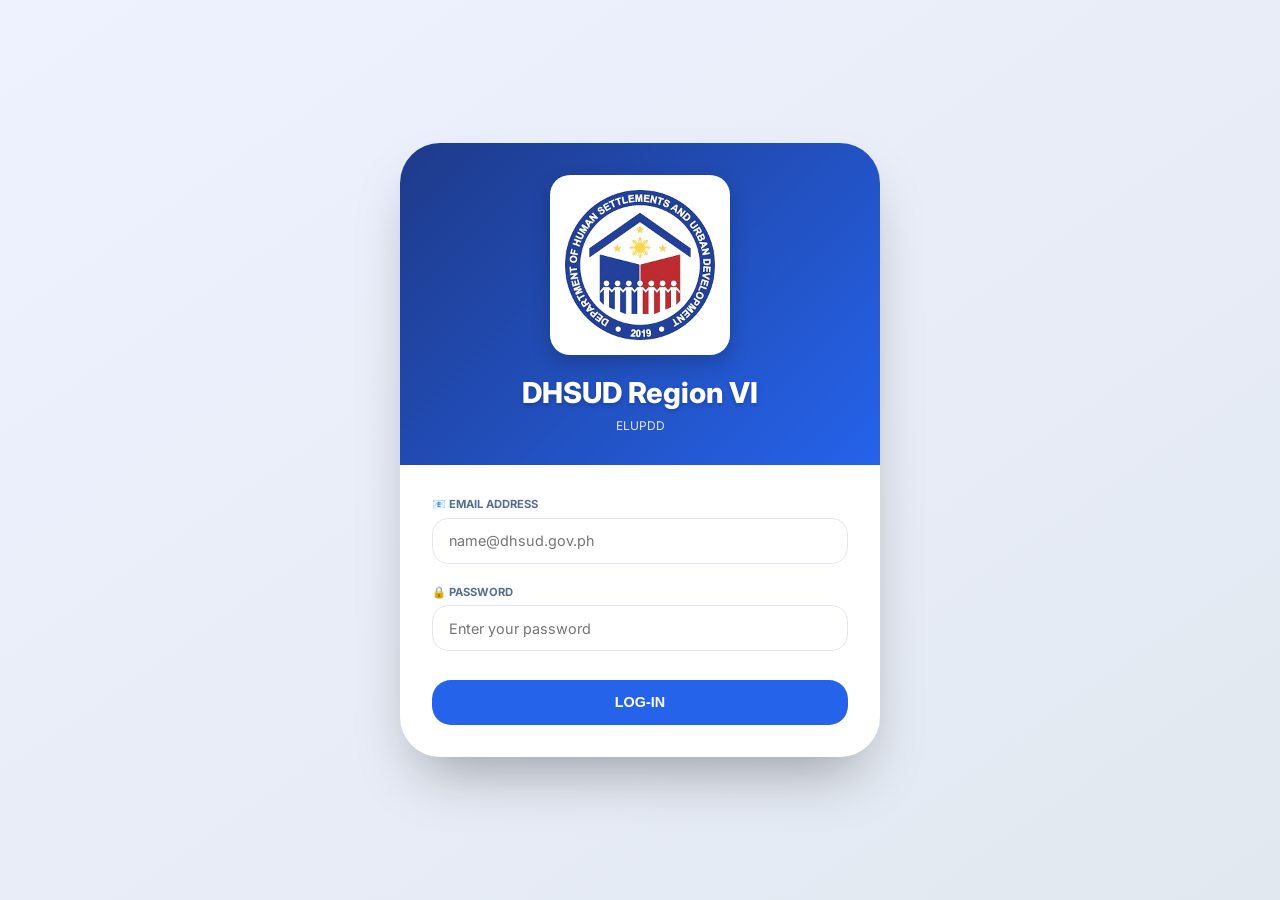
<file: admin.html>
<!DOCTYPE html>
<html lang="en">
<head>
  <meta charset="UTF-8">
  <meta name="viewport" content="width=device-width, initial-scale=1.0, user-scalable=yes">
  <title>DHSUD Region VI - Admin Console | User Management (Blue)</title>
  <link href="https://fonts.googleapis.com/css2?family=Inter:opsz,wght@14..32,300;400;500;600;700;800&display=swap" rel="stylesheet">
  <style>
    /* [ADMIN STYLES - unchanged] */
    * { margin: 0; padding: 0; box-sizing: border-box; }
    body { 
	     font-family: 'Inter', sans-serif; 
		 background: #f0f4f8; 
		 min-height: 100vh; 
		 padding: 1.5rem; 
		 }
		 
    .admin-container { 
	     max-width: 1400px; 
	     margin: 0 auto; 
		 }
    
	.admin-header { 
	     background: linear-gradient(135deg, #1e3a8a 0%, #2563eb 100%); 
	     border-radius: 1.5rem; 
	     padding: 1.2rem 2rem; 
	     margin-bottom: 2rem; display: flex; 
	     justify-content: space-between; 
	     align-items: center; 
	     flex-wrap: wrap; 
		 gap: 1rem; 
		 box-shadow: 0 10px 25px -5px rgba(0,0,0,0.1);
		 }
		 		 
    .logo-area h1 { 
	     color: white; 
		 font-size: 1.4rem; 
		 font-weight: 700; 
		 }
    
	.logo-area p { 
	     color: rgba(255,255,255,0.7); font-size: 0.7rem; 
		 }
    
	.admin-badge { 
	     background: rgba(255,255,255,0.2); 
		 padding: 0.5rem 1rem; 
		 border-radius: 2rem; 
		 color: white; 
		 font-size: 0.8rem; 
		 font-weight: 500; 
		 }
		 
    .user-info { 
	     display: flex; 
		 align-items: center; 
		 gap: 1rem; 
		 background: rgba(255,255,255,0.15); 
		 padding: 0.5rem 1.2rem; 
		 border-radius: 2rem; 
		 }
    
	.user-avatar { 
	     width: 36px; 
		 height: 36px; 
		 background: #3b82f6; 
		 border-radius: 50%; 
		 display: flex; 
		 align-items: center; 
		 justify-content: center; 
		 color: white; 
		 font-weight: bold; 
		 }
		 
    .user-details {
	     color: white; 
		 font-size: 0.85rem; }
	
    .role-tag { 
	     background: #fbbf24; 
		 color: #1e293b; 
		 padding: 0.2rem 0.6rem; 
		 border-radius: 1rem; 
		 font-size: 0.7rem; 
		 font-weight: 700; 
		 }
    
	.logout-btn { 
	     background: rgba(255,255,255,0.2);
		 border: none; 
		 color: white; 
		 padding: 0.5rem 1rem; 
		 border-radius: 2rem; 
		 cursor: pointer; 
		 font-weight: 500; 
		 transition: all 0.2s; 
		 }
		 
    .logout-btn:hover { 
	     background: #ef4444; 
		 }
    
	.back-home-btn {
         background: 
		 rgba(255,255,255,0.2); 
		 border: none; 
		 color: white; 
		 padding: 0.5rem 1rem; 
		 border-radius: 2rem; 
		 cursor: pointer; 
		 font-weight: 500; 
		 transition: all 0.2s; 
		 text-decoration: none; 
		 display: inline-flex; 
		 align-items: center; 
		 gap: 0.5rem; 
		 }
		 
    .back-home-btn:hover { 
	     background: #2563eb; 
		 }
    
	.stats-grid { 
	     display: grid; 
		 grid-template-columns:repeat(auto-fit, minmax(200px, 1fr)); 
		 gap: 1rem; 
		 margin-bottom: 2rem; 
		 }
		 
    .stat-card { 
	     background: white; 
		 border-radius: 1rem; 
		 padding: 1.2rem; 
		 box-shadow: 0 1px 3px rgba(0,0,0,0.05); 
		 border: 1px solid #e2e8f0; 
		 }
		 
    .stat-title { 
	font-size: 0.7rem; 
	text-transform: uppercase; 
	color: #64748b; letter-spacing: 0.5px; 
	}
    
	.stat-number { 
	font-size: 2rem; 
	font-weight: 800; 
	color: #1e3a8a; 
	margin-top: 0.3rem; 
	}
    
	.admin-grid { 
	display: grid; 
	grid-template-columns: 1fr 1.5fr; 
	gap: 1.5rem; 
	}
	
    @media (max-width: 900px) { .admin-grid { grid-template-columns: 1fr; } }
    .card { 
	  background: white; 
	  border-radius: 1.2rem; 
	  box-shadow: 0 4px 12px rgba(0,0,0,0.05); 
	  overflow: hidden; 
	  border: 1px solid #e2e8f0; }
	  
    .card-header { 
	  background: #f8fafc; 
	  padding: 1rem 1.5rem; 
	  border-bottom: 1px solid #e2e8f0; 
	  font-weight: 700; 
	  display: flex; 
	  justify-content: space-between; 
	  align-items: center; 
	  }
	  
    .card-body { 
	  padding: 1.5rem; 
	  }
   
    .form-group { 
	  margin-bottom: 1rem; 
	  position: relative; 
	  }
	  
    .form-group label { 
	  display: block; 
	  font-size: 0.75rem; 
	  font-weight: 600; 
	  color: #475569; margin-bottom: 0.3rem; 
	  }
	  
    .form-group input, .form-group select { 
	  width: 100%; 
	  padding: 0.7rem 0.9rem; 
	  border: 1.5px solid #e2e8f0; 
	  border-radius: 0.8rem; 
	  font-family: 'Inter', sans-serif; 
	  font-size: 0.85rem; 
	  transition: all 0.2s; 
	  }
	  
    .form-group input:focus, .form-group select:focus { 
	  outline: none; 
	  border-color: #2563eb; 
	  box-shadow: 0 0 0 3px rgba(37,99,235,0.1); 
	  }
    
	.toggle-password {
      position: absolute; 
	  right: 12px; 
	  top: 32px; 
	  cursor: pointer; 
	  font-size: 1rem; 
	  background: none; 
	  border: none; 
	  color: #94a3b8; 
	  }
    
	.btn-primary { 
	  background: #2563eb; 
	  color: white; 
	  border: none; 
	  padding: 0.75rem 1.2rem; 
	  border-radius: 0.8rem; 
	  font-weight: 600; 
	  cursor: pointer; 
	  width: 100%; 
	  transition: all 0.2s; 
	  }
	  
    .btn-primary:hover { 
	  background: #1d4ed8; 
	  transform: translateY(-1px); 
	  }
    
	.users-table-container {
  	  overflow-x: auto; 
	  }
    
	.users-table { 
	  width: 100%; 
	  border-collapse: collapse; 
	  font-size: 0.8rem; 
	  }
    
	.users-table th { 
	  text-align: left; 
	  padding: 0.75rem 0.5rem; 
	  background: #f1f5f9; 
	  color: #334155; 
	  font-weight: 600; 
	  }
    
	.users-table td { 
	  padding: 0.7rem 0.5rem; 
	  border-bottom: 1px solid #e2e8f0; 
	  vertical-align: middle; 
	  }
    
	.role-badge { 
	  display: inline-block; 
	  padding: 0.2rem 0.6rem; 
	  border-radius: 2rem; 
	  font-size: 0.7rem; 
	  font-weight: 600; 
	  }
	  
    .role-admin { 
	  background: #dcfce7; 
	  color: #166534; 
	  }
    
	.role-staff { 
	  background: #dbeafe; 
	  color: #1e40af; 
	  }
    
	.role-viewer { 
	  background: #fef9c3; 
	  color: #854d0e; 
	  }
    
	.action-icons { 
	  display: flex; 
	  gap: 0.5rem; 
	  }
    
	.action-btn { 
	  background: none; 
	  border: none; 
	  cursor: pointer; 
	  font-size: 1rem; 
	  padding: 0.2rem; 
	  border-radius: 0.3rem; 
	  transition: 0.1s; 
	  }
	  
    .edit-btn { 
	  color: #2563eb; 
	  }
	  
    .edit-btn:hover { 
	  background: #dbeafe; 
	  }
    
	.delete-btn { 
	  color: #ef4444; 
	  }
    
	.delete-btn:hover { 
	  background: #fee2e2; 
	  }
    
	.toast { 
	  position: fixed; 
	  bottom: 2rem; 
	  left: 50%; 
	  transform: translateX(-50%); 
	  background: #1e293b; 
	  color: white; 
	  padding: 0.7rem 1.5rem; 
	  border-radius: 2rem; 
	  font-size: 0.8rem; 
	  z-index: 1000; 
	  animation: fadeUp 0.3s ease; 
	  white-space: nowrap; 
	  }
	
    @keyframes fadeUp { from { opacity: 0; transform: translateX(-50%) translateY(20px); } to { opacity: 1; transform: translateX(-50%) translateY(0); } }
    .toast.success { 
	  background: #166534; 
	  }
	  
    .toast.error {
      background: #b91c1c; 
	  }
	  
    .empty-row td { 
	  text-align: center; 
	  padding: 2rem; 
	  color: #94a3b8; 
	  }
	  
    .sync-status { 
	  font-size: 0.7rem;
	  margin-top: 1rem; 
	  text-align: center; 
	  color: #64748b; 
	  }
	  
    .modal-overlay { 
	  display: none; position: fixed; 
	  top: 0; left: 0; width: 100%; 
	  height: 100%; 
	  background: rgba(0,0,0,0.5); 
	  backdrop-filter: blur(4px); 
	  z-index: 2000; 
	  justify-content: center; 
	  align-items: center; 
	  }
	  
    .modal-overlay.active { 
	  display: flex; 
	  }
    
	.modal-content { 
	  background: white; 
	  border-radius: 1.5rem; 
	  max-width: 500px; 
	  width: 90%; 
	  padding: 1.5rem; 
	  animation: modalSlideIn 0.2s ease; 
	  }
	  
    @keyframes modalSlideIn { from { opacity: 0; transform: translateY(-20px); } to { opacity: 1; transform: translateY(0); } }
    .modal-header { 
	  display: flex; 
	  justify-content: space-between; 
	  align-items: center; 
	  margin-bottom: 1.2rem; 
	  padding-bottom: 0.8rem; 
	  border-bottom: 2px solid #eef2ff; 
	  }
	  
    .modal-header h3 { 
	  font-size: 1.2rem; 
	  font-weight: 700; 
	  color: #0f172a; 
	  }
	  
    .close-modal { 
	  background: none; 
	  border: none; 
	  font-size: 1.5rem; 
	  cursor: pointer;
	  color: #94a3b8; 
	  }
	  
    .close-modal:hover { 
	  color: #ef4444; 
	  }
	  
    .modal-footer { 
	  display: flex; 
	  gap: 0.8rem; 
	  margin-top: 1.5rem; 
	  }
	  
    .modal-footer button { 
	  flex: 1; 
	  padding: 0.7rem; 
	  border-radius: 0.8rem; 
	  font-weight: 600; 
	  cursor: pointer; 
	  border: none; 
	  }
	  
    .modal-save-btn { 
	  background: #2563eb; 
	  color: white; 
	  }
	  
    .modal-save-btn:hover {
   	  background: #1d4ed8; 
	  }
	  
    .modal-cancel-btn { 
	  background: #f1f5f9; 
	  color: #475569; 
	  }
	  
    .readonly-field {
 	  background: #f1f5f9; 
	  color: #64748b; 
	  cursor: not-allowed; 
	  }
	  
    .header-actions { 
	  display: flex; 
	  gap: 1rem; 
	  align-items: center; 
	  }
	  
    .two-column-layout { 
	  display: flex; 
	  gap: 2rem; 
	  align-items: flex-start; 
	  flex-wrap: wrap;
	  }
	  
    .create-user-card { 
	  flex: 1; 
	  min-width: 380px; 
	  }
	  
    .registered-users-card { 
	  flex: 1.5; 
	  min-width
: 500px; 
	  }
	  
    @media (max-width: 1000px) { .two-column-layout { flex-direction: column; } .create-user-card, .registered-users-card { min-width: auto; width: 100%; } }
    
    /* Header styles matching SZC.html */
	
    header { 
	  background: white; 
	  border-bottom: 1px solid #eef2ff; 
	  position: sticky; 
	  top: 0; z-index: 100; 
	  backdrop-filter: blur(8px); 
	  background: rgba(255,255,255,0.96); 
	   }
	
    .navbar { 
	  display: flex; 
	  justify-content: space-between; 
	  align-items: center; 
	  padding: 1rem 0; 
	  flex-wrap: wrap; 
	  gap: 1rem; 
	  }
	  
    .logo-area-header { 
	  display: flex; 
	  align-items: center; 
	  gap: 16px; 
	  }
	  
    .header-logo-img { 
	  height: 42px; 
	  background: #f1f5f9; 
	  padding: 4px 16px; 
	  border-radius: 40px; 
	  display: inline-flex; 
	  align-items: center; 
	  gap: 10px; 
	  font-weight: 600; 
	  font-size: 0.95rem; 
	  color: #1e3a8a; 
	  }
	  
    .header-logo-img img { 
	  height: 32px; 
	  width: auto; 
	  }
	  
    .nav-links { 
	  display: flex; 
	  align-items: center; 
	  gap: 1.2rem; 
	  flex-wrap: wrap; 
	  margin-left: auto; 
	  }
	  
    .nav-links a { 
	  text-decoration: none; 
	  color: #334155; 
	  font-weight: 500; 
	  font-size: 0.9rem; 
	  transition: 0.2s; 
	  }
	  
    .nav-links a:hover { 
	  color: #2563eb; 
	  }
	  
    .dropdown { 
	  position: relative; 
	  display: inline-block; 
	  }
	  
    .dropbtn { 
	  background: none; 
	  border: none; 
	  font-weight: 500; 
	  font-size: 0.9rem; 
	  color: #334155; 
	  cursor: pointer; 
	  font-family: inherit; 
	  padding: 0.4rem 0; 
	  }
	  
    .dropdown-content { 
	  display: none; 
	  position: absolute; 
	  background: white; 
	  min-width: 220px; 
	  box-shadow: 0 12px 28px rgba(0,0,0,0.1); 
	  border-radius: 16px; z-index: 1000; 
	  top: 30px; left: 0; 
	  border: 1px solid #eef2ff; 
	  padding: 0.3rem 0; 
	  }
	  
    .dropdown-content a { 
	  display: block; 
	  padding: 0.7rem 1.2rem; 
	  color: #1e293b; 
	  font-size: 0.8rem; 
	  text-decoration: none; 
	  }
	  
    .dropdown-content a:hover { 
	  background: #eff6ff; 
	  }
	  
    .dropdown.open .dropdown-content { 
	  display: block; 
	  }
	  
    .dropdown-submenu { 
	  position: relative; 
	  }
	  
    .submenu-trigger { 
	  background: none; 
	  border: none; 
	  width: 100%; 
	  text-align: left; 
	  padding: 0.7rem 1.2rem; 
	  font-size: 0.8rem; 
	  font-weight: 500; 
	  color: #1e293b; 
	  cursor: pointer; 
	  display: flex; 
	  justify-content: space-between; 
	  align-items: center; 
	  font-family: inherit; 
	  }
	  
    .submenu-trigger:hover { 
	  background: #eff6ff; 
	  }
	  
    .arrow-right { 
	  font-size: 0.7rem; 
	  margin-left: 1rem; 
	  }
	  
    .submenu-content { 
	  display: none; 
	  position: absolute; 
	  left: 100%; 
	  top: 0; 
	  background: white; 
	  min-width: 180px; 
	  box-shadow: 0 12px 28px rgba(0,0,0,0.1);
	  border-radius: 16px; 
	  border: 1px solid #eef2ff; 
	  z-index: 1001; 
	  padding: 0.3rem 0; 
	  }
	  
    .dropdown-submenu.open .submenu-content { 
	  display: block; 
	  }
	  
    .user-menu { 
	  display: flex; 
	  align-items: center; 
	  gap: 0.5rem; 
	  background: #f1f5f9; 
	  padding: 0.3rem 0.8rem 0.3rem 1rem; 
	  border-radius: 60px; 
	  cursor: pointer; 
	  position: relative; 
	  }
	  
    .user-avatar { 
	  width: 32px; 
	  height: 32px; 
	  background: #2563eb; 
	  border-radius: 50%; 
	  display: flex; 
	  align-items: center; 
	  justify-content: center; 
	  color: white; 
	  font-weight: 700; 
	  }
	  
    .login-prompt { 
	  background: #f1f5f9; 
	  padding: 0.3rem 1rem; 
	  border-radius: 40px; 
	  cursor: pointer; 
	  font-size: 0.85rem; 
	  font-weight: 500; 
	  }
	  
    .role-badge-header { 
	  background: #e2e8f0; 
	  padding: 0.2rem 0.6rem; 
	  border-radius: 20px; 
	  font-size: 0.65rem; 
	  font-weight: 600; 
	  margin-left: 0.5rem; 
	  }
	  
	  
    .role-badge-header.admin { 
	  background: #dcfce7; 
	  color: #166534; 
	  }
	  
    .role-badge-header.staff { 
	  background: #dbeafe; 
	  color: #1e40af; 
	  }
	  
    .btn-outline { 
	  border: 1.5px solid #2563eb; 
	  border-radius: 40px; 
	  padding: 6px 18px; 
	  background: transparent; 
	  color: #2563eb; 
	  font-weight: 600; 
	  cursor: pointer; 
	  }
	  
  </style>
</head>
<body>
  <!-- NEW HEADER from SZC.html -->
  <header>
    <div class="admin-container" style="max-width: 1400px; margin: 0 auto; padding: 0 24px;">
      <div class="navbar">
        <div class="logo-area-header">
          <div class="header-logo-img">
            <img src="img/DHSUD_LOGO.png" alt="DHSUD Logo">
            <span></span> DHSUD VI - ELUPDD Integrated Database and Information System
          </div>
        </div>
          <div id="userMenuContainer"></div>
        </div>
      </div>
    </div>
  </header>

  <!-- ORIGINAL ADMIN CONTENT (unchanged) -->
  <div class="admin-container">
    <div class="admin-header">
      <div class="logo-area">
        <h1>🏛️ DHSUD Region VI | Admin Console</h1>
        <p>User Management · Role Assignment · System Control</p>
      </div>
      <div class="header-actions">
        <a href="index.html" class="back-home-btn">🏠 Back to Home</a>
        <div class="admin-badge">👑 ADMIN ACCESS</div>
        <div class="user-info" id="userInfoDisplay">
          <div class="user-avatar" id="userAvatar">AD</div>
          <div class="user-details"><span id="adminName">Administrator</span><br><span class="role-tag" id="adminRoleBadge">Admin</span></div>
        </div>
        <button class="logout-btn" onclick="handleLogout()">🚪 Logout</button>
      </div>
    </div>
    <div class="stats-grid">
      <div class="stat-card">
        <div class="stat-title">Total Users</div>
        <div class="stat-number" id="totalUsersCount">0</div>
      </div>
      <div class="stat-card">
        <div class="stat-title">Admin Users</div>
        <div class="stat-number" id="adminCount">0</div>
      </div>
      <div class="stat-card">
        <div class="stat-title">Staff/Officer Users</div>
        <div class="stat-number" id="staffCount">0</div>
      </div>
    </div>
    <div class="two-column-layout">
      <div class="card create-user-card">
        <div class="card-header"><span>➕ Create New User Account</span><span style="font-size:0.7rem; color:#64748b;">🔒 Passwords are securely hashed</span></div>
        <div class="card-body">
          <form id="createUserForm">
            <div class="form-group"><label>👤 Full Name *</label><input type="text" id="newFullName" placeholder="e.g., Maria R. Santos" required></div>
            <div class="form-group"><label>📧 Email Address *</label><input type="email" id="newEmail" placeholder="name@dhsud.gov.ph" required></div>
            <div class="form-group"><label>🏢 Office / Division</label><input type="text" id="newOffice" placeholder="e.g., ELUPDD, Legal"></div>
            <div class="form-group">
              <label>🎭 Assign Role *</label>
              <select id="newRole">
                <option value="staff">📋 Staff/Officer (Can encode data, no user management)</option>
                <option value="admin">👑 Admin (Full access + can create accounts)</option>
              </select>
            </div>
            <div class="form-group"><label>🔒 Password (min 6 chars) *</label><input type="password" id="newPassword" placeholder="••••••" required><button type="button" class="toggle-password" onclick="togglePassword('newPassword')">👁️</button></div>
            <div class="form-group"><label>✓ Confirm Password *</label><input type="password" id="newConfirmPassword" placeholder="Confirm password" required><button type="button" class="toggle-password" onclick="togglePassword('newConfirmPassword')">👁️</button></div>
            <button type="submit" class="btn-primary">✅ Create Account</button>
          </form>
        </div>
      </div>
      <div class="card registered-users-card">
        <div class="card-header"><span>📋 Registered Users</span><button id="refreshUsersBtn" style="background:none; border:none; cursor:pointer; font-size:1rem;">🔄 Refresh</button></div>
        <div class="card-body" style="padding:0;">
          <div class="users-table-container">
            <table class="users-table">
              <thead>
                <tr><th>Name</th><th>Email</th><th>Role</th><th>Office</th><th style="width:90px">Actions</th></tr>
              </thead>
              <tbody id="usersTableBody">
                <tr class="empty-row"><td colspan="5">Loading users...</td></tr>
              </tbody>
            </table>
          </div>
          <div class="sync-status" id="syncMessage">📡 Synced with Google Sheets</div>
        </div>
      </div>
    </div>
  </div>
  <div id="editModal" class="modal-overlay">
    <div class="modal-content">
      <div class="modal-header">
        <h3>✏️ Edit User Account</h3>
        <button class="close-modal" onclick="closeEditModal()">&times;</button>
      </div>
      <form id="editUserForm">
        <input type="hidden" id="editUserId">
        <div class="form-group"><label>👤 Full Name</label><input type="text" id="editFullName" class="readonly-field" readonly></div>
        <div class="form-group"><label>📧 Email Address</label><input type="email" id="editEmail" class="readonly-field" readonly></div>
        <div class="form-group"><label>🏢 Office / Division</label><input type="text" id="editOffice" placeholder="e.g., ELUPDD, Legal"></div>
        <div class="form-group">
          <label>🎭 Role *</label>
          <select id="editRole">
            <option value="staff">📋 Staff/Officer</option>
            <option value="admin">👑 Admin</option>
          </select>
        </div>
        <div class="form-group"><label>🔒 New Password</label><input type="password" id="editPassword" placeholder="Leave blank to keep unchanged"><button type="button" class="toggle-password" onclick="togglePassword('editPassword')">👁️</button></div>
        <div class="form-group"><label>✓ Confirm New Password</label><input type="password" id="editConfirmPassword" placeholder="Confirm new password"><button type="button" class="toggle-password" onclick="togglePassword('editConfirmPassword')">👁️</button></div>
        <div class="modal-footer"><button type="button" class="modal-cancel-btn" onclick="closeEditModal()">Cancel</button><button type="submit" class="modal-save-btn">💾 Save Changes</button></div>
      </form>
    </div>
  </div>
  <script>
    const GOOGLE_SCRIPT_URL = "https://script.google.com/macros/s/AKfycbwo4bJ6qkDy7HkB4IMRu4y1E0JKHgSF9IZFilJbjeNNUdYkIfg-iv7AuZB3p6vd9Q/exec";
    let currentUsers = [];
    let currentAdminSession = null;
    
    function encodePassword(p) { return btoa(p); }
    function togglePassword(f) { let field = document.getElementById(f); field.type = field.type === "password" ? "text" : "password"; }
    function showToast(message, type = "info") {
      const existing = document.querySelector(".toast");
      if (existing) existing.remove();
      const toast = document.createElement("div");
      toast.className = `toast ${type}`;
      toast.innerHTML = message;
      document.body.appendChild(toast);
      setTimeout(() => toast.remove(), 3500);
    }
    function checkAdminSession() {
      const sessionRaw = localStorage.getItem("dhsud_session");
      if (!sessionRaw) { window.location.href = "login.html"; return false; }
      try {
        const session = JSON.parse(sessionRaw);
        if (session.role !== "admin") {
          showToast("Access Denied: Admin privileges required.", "error");
          setTimeout(() => { window.location.href = "index.html"; }, 1500);
          return false;
        }
        currentAdminSession = session;
        document.getElementById("adminName").innerText = session.fullName || session.email;
        document.getElementById("userAvatar").innerText = (session.fullName || "AD").charAt(0).toUpperCase();
        return true;
      } catch (e) { window.location.href = "login.html"; return false; }
    }
    async function fetchUsers() {
      try {
        const controller = new AbortController();
        const timeoutId = setTimeout(() => controller.abort(), 10000);
        const response = await fetch(`${GOOGLE_SCRIPT_URL}?action=get&data_type=users&_=${Date.now()}`, { signal: controller.signal });
        clearTimeout(timeoutId);
        if (response.ok) {
          const data = await response.json();
          let users = Array.isArray(data) ? data : [];
          users = users.map(u => ({ id: u.id, fullName: u.fullName || u.fullname || "User", email: (u.email || "").toLowerCase(), password: u.password || "", office: u.office || "ELUPDD", role: u.role || "viewer" }));
          localStorage.setItem("dhsud_users_v2", JSON.stringify(users));
          currentUsers = users;
          document.getElementById("syncMessage").innerHTML = "✅ Synced with Google Sheets";
          return users;
        } else throw new Error();
      } catch (error) {
        console.error("Fetch error:", error);
        const cached = localStorage.getItem("dhsud_users_v2");
        if (cached) { currentUsers = JSON.parse(cached); document.getElementById("syncMessage").innerHTML = "⚠️ Offline mode · Using cached users"; return currentUsers; }
        return [];
      }
    }
    async function addUserToBackend(userObj) {
      try {
        const formBody = new URLSearchParams();
        formBody.append("action", "add");
        formBody.append("data_type", "users");
        formBody.append("data", JSON.stringify(userObj));
        const response = await fetch(GOOGLE_SCRIPT_URL, { method: "POST", body: formBody });
        const result = await response.json();
        return result.success === true;
      } catch (e) { return false; }
    }
    async function updateUserInBackend(userId, updatedData) {
      try {
        const formBody = new URLSearchParams();
        formBody.append("action", "update");
        formBody.append("data_type", "users");
        formBody.append("id", userId);
        formBody.append("data", JSON.stringify(updatedData));
        const response = await fetch(GOOGLE_SCRIPT_URL, { method: "POST", body: formBody });
        const result = await response.json();
        return result.success === true;
      } catch (e) { return false; }
    }
    async function deleteUserFromBackend(userId) {
      try {
        const formBody = new URLSearchParams();
        formBody.append("action", "delete");
        formBody.append("data_type", "users");
        formBody.append("id", userId);
        const response = await fetch(GOOGLE_SCRIPT_URL, { method: "POST", body: formBody });
        const result = await response.json();
        return result.success === true;
      } catch (e) { return false; }
    }
    function renderUsersTable() {
      const tbody = document.getElementById("usersTableBody");
      if (!currentUsers.length) {
        tbody.innerHTML = '<tr class="empty-row"><td colspan="5">No users found. Create one!</td></tr>';
        document.getElementById("totalUsersCount").innerText = "0";
        document.getElementById("adminCount").innerText = "0";
        document.getElementById("staffCount").innerText = "0";
        return;
      }
      let adminCnt = 0, staffCnt = 0;
      const rows = currentUsers.map(user => {
        if (user.role === "admin") adminCnt++;
        else if (user.role === "staff" || user.role === "encoder") staffCnt++;
        const roleLabel = user.role === "admin" ? "👑 Admin" : (user.role === "staff" || user.role === "encoder" ? "📋 Staff/Officer" : "👁️ Viewer");
        const roleClass = user.role === "admin" ? "role-admin" : (user.role === "staff" || user.role === "encoder" ? "role-staff" : "role-viewer");
        const isSelf = currentAdminSession && currentAdminSession.email === user.email;
        return `
          <tr>
            <td><strong>${escapeHtml(user.fullName || "—")}</strong></td>
            <td>${escapeHtml(user.email)}</td>
            <td><span class="role-badge ${roleClass}">${roleLabel}</span></td>
            <td>${escapeHtml(user.office || "ELUPDD")}</td>
            <td class="action-icons">
              ${!isSelf ? `<button class="action-btn edit-btn" onclick="openEditModal('${user.id}','${escapeHtml(user.fullName)}','${escapeHtml(user.email)}','${escapeHtml(user.office || "ELUPDD")}','${user.role}')" title="Edit User">✏️</button>` : '<span style="font-size:0.7rem;color:#94a3b8;">Self</span>'}
              ${!isSelf ? `<button class="action-btn delete-btn" onclick="deleteUser('${user.id}','${escapeHtml(user.email)}')" title="Delete User">🗑️</button>` : ''}
            </td>
          </tr>`;
      }).join("");
      tbody.innerHTML = rows;
      document.getElementById("totalUsersCount").innerText = currentUsers.length;
      document.getElementById("adminCount").innerText = adminCnt;
      document.getElementById("staffCount").innerText = staffCnt;
    }
    function escapeHtml(str) { if (!str) return ""; return String(str).replace(/[&<>]/g, m => ({ "&": "&amp;", "<": "&lt;", ">": "&gt;" })[m]); }
    window.openEditModal = function(userId, fullName, email, office, role) {
      document.getElementById("editUserId").value = userId;
      document.getElementById("editFullName").value = fullName;
      document.getElementById("editEmail").value = email;
      document.getElementById("editOffice").value = office;
      document.getElementById("editRole").value = role;
      document.getElementById("editPassword").value = "";
      document.getElementById("editConfirmPassword").value = "";
      document.getElementById("editModal").classList.add("active");
    };
    function closeEditModal() { document.getElementById("editModal").classList.remove("active"); document.getElementById("editUserForm").reset(); }
    async function saveEditUser(event) {
      event.preventDefault();
      const userId = document.getElementById("editUserId").value;
      const office = document.getElementById("editOffice").value.trim();
      const role = document.getElementById("editRole").value;
      const newPassword = document.getElementById("editPassword").value;
      const confirmPassword = document.getElementById("editConfirmPassword").value;
      if (newPassword && newPassword !== confirmPassword) { showToast("Passwords do not match.", "error"); return; }
      if (newPassword && newPassword.length < 6) { showToast("Password must be at least 6 characters.", "error"); return; }
      const originalUser = currentUsers.find(u => u.id == userId);
      if (!originalUser) { showToast("User not found.", "error"); closeEditModal(); return; }
      const updatedUser = { ...originalUser, office: office || "ELUPDD", role: role };
      if (newPassword) updatedUser.password = encodePassword(newPassword);
      const saveBtn = document.querySelector("#editUserForm .modal-save-btn");
      saveBtn.innerText = "⏳ Saving...";
      saveBtn.disabled = true;
      try {
        const backendSuccess = await updateUserInBackend(userId, updatedUser);
        if (backendSuccess) {
          const index = currentUsers.findIndex(u => u.id == userId);
          if (index !== -1) currentUsers[index] = updatedUser;
          localStorage.setItem("dhsud_users_v2", JSON.stringify(currentUsers));
          renderUsersTable();
          showToast("✅ User updated successfully!", "success");
          closeEditModal();
        } else {
          showToast("⚠️ Backend update failed. Changes saved locally only.", "error");
          const index = currentUsers.findIndex(u => u.id == userId);
          if (index !== -1) currentUsers[index] = updatedUser;
          localStorage.setItem("dhsud_users_v2", JSON.stringify(currentUsers));
          renderUsersTable();
          closeEditModal();
        }
      } catch (err) { showToast("Network error.", "error"); }
      finally { saveBtn.innerText = "💾 Save Changes"; saveBtn.disabled = false; }
    }
    async function createUser(event) {
      event.preventDefault();
      const fullName = document.getElementById("newFullName").value.trim();
      const email = document.getElementById("newEmail").value.trim().toLowerCase();
      let office = document.getElementById("newOffice").value.trim();
      const role = document.getElementById("newRole").value;
      const password = document.getElementById("newPassword").value;
      const confirmPass = document.getElementById("newConfirmPassword").value;
      if (!fullName || !email || !password) { showToast("Please fill all required fields.", "error"); return; }
      if (password !== confirmPass) { showToast("Passwords do not match.", "error"); return; }
      if (password.length < 6) { showToast("Password must be at least 6 characters.", "error"); return; }
      if (currentUsers.some(u => u.email === email)) { showToast("Email already exists.", "error"); return; }
      if (!office) office = "ELUPDD";
      const encodedPassword = encodePassword(password);
      const newUser = { id: Date.now().toString(), fullName: fullName, email: email, password: encodedPassword, office: office, role: role, registeredAt: new Date().toISOString(), registeredBy: currentAdminSession.email };
      const submitBtn = document.querySelector("#createUserForm button");
      submitBtn.innerText = "⏳ Creating...";
      submitBtn.disabled = true;
      try {
        const backendSuccess = await addUserToBackend(newUser);
        if (backendSuccess) {
          currentUsers.push(newUser);
          localStorage.setItem("dhsud_users_v2", JSON.stringify(currentUsers));
          renderUsersTable();
          showToast(`✅ User "${fullName}" created! Password: "${password}"`, "success");
          document.getElementById("createUserForm").reset();
        } else {
          currentUsers.push(newUser);
          localStorage.setItem("dhsud_users_v2", JSON.stringify(currentUsers));
          renderUsersTable();
          showToast(`⚠️ Created locally. Password: "${password}"`, "info");
          document.getElementById("createUserForm").reset();
        }
      } catch (err) {
        showToast("Network error. User saved locally.", "error");
        currentUsers.push(newUser);
        localStorage.setItem("dhsud_users_v2", JSON.stringify(currentUsers));
        renderUsersTable();
      } finally { submitBtn.innerText = "✅ Create Account"; submitBtn.disabled = false; }
    }
    window.deleteUser = async function(userId, userEmail) {
      if (!confirm(`Delete user: ${userEmail}? This will also remove from Google Sheets.`)) return;
      if (currentAdminSession && currentAdminSession.email === userEmail) { showToast("Cannot delete your own account.", "error"); return; }
      const deleteBtn = event?.target;
      if (deleteBtn) { deleteBtn.innerText = "⏳"; deleteBtn.disabled = true; }
      try {
        const formBody = new URLSearchParams();
        formBody.append("action", "delete");
        formBody.append("data_type", "users");
        formBody.append("data", JSON.stringify({ id: userId.toString() }));
        const response = await fetch(GOOGLE_SCRIPT_URL, { method: "POST", body: formBody, mode: "cors" });
        const result = await response.json();
        if (result && result.success === true) {
          currentUsers = currentUsers.filter(u => u.id != userId && u.email !== userEmail);
          localStorage.setItem("dhsud_users_v2", JSON.stringify(currentUsers));
          renderUsersTable();
          showToast(`✅ User "${userEmail}" deleted successfully from Google Sheets!`, "success");
        } else {
          currentUsers = currentUsers.filter(u => u.id != userId && u.email !== userEmail);
          localStorage.setItem("dhsud_users_v2", JSON.stringify(currentUsers));
          renderUsersTable();
          showToast(`⚠️ User deleted locally only. Backend sync failed.`, "error");
        }
      } catch (error) {
        currentUsers = currentUsers.filter(u => u.id != userId && u.email !== userEmail);
        localStorage.setItem("dhsud_users_v2", JSON.stringify(currentUsers));
        renderUsersTable();
        showToast(`⚠️ User deleted locally only. Network error.`, "error");
      } finally { if (deleteBtn) { deleteBtn.innerText = "🗑️"; deleteBtn.disabled = false; } }
    };
    async function refreshData() { await fetchUsers(); renderUsersTable(); showToast("Refreshed.", "info"); }
    function handleLogout() { localStorage.removeItem("dhsud_session"); window.location.href = "login.html"; }
    async function initAdminPanel() {
      if (!checkAdminSession()) return;
      await fetchUsers();
      renderUsersTable();
      document.getElementById("refreshUsersBtn").addEventListener("click", refreshData);
      document.getElementById("createUserForm").addEventListener("submit", createUser);
      document.getElementById("editUserForm").addEventListener("submit", saveEditUser);
      document.getElementById("editModal").addEventListener("click", (e) => { if (e.target === document.getElementById("editModal")) closeEditModal(); });
    }
    initAdminPanel();
	
	
	
  </script>
</body>
</html>
</file>
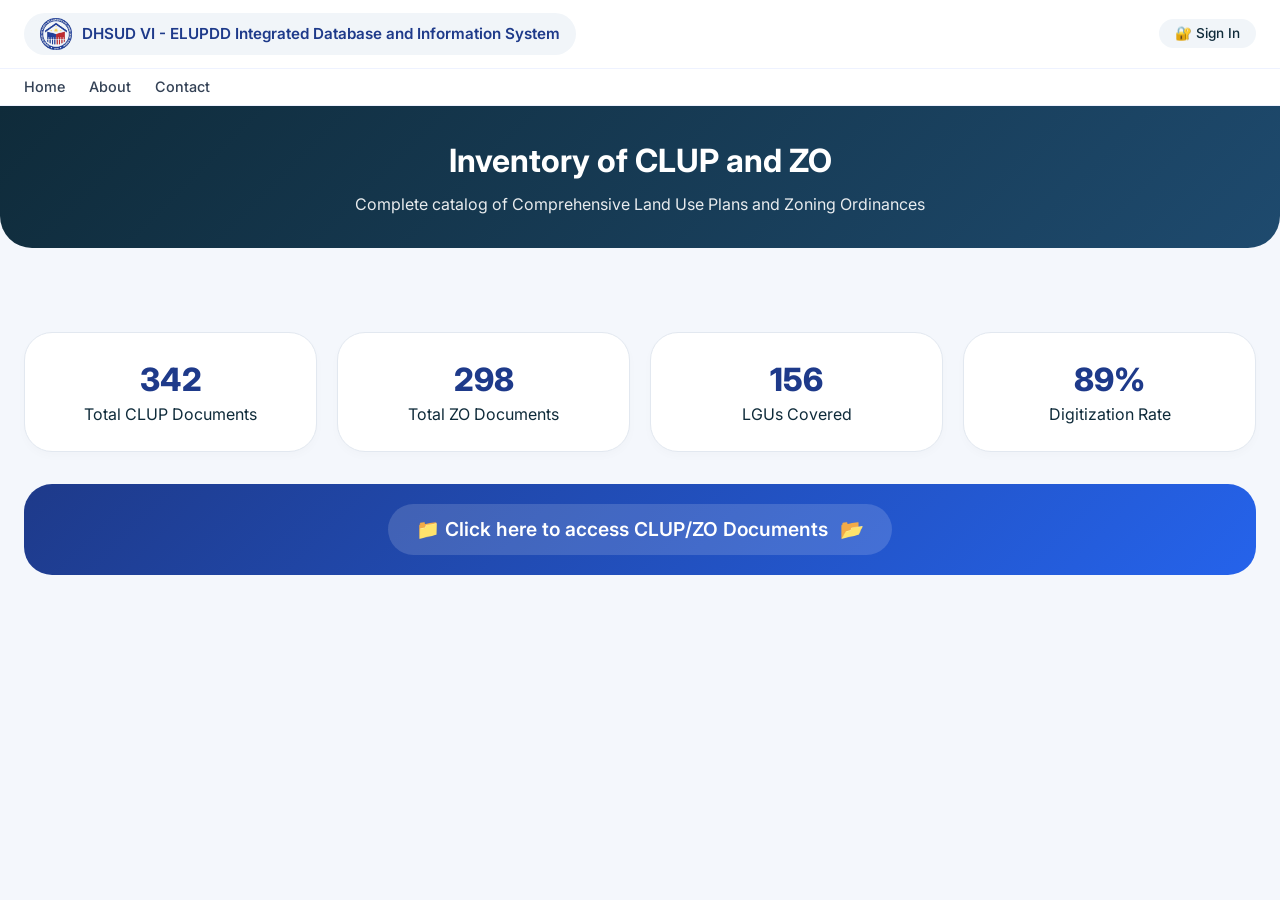
<file: inventory.html>
<!DOCTYPE html>
<html lang="en">
<head>
  <meta charset="UTF-8">
  <meta name="viewport" content="width=device-width, initial-scale=1.0, user-scalable=yes">
  <title>DHSUD - LGU Management Suite (Blue)</title>
  <link href="https://fonts.googleapis.com/css2?family=Inter:opsz,wght@14..32,300;400;500;600;700&display=swap" rel="stylesheet">
  <style>
    * {
      margin: 0;
      padding: 0;
      box-sizing: border-box;
    }
    body {
      font-family: "Inter", sans-serif;
      background: #f4f7fc;
      color: #0f2b3a;
      line-height: 1.45;
    }
    .container {
      max-width: 1400px;
      margin: 0 auto;
      padding: 0 24px;
    }
    header {
      background: white;
      border-bottom: 1px solid #eef2ff;
      position: sticky;
      top: 0;
      z-index: 100;
      backdrop-filter: blur(8px);
      background: rgba(255, 255, 255, 0.96);
    }
    .top-bar {
      display: flex;
      justify-content: space-between;
      align-items: center;
      padding: 0.8rem 0;
      flex-wrap: wrap;
      gap: 1rem;
    }
    .logo-area-header {
      display: flex;
      align-items: center;
      gap: 16px;
    }
    .header-logo-img {
      height: 42px;
      background: #f1f5f9;
      padding: 4px 16px;
      border-radius: 40px;
      display: inline-flex;
      align-items: center;
      gap: 10px;
      font-weight: 600;
      font-size: 0.95rem;
      color: #1e3a8a;
      white-space: nowrap;
    }
    .header-logo-img img {
      height: 32px;
      width: auto;
    }
    .nav-right {
      display: flex;
      align-items: center;
      gap: 1rem;
    }
    .user-menu {
      display: flex;
      align-items: center;
      gap: 0.5rem;
      background: #f1f5f9;
      padding: 0.3rem 0.8rem 0.3rem 1rem;
      border-radius: 60px;
      cursor: pointer;
      position: relative;
    }
    .user-avatar {
      width: 32px;
      height: 32px;
      background: #2563eb;
      border-radius: 50%;
      display: flex;
      align-items: center;
      justify-content: center;
      color: white;
      font-weight: 700;
    }
    .login-prompt {
      background: #f1f5f9;
      padding: 0.3rem 1rem;
      border-radius: 40px;
      cursor: pointer;
      font-size: 0.85rem;
      font-weight: 500;
    }
    .role-badge-header {
      background: #e2e8f0;
      padding: 0.2rem 0.6rem;
      border-radius: 20px;
      font-size: 0.65rem;
      font-weight: 600;
      margin-left: 0.5rem;
    }
    .role-badge-header.admin {
      background: #dcfce7;
      color: #166534;
    }
    .role-badge-header.staff {
      background: #dbeafe;
      color: #1e40af;
    }
    .user-dropdown-menu {
      position: absolute;
      top: 48px;
      right: 0;
      background: white;
      border-radius: 20px;
      min-width: 180px;
      box-shadow: 0 20px 35px -12px rgba(0, 0, 0, 0.15);
      border: 1px solid #eef2ff;
      overflow: hidden;
      display: none;
      z-index: 200;
    }
    .user-dropdown-item {
      padding: 0.8rem 1.2rem;
      border-bottom: 1px solid #f1f5f9;
      cursor: pointer;
      font-size: 0.8rem;
    }
    .user-dropdown-item:hover {
      background: #f8fafc;
    }
    .user-name {
      font-size: 0.8rem;
      font-weight: 500;
    }
    .nav-bottom {
      background: #ffffff;
      border-top: 1px solid #eef2ff;
      padding: 0.5rem 0;
    }
    .main-nav-links {
      display: flex;
      align-items: center;
      gap: 1.5rem;
      flex-wrap: wrap;
    }
    .main-nav-links a,
    .main-nav-links .dropdown {
      text-decoration: none;
      color: #334155;
      font-weight: 500;
      font-size: 0.9rem;
      transition: 0.2s;
    }
    .main-nav-links a:hover,
    .main-nav-links .dropbtn:hover {
      color: #2563eb;
    }
    .dropdown {
      position: relative;
      display: inline-block;
    }
    .dropbtn {
      background: none;
      border: none;
      font-weight: 500;
      font-size: 0.9rem;
      color: #334155;
      cursor: pointer;
      font-family: inherit;
      padding: 0.4rem 0;
    }
    .dropdown-content {
      display: none;
      position: absolute;
      background: white;
      min-width: 220px;
      box-shadow: 0 12px 28px rgba(0, 0, 0, 0.1);
      border-radius: 16px;
      z-index: 1000;
      top: 30px;
      left: 0;
      border: 1px solid #eef2ff;
      padding: 0.3rem 0;
    }
    .dropdown:hover .dropdown-content {
      display: block;
    }
    .dropdown-content a {
      display: block;
      padding: 0.7rem 1.2rem;
      color: #1e293b;
      font-size: 0.8rem;
      text-decoration: none;
    }
    .dropdown-content a:hover {
      background: #eff6ff;
    }
    .dropdown.open .dropdown-content {
      display: block;
    }
    .dropdown-submenu {
      position: relative;
    }
    .submenu-trigger {
      background: none;
      border: none;
      width: 100%;
      text-align: left;
      padding: 0.7rem 1.2rem;
      font-size: 0.8rem;
      font-weight: 500;
      color: #1e293b;
      cursor: pointer;
      display: flex;
      justify-content: space-between;
      align-items: center;
      font-family: inherit;
    }
    .submenu-trigger:hover {
      background: #eff6ff;
    }
    .arrow-right {
      font-size: 0.7rem;
      margin-left: 1rem;
    }
    .submenu-content {
      display: none;
      position: absolute;
      left: 100%;
      top: 0;
      background: white;
      min-width: 180px;
      box-shadow: 0 12px 28px rgba(0, 0, 0, 0.1);
      border-radius: 16px;
      border: 1px solid #eef2ff;
      z-index: 1001;
      padding: 0.3rem 0;
    }
    .dropdown-submenu:hover .submenu-content {
      display: block;
    }
    .submenu-content a {
      padding: 0.7rem 1.2rem;
    }
    .dropdown-submenu.open .submenu-content {
      display: block;
    }
    .page-header {
      background: linear-gradient(135deg, #0f2b3a 0%, #1e4a6e 100%);
      color: white;
      padding: 2rem 0;
      margin-bottom: 2rem;
      border-radius: 0 0 2rem 2rem;
      text-align: center;
    }
    .page-header h1 {
      font-size: 2rem;
      font-weight: 700;
      margin-bottom: 0.5rem;
    }
    .page-header p {
      opacity: 0.9;
      max-width: 800px;
      margin: 0 auto;
    }
    .stats-grid {
      display: grid;
      grid-template-columns: repeat(auto-fit, minmax(200px, 1fr));
      gap: 20px;
      margin: 32px 0;
    }
    .stat-card {
      background: white;
      padding: 24px;
      border-radius: 28px;
      text-align: center;
      box-shadow: 0 4px 10px rgba(0, 0, 0, 0.02);
      border: 1px solid #e2e8f0;
      transition: all 0.2s;
    }
    .stat-card:hover {
      transform: translateY(-2px);
      box-shadow: 0 12px 20px -12px rgba(0, 0, 0, 0.08);
    }
    .stat-number {
      font-size: 2rem;
      font-weight: 800;
      color: #1e3a8a;
    }
    .lgu-hyperlink {
      background: linear-gradient(135deg, #1e3a8a, #2563eb);
      border-radius: 28px;
      padding: 20px;
      margin-bottom: 30px;
      text-align: center;
    }
    .lgu-hyperlink a {
      color: white;
      font-size: 1.2rem;
      font-weight: 600;
      text-decoration: none;
      display: inline-flex;
      align-items: center;
      gap: 12px;
      padding: 12px 28px;
      background: rgba(255, 255, 255, 0.15);
      border-radius: 50px;
      transition: 0.3s;
    }
    .lgu-hyperlink a:hover {
      background: rgba(255, 255, 255, 0.25);
      transform: translateY(-2px);
    }
    .modal {
      display: none;
      position: fixed;
      z-index: 1000;
      left: 0;
      top: 0;
      width: 100%;
      height: 100%;
      background-color: rgba(0,0,0,0.5);
      backdrop-filter: blur(4px);
      justify-content: center;
      align-items: center;
    }
    .modal-content {
      background: white;
      border-radius: 32px;
      max-width: 650px;
      width: 90%;
      max-height: 85vh;
      overflow-y: auto;
      position: relative;
      margin: 0 auto;
      top: 50%;
      transform: translateY(-50%);
    }
    .modal-header {
      background: linear-gradient(135deg, #1e3a8a, #2563eb);
      color: white;
      padding: 20px 24px;
      border-radius: 32px 32px 0 0;
      display: flex;
      justify-content: space-between;
      align-items: center;
    }
    .modal-header h3 {
      font-size: 1.3rem;
      margin: 0;
    }
    .close-modal {
      color: white;
      font-size: 28px;
      font-weight: bold;
      cursor: pointer;
      transition: 0.2s;
    }
    .close-modal:hover {
      color: #94a3b8;
    }
    .modal-body {
      padding: 24px;
      max-height: 550px;
      overflow-y: auto;
    }
    .selector-group {
      margin-bottom: 20px;
    }
    .selector-group label {
      display: block;
      font-weight: 600;
      margin-bottom: 8px;
      color: #1e293b;
      font-size: 0.85rem;
    }
    .selector-group select,
    .selector-group input {
      width: 100%;
      padding: 12px;
      border: 1px solid #e2e8f0;
      border-radius: 16px;
      font-family: "Inter", sans-serif;
      background: white;
      font-size: 0.9rem;
    }
    .hidden {
      display: none;
    }
    .selected-info {
      background: #eef2ff;
      padding: 12px;
      border-radius: 20px;
      margin-bottom: 20px;
      text-align: center;
      font-weight: 500;
      color: #1e40af;
    }
    .drive-folder {
      background: #f8fafc;
      border-radius: 20px;
      padding: 16px;
      margin-bottom: 20px;
      border: 1px solid #eef2ff;
    }
    .drive-folder h4 {
      color: #0f172a;
      margin-bottom: 12px;
      display: flex;
      align-items: center;
      justify-content: space-between;
      gap: 8px;
      font-weight: 700;
    }
    .drive-doc-list {
      list-style: none;
      max-height: 300px;
      overflow-y: auto;
    }
    .drive-doc-list li {
      padding: 12px 0;
      border-bottom: 1px solid #e2e8f0;
      display: flex;
      align-items: center;
      gap: 12px;
    }
    .drive-doc-list li:last-child {
      border-bottom: none;
    }
    .drive-doc-list a {
      text-decoration: none;
      color: #2563eb;
      font-weight: 500;
      flex: 1;
      cursor: pointer;
    }
    .drive-doc-list a:hover {
      text-decoration: underline;
      color: #1e40af;
    }
    .drive-doc-list .file-icon {
      font-size: 1.2rem;
    }
    .drive-doc-list .file-size {
      font-size: 0.7rem;
      color: #94a3b8;
    }
    .google-drive-link {
      background: #eef2ff;
      border-radius: 20px;
      padding: 16px;
      margin-top: 16px;
      text-align: center;
    }
    .btn-drive {
      display: inline-block;
      background: #1e3a8a;
      color: white;
      padding: 10px 20px;
      border-radius: 40px;
      text-decoration: none;
      margin-top: 10px;
      font-size: 0.85rem;
      transition: 0.2s;
    }
    .btn-drive:hover {
      background: #2563eb;
    }
    .submit-doc-btn {
      background: #2563eb;
      color: white;
      border: none;
      padding: 12px 24px;
      border-radius: 40px;
      font-weight: 600;
      cursor: pointer;
      width: 100%;
      margin-top: 16px;
      transition: 0.2s;
    }
    .submit-doc-btn:hover {
      background: #1e3a8a;
      transform: translateY(-1px);
    }
    .note-text {
      font-size: 0.8rem;
      color: #64748b;
      margin-top: 16px;
      text-align: center;
    }
    .login-modal {
      display: none;
      position: fixed;
      top: 0;
      left: 0;
      width: 100%;
      height: 100%;
      background: rgba(0, 0, 0, 0.5);
      backdrop-filter: blur(4px);
      justify-content: center;
      align-items: center;
      z-index: 10000;
    }
    .login-modal.active {
      display: flex;
    }
    .login-modal-content {
      background: white;
      border-radius: 32px;
      max-width: 450px;
      width: 90%;
      overflow: hidden;
      animation: modalSlideIn 0.3s ease;
    }
    .login-modal-header {
      background: linear-gradient(135deg, #1e3a8a, #2563eb);
      padding: 1.5rem;
      text-align: center;
      color: white;
    }
    .login-modal-header .seal-icon {
      font-size: 2rem;
      margin-bottom: 0.5rem;
    }
    .login-modal-header h3 {
      font-size: 1.3rem;
      font-weight: 700;
    }
    .login-modal-body {
      padding: 1.5rem;
    }
    .input-group {
      margin-bottom: 1.2rem;
      position: relative;
    }
    .input-group label {
      display: block;
      font-size: 0.7rem;
      font-weight: 700;
      text-transform: uppercase;
      color: #54708f;
      margin-bottom: 0.4rem;
    }
    .input-group input {
      width: 100%;
      padding: 0.85rem 1rem;
      border: 1.5px solid #e2e8f0;
      border-radius: 1rem;
      font-size: 0.9rem;
      font-family: "Inter", sans-serif;
      padding-right: 45px;
    }
    .toggle-password {
      position: absolute;
      right: 12px;
      top: 38px;
      cursor: pointer;
      font-size: 1rem;
      background: none;
      border: none;
      color: #94a3b8;
    }
    .login-submit-btn {
      width: 100%;
      padding: 0.9rem;
      background: #2563eb;
      color: white;
      border: none;
      border-radius: 1.2rem;
      font-weight: 700;
      font-size: 0.9rem;
      cursor: pointer;
      margin-top: 0.5rem;
    }
    .login-submit-btn:hover {
      background: #1d4ed8;
      transform: translateY(-1px);
    }
    .login-modal-footer {
      border-top: 1px solid #eef2ff;
      padding: 1rem;
      text-align: center;
      font-size: 0.65rem;
      color: #94a3b8;
      background: #fafcff;
    }
    @keyframes modalSlideIn {
      from {
        opacity: 0;
        transform: scale(0.95);
      }
      to {
        opacity: 1;
        transform: scale(1);
      }
    }
    .toast-msg {
      position: fixed;
      bottom: 20px;
      right: 20px;
      background: #1e293b;
      color: white;
      padding: 10px 20px;
      border-radius: 40px;
      z-index: 9999;
      font-size: 0.8rem;
    }
    @media (max-width: 900px) {
      .stats-grid {
        gap: 16px;
      }
      .modal-content {
        max-width: 95%;
      }
    }
    .dropbtn::after {
      content: " ▾";
      font-size: 0.7rem;
      opacity: 0.6;
    }
    .dropdown:hover .dropbtn::after {
      content: " ▾";
      opacity: 1;
    }
    .upload-btn {
      background: #2563eb;
      color: white;
      border: none;
      padding: 8px 16px;
      border-radius: 40px;
      font-weight: 600;
      font-size: 0.8rem;
      cursor: pointer;
      transition: 0.2s;
      display: inline-flex;
      align-items: center;
      gap: 6px;
      white-space: nowrap;
    }
    .upload-btn:hover {
      background: #1e3a8a;
      transform: translateY(-1px);
    }
    .upload-btn:disabled {
      opacity: 0.6;
      cursor: not-allowed;
    }
    .upload-status {
      font-size: 0.75rem;
      color: #166534;
      margin-left: 8px;
    }
    .upload-progress {
      display: inline-block;
      width: 16px;
      height: 16px;
      border: 2px solid #e2e8f0;
      border-top-color: #2563eb;
      border-radius: 50%;
      animation: spin 0.8s linear infinite;
    }
    @keyframes spin {
      to { transform: rotate(360deg); }
    }
    .file-input-hidden {
      display: none;
    }
    .doc-header {
      display: flex;
      justify-content: space-between;
      align-items: center;
      flex-wrap: wrap;
      gap: 8px;
    }
    .doc-header h4 {
      margin: 0;
    }
    .upload-actions {
      display: flex;
      gap: 8px;
      align-items: center;
    }

    /* File preview modal */
    .file-preview-modal {
      display: none;
      position: fixed;
      z-index: 10000;
      left: 0;
      top: 0;
      width: 100%;
      height: 100%;
      background-color: rgba(0,0,0,0.8);
      justify-content: center;
      align-items: center;
      backdrop-filter: blur(8px);
    }
    .file-preview-modal.active {
      display: flex;
    }
    .file-preview-content {
      background: white;
      border-radius: 20px;
      max-width: 90%;
      max-height: 90%;
      width: auto;
      padding: 20px;
      position: relative;
      overflow: auto;
    }
    .file-preview-content img,
    .file-preview-content iframe {
      max-width: 100%;
      max-height: 80vh;
      border-radius: 12px;
    }
    .file-preview-content iframe {
      width: 800px;
      height: 600px;
      border: none;
    }
    .file-preview-close {
      position: absolute;
      top: 10px;
      right: 20px;
      font-size: 2rem;
      cursor: pointer;
      color: #1e293b;
      background: white;
      width: 40px;
      height: 40px;
      border-radius: 50%;
      display: flex;
      align-items: center;
      justify-content: center;
      box-shadow: 0 4px 12px rgba(0,0,0,0.15);
      transition: 0.2s;
    }
    .file-preview-close:hover {
      background: #f1f5f9;
      transform: scale(1.1);
    }
    .file-preview-name {
      font-weight: 600;
      margin-bottom: 12px;
      color: #0f172a;
      font-size: 1.1rem;
    }
    .file-preview-actions {
      margin-top: 16px;
      display: flex;
      gap: 12px;
      justify-content: center;
    }
    .file-preview-actions a {
      padding: 8px 20px;
      background: #2563eb;
      color: white;
      border-radius: 40px;
      text-decoration: none;
      font-size: 0.85rem;
      transition: 0.2s;
    }
    .file-preview-actions a:hover {
      background: #1e3a8a;
    }
    .file-preview-loading {
      text-align: center;
      padding: 40px;
      color: #94a3b8;
    }
	/* Add to your existing CSS */
.delete-mode-toggle {
    display: flex;
    align-items: center;
    gap: 10px;
    margin-bottom: 12px;
    padding: 8px 12px;
    background: #f1f5f9;
    border-radius: 12px;
}

.delete-mode-toggle label {
    font-size: 0.8rem;
    font-weight: 500;
    color: #1e293b;
    display: flex;
    align-items: center;
    gap: 8px;
    cursor: pointer;
}

.delete-mode-toggle input[type="checkbox"] {
    width: 18px;
    height: 18px;
    cursor: pointer;
    accent-color: #dc2626;
}

.delete-btn {
    background: #dc2626;
    color: white;
    border: none;
    padding: 4px 12px;
    border-radius: 20px;
    font-size: 0.7rem;
    font-weight: 600;
    cursor: pointer;
    transition: 0.2s;
    display: none;
    align-items: center;
    gap: 4px;
}

.delete-btn:hover {
    background: #b91c1c;
    transform: scale(1.05);
}

.delete-btn.visible {
    display: inline-flex;
}

.file-item {
    display: flex;
    align-items: center;
    gap: 12px;
    padding: 8px 0;
    border-bottom: 1px solid #e2e8f0;
    transition: 0.2s;
}

.file-item:hover {
    background: #f8fafc;
    padding-left: 8px;
    border-radius: 8px;
}

.file-item .file-info {
    flex: 1;
    display: flex;
    align-items: center;
    gap: 12px;
}

.file-item .delete-checkbox {
    display: none;
    margin-right: 8px;
}

.file-item .delete-checkbox.visible {
    display: block;
}

.file-item .delete-checkbox input[type="checkbox"] {
    width: 16px;
    height: 16px;
    cursor: pointer;
    accent-color: #dc2626;
}

.file-item.deleting {
    opacity: 0.5;
    pointer-events: none;
}

.bulk-delete-bar {
    display: none;
    align-items: center;
    justify-content: space-between;
    padding: 10px 16px;
    background: #fef2f2;
    border-radius: 12px;
    margin-bottom: 12px;
    border: 1px solid #fecaca;
}

.bulk-delete-bar.visible {
    display: flex;
}

.bulk-delete-bar .selected-count {
    font-size: 0.85rem;
    font-weight: 500;
    color: #991b1b;
}

.bulk-delete-btn {
    background: #dc2626;
    color: white;
    border: none;
    padding: 6px 16px;
    border-radius: 20px;
    font-weight: 600;
    font-size: 0.8rem;
    cursor: pointer;
    transition: 0.2s;
}

.bulk-delete-btn:hover {
    background: #b91c1c;
}

.bulk-delete-btn:disabled {
    opacity: 0.5;
    cursor: not-allowed;
}

/* Make modal bigger */
.modal-content {
    max-width: 900px !important;
    width: 95% !important;
    max-height: 90vh !important;
}

.modal-body {
    max-height: 70vh !important;
}

/* Responsive adjustments */
@media (max-width: 768px) {
    .modal-content {
        max-width: 98% !important;
        width: 98% !important;
    }
    
    .bulk-delete-bar {
        flex-direction: column;
        gap: 8px;
        text-align: center;
    }
}
	
  </style>
</head>
<body>
  <header>
    <div class="container" style="max-width: 1400px; margin: 0 auto; padding: 0 24px;">
      <div class="top-bar">
        <div class="logo-area-header">
          <div class="header-logo-img">
            <img src="img/DHSUD_LOGO.png" alt="DHSUD Logo">
            <span>DHSUD VI - ELUPDD Integrated Database and Information System</span>
          </div>
        </div>
        <div class="nav-right" id="userMenuContainer"></div>
      </div>
    </div>
    <div class="nav-bottom">
      <div class="container" style="max-width: 1400px; margin: 0 auto; padding: 0 24px;">
        <div class="main-nav-links" id="mainNavContainer"></div>
      </div>
    </div>
  </header>

  <div class="page-header">
    <div class="container">
      <h1>Inventory of CLUP and ZO</h1>
      <p>Complete catalog of Comprehensive Land Use Plans and Zoning Ordinances</p>
    </div>
  </div>

  <section style="padding: 20px 0 60px;">
    <div class="container">
      <div class="stats-grid">
        <div class="stat-card"><div class="stat-number">342</div><div>Total CLUP Documents</div></div>
        <div class="stat-card"><div class="stat-number">298</div><div>Total ZO Documents</div></div>
        <div class="stat-card"><div class="stat-number">156</div><div>LGUs Covered</div></div>
        <div class="stat-card"><div class="stat-number">89%</div><div>Digitization Rate</div></div>
      </div>
      <div class="lgu-hyperlink"><a href="#" id="lguHyperlinkBtn">📁 Click here to access CLUP/ZO Documents <span style="font-size:1.2rem;">📂</span></a></div>
    </div>
  </section>

  <div id="documentModal" class="modal">
    <div class="modal-content">
      <div class="modal-header">
        <h3>📂 CLUP/ZO Documents Viewer</h3>
        <span class="close-modal">&times;</span>
      </div>
      <div class="modal-body">
        <div class="selector-group">
          <label>🏛️ Select Province:</label>
          <select id="provinceSelect">
            <option value="">-- Select Province --</option>
            <option value="Aklan">AKLAN</option>
            <option value="Antique">ANTIQUE</option>
            <option value="Capiz">CAPIZ</option>
            <option value="Guimaras">GUIMARAS</option>
            <option value="Iloilo">ILOILO</option>
          </select>
        </div>
        <div class="selector-group" id="lguSelectorGroup" style="display:none;">
          <label>🏘️ Select Municipality/City:</label>
          <select id="lguSelect">
            <option value="">-- Select LGU --</option>
          </select>
        </div>
        <div id="selectedInfo" class="selected-info hidden">📍 Viewing documents for: <span id="selectedLocation">-</span></div>
        <div id="documentsContainer" style="display:none;">
    <!-- Delete Mode Toggle -->
    <div class="delete-mode-toggle">
        <label>
            <input type="checkbox" id="deleteModeToggle" onchange="toggleDeleteMode()">
            🗑️ Enable Delete Mode
        </label>
        <span style="font-size:0.7rem; color:#64748b;">(Check files to delete)</span>
    </div>
    
    <!-- Bulk Delete Bar -->
    <div class="bulk-delete-bar" id="bulkDeleteBar">
        <span class="selected-count" id="selectedCount">0 files selected</span>
        <button class="bulk-delete-btn" id="bulkDeleteBtn" onclick="confirmBulkDelete()" disabled>
            🗑️ Delete Selected
        </button>
    </div>
    
    <div class="drive-folder">
        <div class="doc-header">
            <h4>📁 CLUP Documents</h4>
            <div class="upload-actions">
                <button class="upload-btn" id="uploadClupBtn" onclick="triggerUpload('clup')">📤 Upload</button>
                <span id="clupUploadStatus" class="upload-status"></span>
            </div>
        </div>
        <input type="file" id="clupFileInput" class="file-input-hidden" accept=".pdf,.doc,.docx,.jpg,.jpeg,.png" multiple onchange="handleFileUpload('clup', this)">
        <ul class="drive-doc-list" id="clupDocList"><li>Select a province and LGU first</li></ul>
    </div>
    <div class="drive-folder">
        <div class="doc-header">
            <h4>⚖️ ZO Documents</h4>
            <div class="upload-actions">
                <button class="upload-btn" id="uploadZoBtn" onclick="triggerUpload('zo')">📤 Upload</button>
                <span id="zoUploadStatus" class="upload-status"></span>
            </div>
        </div>
        <input type="file" id="zoFileInput" class="file-input-hidden" accept=".pdf,.doc,.docx,.jpg,.jpeg,.png" multiple onchange="handleFileUpload('zo', this)">
        <ul class="drive-doc-list" id="zoDocList"><li>Select a province and LGU first</li></ul>
    </div>
    <div class="drive-folder">
        <div class="doc-header">
            <h4>📊 Supporting Documents</h4>
            <div class="upload-actions">
                <button class="upload-btn" id="uploadSupportingBtn" onclick="triggerUpload('supporting')">📤 Upload</button>
                <span id="supportingUploadStatus" class="upload-status"></span>
            </div>
        </div>
        <input type="file" id="supportingFileInput" class="file-input-hidden" accept=".pdf,.doc,.docx,.jpg,.jpeg,.png,.xls,.xlsx" multiple onchange="handleFileUpload('supporting', this)">
        <ul class="drive-doc-list" id="supportingDocList"><li>Select a province and LGU first</li></ul>
    </div>
    <div class="google-drive-link" id="googleDriveLink" style="display:none;">
        <p>📁 <strong>Access Full Google Drive Folder:</strong></p>
        <a href="https://drive.google.com/drive/folders/1arGRhomtDIU7seiDZajAO77L8noAQigV?usp=sharing" target="_blank" class="btn-drive" id="driveFolderLink">🔗 Open CLUP/ZO Google Drive Folder</a>
    </div>
</div>
        <div id="requestFormContainer" style="display:none;">
          <form id="documentRequestForm" onsubmit="return submitDocumentRequest(event)">
            <div class="selector-group"><label>📝 Request Additional Document:</label><input type="text" placeholder="Enter document name you need" id="requestDocName"></div>
            <div class="selector-group"><input type="email" placeholder="Your email address" id="requestEmail"></div>
            <button type="submit" class="submit-doc-btn">📧 Request Document</button>
          </form>
        </div>
        <p class="note-text">💡 Tip: First select a Province, then choose an LGU to view documents</p>
      </div>
    </div>
  </div>

  <!-- File Preview Modal -->
  <div id="filePreviewModal" class="file-preview-modal">
    <div class="file-preview-content">
      <span class="file-preview-close" onclick="closeFilePreview()">&times;</span>
      <div class="file-preview-name" id="previewFileName">Loading...</div>
      <div id="previewContent">
        <div class="file-preview-loading">⏳ Loading file preview...</div>
      </div>
      <div class="file-preview-actions">
        <a href="#" target="_blank" id="previewDownloadLink">📥 Download</a>
        <a href="#" target="_blank" id="previewOpenLink">🔗 Open in Drive</a>
      </div>
    </div>
  </div>

  <div id="loginModal" class="login-modal">
    <div class="login-modal-content">
      <div class="login-modal-header">
        <div class="seal-icon">🏛️</div>
        <h3>DHSUD Region VI</h3>
        <p style="font-size:0.8rem; opacity:0.9;">Sign in to access your account</p>
      </div>
      <div class="login-modal-body">
        <form id="modalLoginForm" onsubmit="return handleModalLogin(event)">
          <div class="input-group">
            <label>📧 Email Address</label>
            <input type="email" id="modalLoginEmail" placeholder="name@dhsud.gov.ph" required>
          </div>
          <div class="input-group">
            <label>🔒 Password</label>
            <input type="password" id="modalLoginPassword" placeholder="Enter your password" required>
            <button type="button" class="toggle-password" onclick="toggleModalPassword()">👁️</button>
          </div>
          <button type="submit" class="login-submit-btn">→ Sign In</button>
        </form>
      </div>
      <div class="login-modal-footer">🔐 Role-Based Access: Admin | Staff/Officer</div>
    </div>
  </div>

  <script>
    // ===== UPDATE THIS WITH YOUR WEB APP URL =====
    const GOOGLE_SCRIPT_URL = "https://script.google.com/macros/s/AKfycbwo4bJ6qkDy7HkB4IMRu4y1E0JKHgSF9IZFilJbjeNNUdYkIfg-iv7AuZB3p6vd9Q/exec";
    const DRIVE_FOLDER_ID = "1arGRhomtDIU7seiDZajAO77L8noAQigV";
    let currentUser = null;

    // ===== STORAGE FOR UPLOADED FILES =====
    const uploadedFiles = {
      clup: [],
      zo: [],
      supporting: []
    };

    function escapeHtml(s) { if(!s) return ""; return String(s).replace(/[&<>]/g, m => ({'&':'&amp;','<':'&lt;','>':'&gt;'})[m]); }
    
    function showToastMessage(msg, type) { 
      let t = document.querySelector(".toast-msg"); 
      if(t) t.remove(); 
      let toast = document.createElement("div"); 
      toast.className = "toast-msg"; 
      toast.style.background = type === "error" ? "#b91c1c" : "#166534"; 
      toast.innerText = msg; 
      document.body.appendChild(toast); 
      setTimeout(() => toast.remove(), 4000); 
    }

    function checkSession() { 
      const raw = localStorage.getItem("dhsud_session"); 
      if (raw) { 
        try { 
          const s = JSON.parse(raw); 
          const diff = (new Date() - new Date(s.loggedInAt)) / (1000 * 60 * 60); 
          if (diff < 12 && s.email) { 
            currentUser = s; 
            return true; 
          } else localStorage.removeItem("dhsud_session"); 
        } catch(e) { localStorage.removeItem("dhsud_session"); } 
      } 
      currentUser = null; 
      return false; 
    }

    function getUserInitials(n) { if(!n) return "U"; let p = n.split(" "); if(p.length>=2) return (p[0][0]+p[1][0]).toUpperCase(); return n.substring(0,2).toUpperCase(); }
    function getRoleLabel(r) { if(r==="admin") return "👑 Admin"; if(r==="encoder"||r==="staff") return "📋 Staff/Officer"; return "👁️ Viewer"; }
    function getRoleClass(r) { if(r==="admin") return "admin"; if(r==="encoder"||r==="staff") return "staff"; return "viewer"; }

   function renderMainNavigation() {
    const container = document.getElementById("mainNavContainer");
    if (!container) return;
    let navHtml = `<a href="index.html">Home</a>`;
    if (currentUser) {
        navHtml += `<div class="dropdown" id="certDropdown"><button class="dropbtn">Certification</button><div class="dropdown-content"><a href="lc.html">Locational Clearance</a><a href="SZC.html">Site Zoning Certification</a></div></div>
            <div class="dropdown" id="landUseDropdown"><button class="dropbtn">Land Use Plans</button><div class="dropdown-content"><div class="dropdown-submenu" id="clupSubmenu"><button class="submenu-trigger">CLUP & ZO <span class="arrow-right">▸</span></button><div class="submenu-content"><a href="inventory.html">Inventory</a><a href="status.html">Status</a></div></div><a href="status.html">PDPFP</a></div></div>
            <a href="Techsamp.html">Technical Assistance</a>
            <a href="lgu-info.html">LGU Information</a>
            <a href="report.html">Reports</a>
            <a href="calendar.html">Calendar of Activities</a>
            <a href="issuance.html">Issuances</a>
            <a href="#about">About</a>
            <a href="#contact">Contact</a>`;
    } else { navHtml += `<a href="#about">About</a><a href="#contact">Contact</a>`; }
    container.innerHTML = navHtml;
  
  setTimeout(() => {
    document.querySelectorAll(".dropdown-submenu .submenu-trigger").forEach((trigger) => {
      trigger.addEventListener("click", (e) => {
        e.stopPropagation();
        const submenu = trigger.closest(".dropdown-submenu");
        if (submenu) submenu.classList.toggle("open");
      });
    });
    document.addEventListener("click", function (e) {
      if (!e.target.closest(".dropdown-submenu")) {
        document.querySelectorAll(".dropdown-submenu.open").forEach((s) => s.classList.remove("open"));
      }
    });
  }, 10);
}

    function renderUserMenu() {
  const container = document.getElementById("userMenuContainer"); 
  if(!container) return;
  
  if (currentUser) {
    const initials = getUserInitials(currentUser.fullName);
    const firstName = currentUser.fullName?.split(" ")[0] || "User";
    const isAdmin = currentUser.role === "admin";
    const roleLabel = getRoleLabel(currentUser.role);
    const roleClass = getRoleClass(currentUser.role);
    container.innerHTML = `<div class="user-menu" id="userMenuDropdown">
      <div class="user-avatar">${initials}</div>
      <span class="user-name">${escapeHtml(firstName)}</span>
      <span class="role-badge-header ${roleClass}">${roleLabel}</span>
      <span style="font-size:0.7rem;">▼</span>
      <div class="user-dropdown-menu">
        <div class="user-dropdown-item">👤 ${escapeHtml(currentUser.email)}</div>
        <div class="user-dropdown-item">🏢 ${escapeHtml(currentUser.office||"ELUPDD")}</div>
        ${isAdmin ? `<div class="user-dropdown-item" id="adminConsoleLink">⚙️ Manage Users (Admin Panel)</div>` : ""}
        <div class="user-dropdown-item" id="logoutDropdownBtn" style="color:#dc2626;">🚪 Sign Out</div>
      </div>
    </div>`;
    
    const userDiv = document.getElementById("userMenuDropdown");
    if (userDiv) { 
      userDiv.addEventListener("click", (e) => { 
        e.stopPropagation(); 
        const menu = userDiv.querySelector(".user-dropdown-menu"); 
        if(menu) menu.style.display = menu.style.display === "block" ? "none" : "block"; 
      }); 
      document.addEventListener("click", () => { 
        const menu = userDiv.querySelector(".user-dropdown-menu"); 
        if(menu) menu.style.display = "none"; 
      }); 
    }
    
    if (isAdmin) { 
      const adminBtn = document.getElementById("adminConsoleLink"); 
      if(adminBtn) adminBtn.addEventListener("click", () => window.location.href = "admin.html"); 
    }
    
    const logoutBtn = document.getElementById("logoutDropdownBtn");
    if(logoutBtn) logoutBtn.addEventListener("click", () => { 
      localStorage.removeItem("dhsud_session"); 
      showToastMessage("Logged out successfully.", "info"); 
      setTimeout(() => window.location.href = "login.html", 700); 
    });
  } else {
    // Show login prompt when not logged in
    container.innerHTML = `<div class="login-prompt" onclick="openLoginModal()">🔐 Sign In</div>`;
  }
}

    function openLoginModal() { document.getElementById("loginModal").classList.add("active"); }
    function toggleModalPassword() { let pwd = document.getElementById("modalLoginPassword"); pwd.type = pwd.type === "password" ? "text" : "password"; }
    
    async function handleModalLogin(e) {
      e.preventDefault();
      const email = document.getElementById("modalLoginEmail").value.trim().toLowerCase();
      const password = document.getElementById("modalLoginPassword").value;
      const btn = e.submitter; const originalText = btn.innerHTML;
      btn.innerHTML = "⏳ Authenticating..."; btn.disabled = true;
      try {
        const resp = await fetch(`${GOOGLE_SCRIPT_URL}?action=get&data_type=users&_=${Date.now()}`);
        const users = await resp.json();
        const user = users.find(u => u.email?.toLowerCase() === email);
        if (!user) { showToastMessage("Account not found.", "error"); btn.innerHTML = originalText; btn.disabled = false; return false; }
        const encodedPassword = btoa(password);
        if (user.password === encodedPassword) {
          const session = { userId: user.id, email: user.email, fullName: user.fullName, office: user.office || "ELUPDD", role: user.role, loggedInAt: new Date().toISOString() };
          localStorage.setItem("dhsud_session", JSON.stringify(session));
          showToastMessage(`Welcome ${user.fullName?.split(" ")[0] || ""}!`, "success");
          document.getElementById("loginModal").classList.remove("active");
          setTimeout(() => window.location.reload(), 1000);
        } else { showToastMessage("Invalid password.", "error"); }
      } catch(error) { showToastMessage("Connection error. Please try again.", "error"); }
      finally { btn.innerHTML = originalText; btn.disabled = false; }
      return false;
    }

    // ===== FILE PREVIEW FUNCTIONS =====
    function openFilePreview(fileName, fileUrl) {
      const modal = document.getElementById('filePreviewModal');
      const nameEl = document.getElementById('previewFileName');
      const contentEl = document.getElementById('previewContent');
      const downloadLink = document.getElementById('previewDownloadLink');
      const openLink = document.getElementById('previewOpenLink');
      
      nameEl.textContent = fileName;
      downloadLink.href = fileUrl;
      openLink.href = fileUrl;
      
      // Show loading
      contentEl.innerHTML = '<div class="file-preview-loading">⏳ Loading file preview...</div>';
      modal.classList.add('active');
      
      // Determine file type and display preview
      const ext = fileName.split('.').pop().toLowerCase();
      const isImage = ['jpg', 'jpeg', 'png', 'gif', 'bmp', 'webp', 'svg'].includes(ext);
      const isPDF = ext === 'pdf';
      const isDoc = ['doc', 'docx', 'xls', 'xlsx', 'ppt', 'pptx'].includes(ext);
      
      if (isImage) {
        contentEl.innerHTML = `<img src="${fileUrl}" alt="${fileName}" onerror="this.style.display='none'; document.getElementById('previewError').style.display='block'">`;
      } else if (isPDF) {
        contentEl.innerHTML = `<iframe src="${fileUrl}" allowfullscreen></iframe>`;
      } else if (isDoc) {
        // For docs, use Google Docs viewer
        const viewerUrl = `https://docs.google.com/viewer?url=${encodeURIComponent(fileUrl)}&embedded=true`;
        contentEl.innerHTML = `<iframe src="${viewerUrl}" allowfullscreen></iframe>`;
      } else {
        // For other files, show download option
        contentEl.innerHTML = `
          <div style="text-align:center; padding: 40px;">
            <div style="font-size: 4rem; margin-bottom: 20px;">📄</div>
            <p style="color: #64748b;">This file type cannot be previewed directly.</p>
            <p style="color: #64748b; margin-top: 8px;">Click "Open in Drive" to view or download.</p>
          </div>
        `;
      }
    }

    function closeFilePreview() {
      document.getElementById('filePreviewModal').classList.remove('active');
    }

    // Close preview on ESC key
    document.addEventListener('keydown', function(e) {
      if (e.key === 'Escape') {
        closeFilePreview();
      }
    });

    // Close preview on click outside
    document.getElementById('filePreviewModal').addEventListener('click', function(e) {
      if (e.target === this) {
        closeFilePreview();
      }
    });

    // ===== INVENTORY CODE =====
    const modal = document.getElementById("documentModal");
    const hyperlinkBtn = document.getElementById("lguHyperlinkBtn");
    const closeBtn = document.querySelector(".close-modal");
    
    hyperlinkBtn.addEventListener("click", function(e) {
      e.preventDefault();
      modal.style.display = "block";
      document.body.style.overflow = "hidden";
      resetModalState();
    });
    closeBtn.addEventListener("click", function() {
      modal.style.display = "none";
      document.body.style.overflow = "auto";
    });
    window.addEventListener("click", function(e) {
      if (e.target === modal) {
        modal.style.display = "none";
        document.body.style.overflow = "auto";
      }
    });
    
    const provinceData = {
      Aklan: { lgus: ["Altavas","Balete","Banga","Batan","Buruanga","Ibajay","Kalibo","Lezo","Libacao","Madalag","Makato","Malay","Malinao","Nabas","New Washington","Numancia","Tangalan"], driveFolder: "https://drive.google.com/drive/folders/1X3ko9XJe_aIF2v_0Qwf4kvpK4HSrePqo?usp=sharing" },
      Antique: { lgus: ["Anini-y","Barbaza","Belison","Bugasong","Caluya","Culasi","Hamtic","Laua-an","Libertad","Pandan","Patnongon","San Jose","San Remigio","Sebaste","Sibalom","Tibiao","Tobias Fornier","Valderrama"], driveFolder: "https://drive.google.com/drive/folders/1AntiqueFolder?usp=sharing" },
      Capiz: { lgus: ["Cuartero","Dao","Dumalag","Dumarao","Ivisan","Jamindan","Ma-ayon","Mambusao","Panay","Panitan","Pilar","Pontevedra","President Roxas","Roxas City","Sapian","Sigma","Tapaz"], driveFolder: "https://drive.google.com/drive/folders/1CapizFolder?usp=sharing" },
      Guimaras: { lgus: ["Buenavista","Jordan","Nueva Valencia","San Lorenzo","Sibunag"], driveFolder: "https://drive.google.com/drive/folders/1GuimarasFolder?usp=sharing" },
      Iloilo: { lgus: ["Ajuy","Alimodian","Anilao","Badiangan","Balasan","Banate","Barotac Nuevo","Barotac Viejo","Batad","Bingawan","Cabatuan","Calinog","Carles","Concepcion","Dingle","Dueñas","Dumangas","Estancia","Guimbal","Igbaras","Iloilo City","Janiuay","Lambunao","Leganes","Lemery","Leon","Maasin","Miagao","Mina","New Lucena","Oton","Pavia","Pototan","San Dionisio","San Enrique","San Joaquin","San Miguel","San Rafael","Santa Barbara","Sara","Tigbauan","Tubungan","Zarraga"], driveFolder: "https://drive.google.com/drive/folders/1IloiloFolder?usp=sharing" }
    };
    
    const documentData = {
      Altavas: { clup: [{ name: "Altavas CLUP 2003-2012.pdf", link: "https://drive.google.com/file/d/1Xo445Gj6onPeMTkOLIpHVpoz3UaVYAFC/view?usp=drive_link" },{ name: "Altavas CLUP Updated 2015.jpeg", link: "https://drive.google.com/file/d/1uz_FQH4idjW4Ws5WfbQCWqQFiCaN_96V/view?usp=drive_link" }], zo: [{ name: "Zoning Ordinance Altavas.pdf", link: "https://drive.google.com/file/d/example/view?usp=drive_link" }], supporting: [{ name: "SP Resolution for Altavas.pdf", link: "https://drive.google.com/file/d/example2/view?usp=drive_link" }] }
    };
    
    function resetModalState() {
      document.getElementById("provinceSelect").value = "";
      document.getElementById("lguSelectorGroup").style.display = "none";
      document.getElementById("documentsContainer").style.display = "none";
      document.getElementById("requestFormContainer").style.display = "none";
      document.getElementById("selectedInfo").classList.add("hidden");
      document.getElementById("lguSelect").innerHTML = '<option value="">-- Select LGU --</option>';
      document.querySelector(".modal-header h3").innerHTML = "📂 CLUP/ZO Documents Viewer";
      // Reset uploaded files storage for the current view
      uploadedFiles.clup = [];
      uploadedFiles.zo = [];
      uploadedFiles.supporting = [];
    }
    
    const provinceSelect = document.getElementById("provinceSelect");
    const lguSelect = document.getElementById("lguSelect");
    const lguSelectorGroup = document.getElementById("lguSelectorGroup");
    const documentsContainer = document.getElementById("documentsContainer");
    const requestFormContainer = document.getElementById("requestFormContainer");
    const selectedInfo = document.getElementById("selectedInfo");
    const selectedLocationSpan = document.getElementById("selectedLocation");
    
    provinceSelect.addEventListener("change", function() {
      const p = this.value;
      if (p === "") {
        lguSelectorGroup.style.display = "none";
        documentsContainer.style.display = "none";
        requestFormContainer.style.display = "none";
        selectedInfo.classList.add("hidden");
        return;
      }
      lguSelectorGroup.style.display = "block";
      lguSelect.innerHTML = '<option value="">-- Select LGU --</option>';
      const lgus = provinceData[p]?.lgus || [];
      lgus.forEach(l => {
        const opt = document.createElement("option");
        opt.value = l;
        opt.textContent = `🏘️ ${l}`;
        lguSelect.appendChild(opt);
      });
      document.querySelector(".modal-header h3").innerHTML = `📂 CLUP/ZO Documents - ${p} Province`;
    });
    
    lguSelect.addEventListener("change", function() {
    const p = provinceSelect.value;
    const l = this.value;
    if (l === "") {
        documentsContainer.style.display = "none";
        requestFormContainer.style.display = "none";
        selectedInfo.classList.add("hidden");
        return;
    }
    documentsContainer.style.display = "block";
    requestFormContainer.style.display = "block";
    selectedInfo.classList.remove("hidden");
    selectedLocationSpan.innerHTML = `${l}, ${p}`;
    const driveFolderLink = document.getElementById("driveFolderLink");
    const googleDriveLinkDiv = document.getElementById("googleDriveLink");
    const folderUrl = provinceData[p]?.driveFolder || "#";
    driveFolderLink.href = "https://drive.google.com/drive/folders/1arGRhomtDIU7seiDZajAO77L8noAQigV?usp=sharing";
    googleDriveLinkDiv.style.display = "block";
    
    // Reset uploaded files storage for the current view
    uploadedFiles.clup = [];
    uploadedFiles.zo = [];
    uploadedFiles.supporting = [];
    
    // Load documents (now async)
    loadDocumentsForLGU(l);
    
    document.getElementById("uploadClupBtn").disabled = false;
    document.getElementById("uploadZoBtn").disabled = false;
    document.getElementById("uploadSupportingBtn").disabled = false;
});
    
    async function loadDocumentsForLGU(lgu) {
    const province = provinceSelect.value;
    const folderName = `${province} - ${lgu}`;
    
    // Try to get the folder ID for this LGU
    let folderId = null;
    try {
        const folderResponse = await fetch(`${GOOGLE_SCRIPT_URL}?action=createFolder&folderName=${encodeURIComponent(folderName)}&parentFolderId=${DRIVE_FOLDER_ID}`);
        const folderResult = await folderResponse.json();
        if (folderResult.success) {
            folderId = folderResult.folderId;
        }
    } catch (error) {
        console.log('Could not get folder:', error);
    }
    
    // Fetch existing files from Drive
    let driveFiles = [];
    if (folderId) {
        try {
            const fileResponse = await fetch(`${GOOGLE_SCRIPT_URL}?action=getFolderFiles&folderId=${encodeURIComponent(folderId)}`);
            const fileResult = await fileResponse.json();
            if (fileResult.success) {
                driveFiles = fileResult.files || [];
            }
        } catch (error) {
            console.log('Could not fetch files:', error);
        }
    }
    
    // Separate files by type
    const clupDriveFiles = driveFiles.filter(f => f.name.includes('CLUP_'));
    const zoDriveFiles = driveFiles.filter(f => f.name.includes('ZO_'));
    const supportingDriveFiles = driveFiles.filter(f => !f.name.includes('CLUP_') && !f.name.includes('ZO_'));
    
    // Load CLUP documents (only uploaded files)
    const clupList = document.getElementById("clupDocList");
    let clupItems = [];
    
    clupDriveFiles.forEach(f => {
        clupItems.push({
            name: f.name,
            link: f.url,
            isUploaded: true,
            isStatic: false,
            fileId: f.id
        });
    });
    
    renderFileList(clupList, clupItems);
    
    // Load ZO documents (only uploaded files)
    const zoList = document.getElementById("zoDocList");
    let zoItems = [];
    
    zoDriveFiles.forEach(f => {
        zoItems.push({
            name: f.name,
            link: f.url,
            isUploaded: true,
            isStatic: false,
            fileId: f.id
        });
    });
    
    renderFileList(zoList, zoItems);
    
    // Load Supporting documents (only uploaded files)
    const supList = document.getElementById("supportingDocList");
    let supItems = [];
    
    supportingDriveFiles.forEach(f => {
        supItems.push({
            name: f.name,
            link: f.url,
            isUploaded: true,
            isStatic: false,
            fileId: f.id
        });
    });
    
    renderFileList(supList, supItems);
}
    
    function renderFileList(listElement, items) {
    if (items.length === 0) {
        listElement.innerHTML = '<li>No documents available</li>';
        return;
    }
    
    listElement.innerHTML = items.map(item => {
        let badge = '';
        let deleteCheckbox = '';
        
        if (item.isUploaded && item.fileId) {
            badge = ' <span style="font-size:0.6rem; color:#166534; background:#dcfce7; padding:2px 8px; border-radius:12px; margin-left:6px;">⬆ Uploaded</span>';
            
            // Delete checkbox (only for uploaded files)
            deleteCheckbox = `
                <span class="delete-checkbox">
                    <input type="checkbox" onchange="toggleFileSelection('${item.fileId}', this)">
                </span>
            `;
        } else if (item.isStatic) {
            badge = ' <span style="font-size:0.6rem; color:#1e40af; background:#dbeafe; padding:2px 8px; border-radius:12px; margin-left:6px;">📎 Default</span>';
        }
        
        return `<li class="file-item">
            ${deleteCheckbox}
            <span class="file-info">
                <span class="file-icon">📄</span>
                <a href="javascript:void(0)" onclick="openFilePreview('${escapeHtml(item.name)}', '${item.link}')">${escapeHtml(item.name)}</a>
                ${badge}
                ${item.isUploaded && item.fileId ? `<button class="delete-btn visible" onclick="deleteSingleFile('${item.fileId}', '${escapeHtml(item.name)}', this)">🗑️</button>` : ''}
            </span>
        </li>`;
    }).join('');
    
    // If delete mode was enabled, reapply visibility
    if (deleteModeEnabled) {
        document.querySelectorAll('.delete-checkbox').forEach(el => {
            el.classList.add('visible');
        });
        document.getElementById('bulkDeleteBar').classList.add('visible');
    }
}
    
    function getDefaultDocuments(lgu) {
      return {
        clup: [{ name: `${lgu} CLUP Document.pdf`, link: "https://drive.google.com/drive/folders/1X3ko9XJe_aIF2v_0Qwf4kvpK4HSrePqo?usp=sharing" }],
        zo: [{ name: `${lgu} Zoning Ordinance.pdf`, link: "https://drive.google.com/drive/folders/1X3ko9XJe_aIF2v_0Qwf4kvpK4HSrePqo?usp=sharing" }],
        supporting: [{ name: `${lgu} Supporting Documents.pdf`, link: "https://drive.google.com/drive/folders/1X3ko9XJe_aIF2v_0Qwf4kvpK4HSrePqo?usp=sharing" }]
      };
    }
    
    // ==================== UPLOAD FUNCTIONS ====================
    
    function triggerUpload(type) {
      const inputMap = {
        'clup': 'clupFileInput',
        'zo': 'zoFileInput',
        'supporting': 'supportingFileInput'
      };
      document.getElementById(inputMap[type]).click();
    }
    
    async function handleFileUpload(type, input) {
      const files = input.files;
      if (!files || files.length === 0) return;
      
      const province = provinceSelect.value;
      const lgu = lguSelect.value;
      
      if (!province || !lgu) {
        showToastMessage("Please select a Province and LGU first.", "error");
        input.value = '';
        return;
      }
      
      const statusSpan = document.getElementById(`${type}UploadStatus`);
      const uploadBtn = document.getElementById(`upload${type.charAt(0).toUpperCase() + type.slice(1)}Btn`);
      
      const folderName = `${province} - ${lgu}`;
      let folderId;
      
      try {
        statusSpan.innerHTML = `<span class="upload-progress"></span> Creating folder...`;
        
        // Create folder
        const folderResponse = await fetch(`${GOOGLE_SCRIPT_URL}?action=createFolder&folderName=${encodeURIComponent(folderName)}&parentFolderId=${DRIVE_FOLDER_ID}`);
        const folderResult = await folderResponse.json();
        
        if (!folderResult.success) {
          showToastMessage("Failed to create folder: " + folderResult.error, "error");
          statusSpan.innerHTML = '❌ Failed';
          input.value = '';
          return;
        }
        folderId = folderResult.folderId;
        console.log("Folder ready:", folderId);
        
      } catch (error) {
        console.error("Error:", error);
        showToastMessage("Error: " + error.message, "error");
        statusSpan.innerHTML = '❌ Error';
        input.value = '';
        return;
      }
      
      let uploadedCount = 0;
      let failedCount = 0;
      
      for (let i = 0; i < files.length; i++) {
        const file = files[i];
        statusSpan.innerHTML = `<span class="upload-progress"></span> Uploading ${file.name} (${i+1}/${files.length})...`;
        uploadBtn.disabled = true;
        
        try {
          const result = await uploadFileDirect(file, folderId, province, lgu, type);
          
          if (result.success) {
            uploadedCount++;
            // Store uploaded file info
            const fileInfo = { name: result.fileName || file.name, link: result.fileLink };
            if (type === 'clup') {
              uploadedFiles.clup.push(fileInfo);
            } else if (type === 'zo') {
              uploadedFiles.zo.push(fileInfo);
            } else if (type === 'supporting') {
              uploadedFiles.supporting.push(fileInfo);
            }
            showToastMessage(`✅ ${result.fileName || file.name} uploaded!`, "success");
          } else {
            failedCount++;
            showToastMessage(`❌ ${file.name}: ${result.error || 'Upload failed'}`, "error");
          }
        } catch (error) {
          failedCount++;
          showToastMessage(`❌ ${file.name}: ${error.message}`, "error");
        }
      }
      
      // Reload the document list to show uploaded files
      loadDocumentsForLGU(lgu);
      
      if (uploadedCount > 0 && failedCount === 0) {
        statusSpan.innerHTML = `✅ ${uploadedCount} uploaded`;
        showToastMessage(`✅ All ${uploadedCount} file(s) uploaded successfully!`, "success");
      } else if (uploadedCount > 0 && failedCount > 0) {
        statusSpan.innerHTML = `⚠️ ${uploadedCount} uploaded, ${failedCount} failed`;
        showToastMessage(`⚠️ ${uploadedCount} uploaded, ${failedCount} failed`, "error");
      } else {
        statusSpan.innerHTML = '❌ Upload failed';
        showToastMessage(`❌ All ${files.length} file(s) failed to upload`, "error");
      }
      
      uploadBtn.disabled = false;
      input.value = '';
    }
    
async function uploadFileDirect(file, folderId, province, lgu, docType) {
    return new Promise((resolve, reject) => {
        const reader = new FileReader();
        reader.onload = async function(e) {
            try {
                const base64Data = e.target.result.split(',')[1];
                const typeLabels = { 'clup': 'CLUP', 'zo': 'ZO', 'supporting': 'Supporting' };
                const fileName = `${typeLabels[docType]}_${file.name}`;
                
                // Use FormData for file upload
                const formData = new FormData();
                formData.append('action', 'upload');
                formData.append('folderId', folderId);
                formData.append('fileName', fileName);
                formData.append('fileData', base64Data);
                formData.append('mimeType', file.type || 'application/octet-stream');
                formData.append('docType', docType);
                formData.append('lgu', lgu);
                formData.append('province', province);
                
                // IMPORTANT: Make sure the URL is correct
                // For FormData POST, the URL must point to your web app
                const response = await fetch(GOOGLE_SCRIPT_URL, {
                    method: 'POST',
                    body: formData
                });
                
                // Check if response is OK
                if (!response.ok) {
                    throw new Error(`HTTP error! status: ${response.status}`);
                }
                
                // Try to parse JSON response
                let result;
                try {
                    result = await response.json();
                } catch (parseError) {
                    // If response is not JSON, get text
                    const text = await response.text();
                    console.log('Response text:', text);
                    throw new Error('Invalid JSON response: ' + text.substring(0, 200));
                }
                
                console.log('Upload response:', result);
                
                if (result.success) {
                    resolve(result);
                } else {
                    reject(new Error(result.error || 'Upload failed'));
                }
            } catch (error) {
                console.error('Upload error:', error);
                reject(error);
            }
        };
        reader.onerror = function(error) {
            console.error('FileReader error:', error);
            reject(error);
        };
        reader.readAsDataURL(file);
    });
}

// ==================== FETCH EXISTING FILES FROM DRIVE ====================
async function fetchFilesFromDrive(folderId) {
    try {
        // First, check if the folder exists
        const checkResponse = await fetch(`${GOOGLE_SCRIPT_URL}?action=getFolderFiles&folderId=${encodeURIComponent(folderId)}`);
        const result = await checkResponse.json();
        
        if (result.success && result.files) {
            return result.files;
        }
        return [];
    } catch (error) {
        console.error('Error fetching files:', error);
        return [];
    }
}

// ==================== DELETE FUNCTIONS ====================

let deleteModeEnabled = false;
let selectedFiles = new Set();

function toggleDeleteMode() {
    const checkbox = document.getElementById('deleteModeToggle');
    deleteModeEnabled = checkbox.checked;
    
    // Show/hide delete checkboxes
    document.querySelectorAll('.delete-checkbox').forEach(el => {
        el.classList.toggle('visible', deleteModeEnabled);
    });
    
    // Show/hide bulk delete bar
    document.getElementById('bulkDeleteBar').classList.toggle('visible', deleteModeEnabled);
    
    if (!deleteModeEnabled) {
        // Clear selection when disabling
        selectedFiles.clear();
        updateSelectedCount();
    }
}

function toggleFileSelection(fileId, checkbox) {
    if (checkbox.checked) {
        selectedFiles.add(fileId);
    } else {
        selectedFiles.delete(fileId);
    }
    updateSelectedCount();
}

function updateSelectedCount() {
    const count = selectedFiles.size;
    document.getElementById('selectedCount').textContent = `${count} file${count !== 1 ? 's' : ''} selected`;
    document.getElementById('bulkDeleteBtn').disabled = count === 0;
}

async function confirmBulkDelete() {
    if (selectedFiles.size === 0) {
        showToastMessage('No files selected for deletion.', 'error');
        return;
    }
    
    const confirmDelete = confirm(`Are you sure you want to delete ${selectedFiles.size} file(s)? This action cannot be undone!`);
    if (!confirmDelete) return;
    
    const bulkBtn = document.getElementById('bulkDeleteBtn');
    bulkBtn.disabled = true;
    bulkBtn.textContent = '⏳ Deleting...';
    
    let deleted = 0;
    let failed = 0;
    
    for (const fileId of selectedFiles) {
        try {
            const result = await deleteFileFromDrive(fileId);
            if (result.success) {
                deleted++;
            } else {
                failed++;
                console.error('Delete failed:', result.error);
            }
        } catch (error) {
            failed++;
            console.error('Delete error:', error);
        }
    }
    
    // Clear selection
    selectedFiles.clear();
    updateSelectedCount();
    
    // Reload documents
    const lgu = lguSelect.value;
    if (lgu) {
        await loadDocumentsForLGU(lgu);
    }
    
    bulkBtn.textContent = '🗑️ Delete Selected';
    bulkBtn.disabled = false;
    
    if (deleted > 0 && failed === 0) {
        showToastMessage(`✅ ${deleted} file(s) deleted successfully!`, 'success');
    } else if (deleted > 0 && failed > 0) {
        showToastMessage(`⚠️ ${deleted} deleted, ${failed} failed`, 'error');
    } else {
        showToastMessage(`❌ Failed to delete ${failed} file(s)`, 'error');
    }
}

async function deleteFileFromDrive(fileId) {
    try {
        const response = await fetch(`${GOOGLE_SCRIPT_URL}?action=deleteFile&fileId=${encodeURIComponent(fileId)}`);
        const result = await response.json();
        return result;
    } catch (error) {
        console.error('Delete error:', error);
        return { success: false, error: error.message };
    }
}

async function deleteSingleFile(fileId, fileName, element) {
    const confirmDelete = confirm(`Are you sure you want to delete "${fileName}"?`);
    if (!confirmDelete) return;
    
    // Show loading state
    const parentLi = element.closest('li');
    parentLi.classList.add('deleting');
    
    try {
        const result = await deleteFileFromDrive(fileId);
        if (result.success) {
            showToastMessage(`✅ "${fileName}" deleted successfully!`, 'success');
            // Reload documents
            const lgu = lguSelect.value;
            if (lgu) {
                await loadDocumentsForLGU(lgu);
            }
        } else {
            showToastMessage(`❌ Failed to delete: ${result.error}`, 'error');
            parentLi.classList.remove('deleting');
        }
    } catch (error) {
        showToastMessage(`❌ Error: ${error.message}`, 'error');
        parentLi.classList.remove('deleting');
    }
}

// ==================== INITIALIZE PAGE ====================
checkSession();
renderMainNavigation();
renderUserMenu();
console.log('Page initialized!');
</script>
</body>
</html>

  </script>
</body>
</html>
</file>
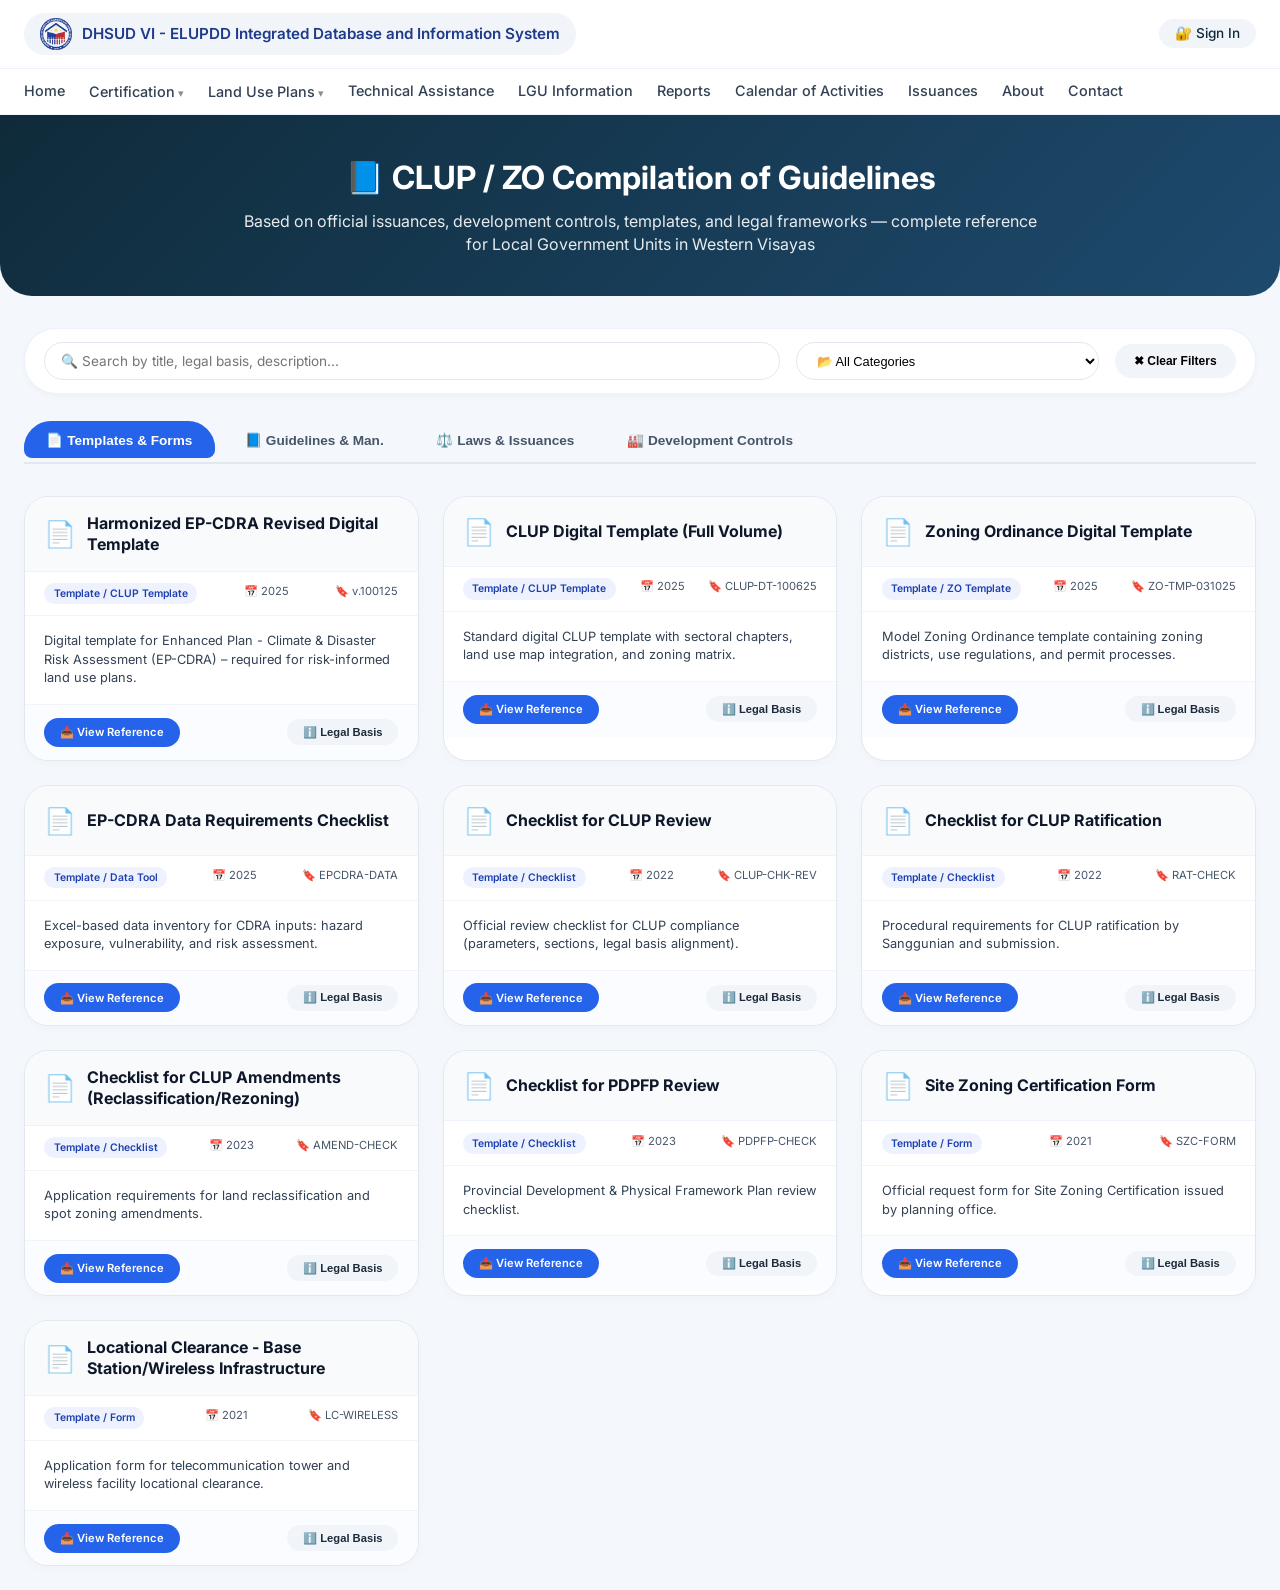
<file: issuance.html>
<!DOCTYPE html>
<html lang="en">
<head>
  <meta charset="UTF-8">
  <meta name="viewport" content="width=device-width, initial-scale=1.0, viewport-fit=cover">
  <title>DHSUD Region VI | CLUP/ZO Knowledge Hub (Excel Compilation)</title>
  <link href="https://fonts.googleapis.com/css2?family=Inter:opsz,wght@14..32,300;400;500;600;700;800&display=swap" rel="stylesheet">
  <style>
* {
    margin: 0;
    padding: 0;
    box-sizing: border-box;
}
body {
    font-family: "Inter", sans-serif;
    background: #f4f7fc;
    color: #0f2b3a;
    line-height: 1.45;
}
.container {
    max-width: 1400px;
    margin: 0 auto;
    padding: 0 24px;
}

/* Header styles - Two row layout */
header {
    background: white;
    border-bottom: 1px solid #eef2ff;
    position: sticky;
    top: 0;
    z-index: 100;
    backdrop-filter: blur(8px);
    background: rgba(255, 255, 255, 0.96);
}

.top-bar {
    display: flex;
    justify-content: space-between;
    align-items: center;
    padding: 0.8rem 0;
    flex-wrap: wrap;
    gap: 1rem;
}
.logo-area-header {
    display: flex;
    align-items: center;
    gap: 16px;
}
.header-logo-img {
    height: 42px;
    background: #f1f5f9;
    padding: 4px 16px;
    border-radius: 40px;
    display: inline-flex;
    align-items: center;
    gap: 10px;
    font-weight: 600;
    font-size: 0.95rem;
    color: #1e3a8a;
    white-space: nowrap;
}
.header-logo-img img {
    height: 32px;
    width: auto;
}

.nav-right {
    display: flex;
    align-items: center;
    gap: 1rem;
}
.user-menu {
    display: flex;
    align-items: center;
    gap: 0.5rem;
    background: #f1f5f9;
    padding: 0.3rem 0.8rem 0.3rem 1rem;
    border-radius: 60px;
    cursor: pointer;
    position: relative;
}
.user-avatar {
    width: 32px;
    height: 32px;
    background: #2563eb;
    border-radius: 50%;
    display: flex;
    align-items: center;
    justify-content: center;
    color: white;
    font-weight: 700;
}
.login-prompt {
    background: #f1f5f9;
    padding: 0.3rem 1rem;
    border-radius: 40px;
    cursor: pointer;
    font-size: 0.85rem;
    font-weight: 500;
}
.role-badge-header {
    background: #e2e8f0;
    padding: 0.2rem 0.6rem;
    border-radius: 20px;
    font-size: 0.65rem;
    font-weight: 600;
    margin-left: 0.5rem;
}
.role-badge-header.admin {
    background: #dcfce7;
    color: #166534;
}
.role-badge-header.staff {
    background: #dbeafe;
    color: #1e40af;
}
.user-dropdown-menu {
    position: absolute;
    top: 48px;
    right: 0;
    background: white;
    border-radius: 20px;
    min-width: 180px;
    box-shadow: 0 20px 35px -12px rgba(0, 0, 0, 0.15);
    border: 1px solid #eef2ff;
    overflow: hidden;
    display: none;
    z-index: 200;
}
.user-dropdown-item {
    padding: 0.8rem 1.2rem;
    border-bottom: 1px solid #f1f5f9;
    cursor: pointer;
    font-size: 0.8rem;
}
.user-dropdown-item:hover {
    background: #f8fafc;
}
.user-name {
    font-size: 0.8rem;
    font-weight: 500;
}

.nav-bottom {
    background: #ffffff;
    border-top: 1px solid #eef2ff;
    padding: 0.5rem 0;
}
.main-nav-links {
    display: flex;
    align-items: center;
    gap: 1.5rem;
    flex-wrap: wrap;
}
.main-nav-links a,
.main-nav-links .dropdown {
    text-decoration: none;
    color: #334155;
    font-weight: 500;
    font-size: 0.9rem;
    transition: 0.2s;
}
.main-nav-links a:hover,
.main-nav-links .dropbtn:hover {
    color: #2563eb;
}
.dropdown {
    position: relative;
    display: inline-block;
}
.dropbtn {
    background: none;
    border: none;
    font-weight: 500;
    font-size: 0.9rem;
    color: #334155;
    cursor: pointer;
    font-family: inherit;
    padding: 0.4rem 0;
}
.dropdown-content {
    display: none;
    position: absolute;
    background: white;
    min-width: 220px;
    box-shadow: 0 12px 28px rgba(0, 0, 0, 0.1);
    border-radius: 16px;
    z-index: 1000;
    top: 30px;
    left: 0;
    border: 1px solid #eef2ff;
    padding: 0.3rem 0;
}

/* ADD THIS - Show dropdown on hover */
.dropdown:hover .dropdown-content {
    display: block;
}

/* Show submenu on hover */
.dropdown-submenu:hover .submenu-content {
    display: block;
}

/* Show dropdown when open class is added */
.dropdown.open .dropdown-content {
    display: block;
}
.dropdown-content a {
    display: block;
    padding: 0.7rem 1.2rem;
    color: #1e293b;
    font-size: 0.8rem;
    text-decoration: none;
}
.dropdown-content a:hover {
    background: #eff6ff;
}
.dropdown-submenu {
    position: relative;
}
.submenu-trigger {
    background: none;
    border: none;
    width: 100%;
    text-align: left;
    padding: 0.7rem 1.2rem;
    font-size: 0.8rem;
    font-weight: 500;
    color: #1e293b;
    cursor: pointer;
    display: flex;
    justify-content: space-between;
    align-items: center;
    font-family: inherit;
}
.submenu-trigger:hover {
    background: #eff6ff;
}
.arrow-right {
    font-size: 0.7rem;
    margin-left: 1rem;
}
.submenu-content {
    display: none;
    position: absolute;
    left: 100%;
    top: 0;
    background: white;
    min-width: 180px;
    box-shadow: 0 12px 28px rgba(0, 0, 0, 0.1);
    border-radius: 16px;
    border: 1px solid #eef2ff;
    z-index: 1001;
    padding: 0.3rem 0;
}
/* Show submenu when open class is added */
.dropdown-submenu.open .submenu-content {
    display: block;
}
.submenu-content a {
    padding: 0.7rem 1.2rem;
}
.dropdown-submenu.open .submenu-content {
    display: block;
}

.page-hero {
    background: linear-gradient(135deg, #0f2b3a 0%, #1e4a6e 100%);
    color: white;
    padding: 2.5rem 0;
    margin-bottom: 2rem;
    border-radius: 0 0 2rem 2rem;
    text-align: center;
}
.page-hero h1 {
    font-size: 2rem;
    font-weight: 700;
    margin-bottom: 0.5rem;
}
.page-hero p {
    opacity: 0.9;
    max-width: 800px;
    margin: 0 auto;
}

.tabs-container {
    display: flex;
    gap: 0.5rem;
    margin-bottom: 2rem;
    flex-wrap: wrap;
    border-bottom: 2px solid #e2e8f0;
    padding-bottom: 0.25rem;
}
.tab-btn {
    background: none;
    border: none;
    padding: 0.6rem 1.4rem;
    font-size: 0.85rem;
    font-weight: 600;
    cursor: pointer;
    border-radius: 40px 40px 12px 12px;
    transition: all 0.2s;
    color: #475569;
}
.tab-btn.active {
    background: #2563eb;
    color: white;
    box-shadow: 0 -2px 0 #2563eb;
}
.tab-pane {
    display: none;
    animation: fadeIn 0.2s ease;
}
.tab-pane.active {
    display: block;
}
@keyframes fadeIn {
    from {
        opacity: 0;
        transform: translateY(5px);
    }
    to {
        opacity: 1;
        transform: translateY(0);
    }
}

.doc-grid {
    display: grid;
    grid-template-columns: repeat(auto-fill, minmax(340px, 1fr));
    gap: 1.5rem;
    margin: 1.5rem 0;
}
.doc-card {
    background: white;
    border-radius: 1.5rem;
    border: 1px solid #e2e8f0;
    transition: all 0.2s;
    overflow: hidden;
    box-shadow: 0 4px 10px rgba(0, 0, 0, 0.02);
}
.doc-card:hover {
    transform: translateY(-3px);
    box-shadow: 0 20px 28px -12px rgba(0, 0, 0, 0.12);
    border-color: #cbd5e1;
}
.doc-header {
    background: #f8fafc;
    padding: 1rem 1.2rem;
    border-bottom: 1px solid #eef2ff;
    display: flex;
    align-items: center;
    gap: 0.7rem;
}
.doc-icon {
    font-size: 1.6rem;
}
.doc-title {
    font-weight: 700;
    font-size: 1rem;
    color: #0f172a;
    line-height: 1.3;
}
.doc-meta {
    padding: 0.7rem 1.2rem;
    background: white;
    font-size: 0.7rem;
    color: #475569;
    border-bottom: 1px solid #f1f5f9;
    display: flex;
    justify-content: space-between;
    flex-wrap: wrap;
    gap: 0.5rem;
}
.doc-category {
    background: #eef2ff;
    padding: 0.2rem 0.6rem;
    border-radius: 30px;
    color: #1e40af;
    font-weight: 600;
    font-size: 0.65rem;
}
.doc-desc {
    padding: 1rem 1.2rem;
    font-size: 0.8rem;
    color: #334155;
    border-bottom: 1px solid #f1f5f9;
    max-height: 100px;
    overflow-y: auto;
}
.doc-footer {
    padding: 0.8rem 1.2rem;
    background: #fafcff;
    display: flex;
    justify-content: space-between;
    align-items: center;
    flex-wrap: wrap;
    gap: 0.6rem;
}
.btn-download {
    background: #2563eb;
    color: white;
    border: none;
    padding: 0.4rem 1rem;
    border-radius: 40px;
    font-size: 0.7rem;
    font-weight: 600;
    cursor: pointer;
    text-decoration: none;
    display: inline-flex;
    align-items: center;
    gap: 6px;
    transition: 0.2s;
}
.btn-download:hover {
    background: #1e3a8a;
}
.btn-view {
    background: #f1f5f9;
    color: #1e293b;
    border: none;
    padding: 0.4rem 1rem;
    border-radius: 40px;
    font-size: 0.7rem;
    font-weight: 600;
    cursor: pointer;
}
.search-filter-bar {
    background: white;
    border-radius: 2rem;
    padding: 0.8rem 1.2rem;
    margin: 1rem 0 1.8rem;
    display: flex;
    flex-wrap: wrap;
    gap: 1rem;
    align-items: center;
    box-shadow: 0 2px 6px rgba(0, 0, 0, 0.03);
    border: 1px solid #eef2ff;
}
.search-input {
    flex: 2;
    min-width: 200px;
    padding: 0.6rem 1rem;
    border-radius: 2rem;
    border: 1px solid #e2e8f0;
    font-family: "Inter", sans-serif;
    font-size: 0.85rem;
}
.filter-select {
    padding: 0.6rem 1rem;
    border-radius: 2rem;
    border: 1px solid #e2e8f0;
    background: white;
    font-size: 0.8rem;
    cursor: pointer;
}
.clear-btn {
    background: #f1f5f9;
    border: none;
    border-radius: 2rem;
    padding: 0.6rem 1.2rem;
    font-size: 0.75rem;
    font-weight: 600;
    cursor: pointer;
}
.empty-state {
    text-align: center;
    padding: 3rem;
    background: white;
    border-radius: 2rem;
    color: #64748b;
}
footer {
    background: #0f2b3a;
    color: #cbd5e1;
    padding: 2rem 0 1.5rem;
    margin-top: 3rem;
}
.footer-content {
    display: flex;
    justify-content: space-between;
    flex-wrap: wrap;
    gap: 2rem;
}
.copyright {
    margin-top: 2rem;
    text-align: center;
    border-top: 1px solid #2d3a4a;
    padding-top: 1.5rem;
    font-size: 0.8rem;
}
.toast-msg {
    position: fixed;
    bottom: 20px;
    right: 20px;
    background: #1e293b;
    color: white;
    padding: 10px 20px;
    border-radius: 40px;
    z-index: 9999;
    font-size: 0.8rem;
}

.login-modal {
    display: none;
    position: fixed;
    top: 0;
    left: 0;
    width: 100%;
    height: 100%;
    background: rgba(0, 0, 0, 0.5);
    backdrop-filter: blur(4px);
    justify-content: center;
    align-items: center;
    z-index: 10000;
}
.login-modal.active {
    display: flex;
}
.login-modal-content {
    background: white;
    border-radius: 32px;
    max-width: 450px;
    width: 90%;
    overflow: hidden;
    animation: modalSlideIn 0.3s ease;
}
.login-modal-header {
    background: linear-gradient(135deg, #1e3a8a, #2563eb);
    padding: 1.5rem;
    text-align: center;
    color: white;
}
.login-modal-header .seal-icon {
    font-size: 2rem;
    margin-bottom: 0.5rem;
}
.login-modal-header h3 {
    font-size: 1.3rem;
    font-weight: 700;
}
.login-modal-body {
    padding: 1.5rem;
}
.input-group {
    margin-bottom: 1.2rem;
    position: relative;
}
.input-group label {
    display: block;
    font-size: 0.7rem;
    font-weight: 700;
    text-transform: uppercase;
    color: #54708f;
    margin-bottom: 0.4rem;
}
.input-group input {
    width: 100%;
    padding: 0.85rem 1rem;
    border: 1.5px solid #e2e8f0;
    border-radius: 1rem;
    font-size: 0.9rem;
    font-family: "Inter", sans-serif;
    padding-right: 45px;
}
.toggle-password {
    position: absolute;
    right: 12px;
    top: 38px;
    cursor: pointer;
    font-size: 1rem;
    background: none;
    border: none;
    color: #94a3b8;
}
.login-submit-btn {
    width: 100%;
    padding: 0.9rem;
    background: #2563eb;
    color: white;
    border: none;
    border-radius: 1.2rem;
    font-weight: 700;
    font-size: 0.9rem;
    cursor: pointer;
    transition: all 0.2s;
    margin-top: 0.5rem;
}
.login-submit-btn:hover {
    background: #1d4ed8;
    transform: translateY(-1px);
}
.login-modal-footer {
    border-top: 1px solid #eef2ff;
    padding: 1rem;
    text-align: center;
    font-size: 0.65rem;
    color: #94a3b8;
    background: #fafcff;
}
@keyframes modalSlideIn {
    from {
        opacity: 0;
        transform: scale(0.95);
    }
    to {
        opacity: 1;
        transform: scale(1);
    }
}
@media (max-width: 700px) {
    .doc-grid {
        grid-template-columns: 1fr;
    }
}
/* Dropdown arrow indicator */
.dropbtn::after {
    content: " ▾";
    font-size: 0.7rem;
    opacity: 0.6;
}
.dropbtn::after {
    content: " ▾";
    font-size: 0.7rem;
    opacity: 0.6;
}

.dropdown:hover .dropbtn::after {
    content: " ▾";
    opacity: 1;
}

  </style>
</head>
<body>
  <header>
    <div class="container" style="max-width: 1400px; margin: 0 auto; padding: 0 24px;">
      <div class="top-bar">
        <div class="logo-area-header">
          <div class="header-logo-img">
            <img src="img/DHSUD_LOGO.png" alt="DHSUD Logo">
            <span>DHSUD VI - ELUPDD Integrated Database and Information System</span>
          </div>
        </div>
        <div class="nav-right" id="userMenuContainer"></div>
      </div>
    </div>
    <div class="nav-bottom">
      <div class="container" style="max-width: 1400px; margin: 0 auto; padding: 0 24px;">
<div class="main-nav-links" id="mainNavContainer">
    <a href="index.html">Home</a>
    <div class="dropdown" id="certDropdown">
        <button class="dropbtn">Certification</button>
        <div class="dropdown-content">
            <a href="lc.html">Locational Clearance</a>
            <a href="SZC.html">Site Zoning Certification</a>
        </div>
    </div>
    <div class="dropdown" id="landUseDropdown">
        <button class="dropbtn">Land Use Plans</button>
        <div class="dropdown-content">
            <div class="dropdown-submenu" id="clupSubmenu">
                <button class="submenu-trigger">CLUP & ZO <span class="arrow-right">▸</span></button>
                <div class="submenu-content">
                    <a href="inventory.html">Inventory</a>
                    <a href="status.html">Status</a>
                </div>
            </div>
            <a href="status.html">PDPFP</a>
        </div>
    </div>
    <a href="Techsamp.html">Technical Assistance</a>
    <a href="lgu-info.html">LGU Information</a>
    <a href="report.html">Reports</a>
    <a href="calendar.html">Calendar of Activities</a>
    <a href="issuance.html">Issuances</a>
    <a href="#about">About</a>
    <a href="#contact">Contact</a>
</div>
      </div>
    </div>
  </header>

  <div class="page-hero">
    <div class="container">
      <h1>📘 CLUP / ZO Compilation of Guidelines</h1>
      <p>Based on official issuances, development controls, templates, and legal frameworks — complete reference for Local Government Units in Western Visayas</p>
    </div>
  </div>

  <div class="container">
    <div class="search-filter-bar">
      <input type="text" id="globalSearch" class="search-input" placeholder="🔍 Search by title, legal basis, description...">
      <select id="categoryFilter" class="filter-select">
        <option value="all">📂 All Categories</option>
        <option value="Template">📄 Templates / Forms</option>
        <option value="Guideline">📘 Guidelines & Manuals</option>
        <option value="Law">⚖️ Laws (RA, PD, EO)</option>
        <option value="Memorandum">📋 Circulars / MC / JMC / Resolutions</option>
        <option value="Development Control">🏭 Development Controls & Distance Reqts</option>
      </select>
      <button class="clear-btn" id="clearFiltersBtn">✖ Clear Filters</button>
    </div>

    <div class="tabs-container">
      <button class="tab-btn active" data-tab="templates">📄 Templates & Forms</button>
      <button class="tab-btn" data-tab="guidelines">📘 Guidelines & Man.</button>
      <button class="tab-btn" data-tab="laws">⚖️ Laws & Issuances</button>
      <button class="tab-btn" data-tab="devcontrols">🏭 Development Controls</button>
    </div>

    <div id="templatesPane" class="tab-pane active"><div class="doc-grid" id="templatesGrid"></div></div>
    <div id="guidelinesPane" class="tab-pane"><div class="doc-grid" id="guidelinesGrid"></div></div>
    <div id="lawsPane" class="tab-pane"><div class="doc-grid" id="lawsGrid"></div></div>
    <div id="devcontrolsPane" class="tab-pane"><div class="doc-grid" id="devcontrolsGrid"></div></div>
    <div id="emptyMessage" class="empty-state" style="display: none;">📭 No matching documents. Adjust filters or search.</div>
  </div>

  <div id="loginModal" class="login-modal">
    <div class="login-modal-content">
      <div class="login-modal-header">
        <div class="seal-icon">🏛️</div>
        <h3>DHSUD Region VI</h3>
        <p style="font-size:0.8rem; opacity:0.9;">Sign in to access your account</p>
      </div>
      <div class="login-modal-body">
        <form id="modalLoginForm" onsubmit="return handleModalLogin(event)">
          <div class="input-group"><label>📧 Email Address</label><input type="email" id="modalLoginEmail" placeholder="name@dhsud.gov.ph" required></div>
          <div class="input-group"><label>🔒 Password</label><input type="password" id="modalLoginPassword" placeholder="Enter your password" required><button type="button" class="toggle-password" onclick="toggleModalPassword()">👁️</button></div>
          <button type="submit" class="login-submit-btn">→ Sign In</button>
        </form>
      </div>
      <div class="login-modal-footer">🔐 Role-Based Access: Admin | Staff/Officer</div>
    </div>
  </div>

  <script>
    const GOOGLE_SCRIPT_URL = "https://script.google.com/macros/s/AKfycbwo4bJ6qkDy7HkB4IMRu4y1E0JKHgSF9IZFilJbjeNNUdYkIfg-iv7AuZB3p6vd9Q/exec";
    let currentUser = null;

    function escapeHtml(str) { if(!str) return ''; return String(str).replace(/[&<>]/g, m => ({ '&':'&amp;', '<':'&lt;', '>':'&gt;' })[m]); }
    function showToastMessage(msg, type="info") {
      let t = document.querySelector(".toast-msg"); if(t) t.remove();
      let toast = document.createElement("div"); toast.className = "toast-msg"; 
      toast.style.background = type === "error" ? "#b91c1c" : "#166534";
      toast.innerText = msg; document.body.appendChild(toast);
      setTimeout(() => toast.remove(), 3000);
    }
    function encodePassword(p) { return btoa(p); }
    
    function checkSession() {
      const raw = localStorage.getItem("dhsud_session");
      if (raw) {
        try {
          const s = JSON.parse(raw);
          const diff = (new Date() - new Date(s.loggedInAt)) / (1000 * 60 * 60);
          if (diff < 12 && s.email) { currentUser = s; return true; }
          else localStorage.removeItem("dhsud_session");
        } catch(e) { localStorage.removeItem("dhsud_session"); }
      }
      currentUser = null; return false;
    }
    
    function getUserInitials(n) { if(!n) return "U"; let p = n.split(" "); if(p.length>=2) return (p[0][0]+p[1][0]).toUpperCase(); return n.substring(0,2).toUpperCase(); }
    function getRoleLabel(r) { if(r==="admin") return "👑 Admin"; if(r==="encoder"||r==="staff") return "📋 Staff/Officer"; return "👁️ Viewer"; }
    function getRoleClass(r) { if(r==="admin") return "admin"; if(r==="encoder"||r==="staff") return "staff"; return "viewer"; }
    
    function renderUserMenu() {
      const container = document.getElementById("userMenuContainer"); if(!container) return;
      if (currentUser) {
        const initials = getUserInitials(currentUser.fullName);
        const firstName = currentUser.fullName?.split(" ")[0] || "User";
        const isAdmin = currentUser.role === "admin";
        const roleLabel = getRoleLabel(currentUser.role);
        const roleClass = getRoleClass(currentUser.role);
        container.innerHTML = `<div class="user-menu" id="userMenuDropdown"><div class="user-avatar">${initials}</div><span class="user-name">${escapeHtml(firstName)}</span><span class="role-badge-header ${roleClass}" style="font-size:0.65rem;">${roleLabel}</span><span style="font-size:0.7rem;">▼</span><div class="user-dropdown-menu"><div class="user-dropdown-item">👤 ${escapeHtml(currentUser.email)}</div><div class="user-dropdown-item">🏢 ${escapeHtml(currentUser.office||"ELUPDD")}</div>${isAdmin ? `<div class="user-dropdown-item" id="adminConsoleLink">⚙️ Manage Users (Admin Panel)</div>` : ""}<div class="user-dropdown-item" id="logoutDropdownBtn" style="color:#dc2626;">🚪 Sign Out</div></div></div>`;
        const userDiv = document.getElementById("userMenuDropdown");
        if (userDiv) {
          userDiv.addEventListener("click", (e) => { e.stopPropagation(); const menu = userDiv.querySelector(".user-dropdown-menu"); if(menu) menu.style.display = menu.style.display === "block" ? "none" : "block"; });
          document.addEventListener("click", () => { const menu = userDiv.querySelector(".user-dropdown-menu"); if(menu) menu.style.display = "none"; });
        }
        if (isAdmin) { const adminBtn = document.getElementById("adminConsoleLink"); if(adminBtn) adminBtn.addEventListener("click", () => window.location.href = "admin.html"); }
        const logoutBtn = document.getElementById("logoutDropdownBtn");
        if(logoutBtn) logoutBtn.addEventListener("click", () => { 
          localStorage.removeItem("dhsud_session"); 
          showToastMessage("Logged out successfully.", "info"); 
          setTimeout(() => window.location.reload(), 700); 
        });
      } else {
        container.innerHTML = `<div class="login-prompt" onclick="openLoginModal()">🔐 Sign In</div>`;
      }
    }
    
    function openLoginModal() { document.getElementById("loginModal").classList.add("active"); }
    function toggleModalPassword() { let pwd = document.getElementById("modalLoginPassword"); pwd.type = pwd.type === "password" ? "text" : "password"; }
    
    async function handleModalLogin(e) {
      e.preventDefault();
      const email = document.getElementById("modalLoginEmail").value.trim().toLowerCase();
      const password = document.getElementById("modalLoginPassword").value;
      const btn = e.submitter; const originalText = btn.innerHTML;
      btn.innerHTML = "⏳ Authenticating..."; btn.disabled = true;
      try {
        const resp = await fetch(`${GOOGLE_SCRIPT_URL}?action=get&data_type=users&_=${Date.now()}`);
        const users = await resp.json();
        const user = users.find(u => u.email?.toLowerCase() === email);
        if (!user) { showToastMessage("Account not found.", "error"); btn.innerHTML = originalText; btn.disabled = false; return false; }
        const encodedPassword = encodePassword(password);
        if (user.password === encodedPassword) {
          const session = { userId: user.id, email: user.email, fullName: user.fullName, office: user.office || "ELUPDD", role: user.role, loggedInAt: new Date().toISOString() };
          localStorage.setItem("dhsud_session", JSON.stringify(session));
          showToastMessage(`Welcome ${user.fullName?.split(" ")[0] || ""}!`, "success");
          document.getElementById("loginModal").classList.remove("active");
          setTimeout(() => window.location.reload(), 1000);
        } else { showToastMessage("Invalid password.", "error"); }
      } catch(error) { showToastMessage("Connection error. Please try again.", "error"); }
      finally { btn.innerHTML = originalText; btn.disabled = false; }
      return false;
    }
    
    // Function to close all dropdowns (click-based)
    function closeAllDropdowns() {
      document.querySelectorAll('.dropdown').forEach(drop => drop.classList.remove('open'));
      document.querySelectorAll('.dropdown-submenu').forEach(sub => sub.classList.remove('open'));
    }

    // Initialize click AND hover dropdowns
function initClickDropdowns() {
    const certDropdown = document.getElementById('certDropdown');
    const landUseDropdown = document.getElementById('landUseDropdown');
    const certBtn = document.getElementById('certBtn');
    const landUseBtn = document.getElementById('landUseBtn');
    const clupSubmenu = document.getElementById('clupSubmenu');

    // Click functionality for Certification dropdown
    if (certBtn && certDropdown) {
        certBtn.addEventListener('click', (e) => {
            e.stopPropagation();
            // Close other dropdowns
            if (landUseDropdown) landUseDropdown.classList.remove('open');
            certDropdown.classList.toggle('open');
        });
    }

    // Click functionality for Land Use Plans dropdown
    if (landUseBtn && landUseDropdown) {
        landUseBtn.addEventListener('click', (e) => {
            e.stopPropagation();
            // Close other dropdowns
            if (certDropdown) certDropdown.classList.remove('open');
            landUseDropdown.classList.toggle('open');
        });
    }

    // Click functionality for submenu
    if (clupSubmenu) {
        const subTrigger = clupSubmenu.querySelector('.submenu-trigger');
        if (subTrigger) {
            subTrigger.addEventListener('click', (e) => {
                e.stopPropagation();
                document.querySelectorAll('.dropdown-submenu').forEach(sub => {
                    if (sub !== clupSubmenu) sub.classList.remove('open');
                });
                clupSubmenu.classList.toggle('open');
            });
        }
    }

    // Close dropdowns when clicking outside
    document.addEventListener('click', function(e) {
        if (!e.target.closest('.dropdown') && !e.target.closest('.dropdown-submenu')) {
            document.querySelectorAll('.dropdown').forEach(drop => drop.classList.remove('open'));
            document.querySelectorAll('.dropdown-submenu').forEach(sub => sub.classList.remove('open'));
        }
    });
}

    // Documents array (full from issuance.html)
    const documents = [
      { id: 1, title: "Harmonized EP-CDRA Revised Digital Template", category: "Template", sub: "CLUP Template", description: "Digital template for Enhanced Plan - Climate & Disaster Risk Assessment (EP-CDRA) – required for risk-informed land use plans.", refNumber: "v.100125", year: "2025", tags: ["cdra","template"], docUrl: "https://docs.google.com/document/d/1gMW_0EQDapi6KocdoEjPaAaAzgkngrXD/edit?usp=drive_link&ouid=113490008011186302290&rtpof=true&sd=true" },
      { id: 2, title: "CLUP Digital Template (Full Volume)", category: "Template", sub: "CLUP Template", description: "Standard digital CLUP template with sectoral chapters, land use map integration, and zoning matrix.", refNumber: "CLUP-DT-100625", year: "2025", tags: ["clup","digital"], docUrl: "https://docs.google.com/document/d/113r6EythhDYjF2wV3rfsKE2cO1SJS3Kx/edit?usp=drive_link&ouid=113490008011186302290&rtpof=true&sd=true" },
      { id: 3, title: "Zoning Ordinance Digital Template", category: "Template", sub: "ZO Template", description: "Model Zoning Ordinance template containing zoning districts, use regulations, and permit processes.", refNumber: "ZO-TMP-031025", year: "2025", tags: ["zoning","ordinance"], docUrl: "https://docs.google.com/document/d/1wgbJgHyy4lKKbBRF09Yx5qoIr78192Md/edit?usp=drive_link&ouid=113490008011186302290&rtpof=true&sd=true" },
      { id: 4, title: "EP-CDRA Data Requirements Checklist", category: "Template", sub: "Data Tool", description: "Excel-based data inventory for CDRA inputs: hazard exposure, vulnerability, and risk assessment.", refNumber: "EPCDRA-DATA", year: "2025", tags: ["cdra","data"], docUrl: "https://docs.google.com/spreadsheets/d/12misVAocQ4HJTIeuwQevCFw4RVh9n5OC/edit?usp=drive_link&ouid=113490008011186302290&rtpof=true&sd=true" },
      { id: 5, title: "Checklist for CLUP Review", category: "Template", sub: "Checklist", description: "Official review checklist for CLUP compliance (parameters, sections, legal basis alignment).", refNumber: "CLUP-CHK-REV", year: "2022", tags: ["checklist","review"], docUrl: "https://drive.google.com/file/d/1-j2bRTL-2hT3bZ0i-sUnI9LtP28US77v/view?usp=drive_link" },
      { id: 6, title: "Checklist for CLUP Ratification", category: "Template", sub: "Checklist", description: "Procedural requirements for CLUP ratification by Sanggunian and submission.", refNumber: "RAT-CHECK", year: "2022", tags: ["ratification"], docUrl: "https://drive.google.com/file/d/1ShwMNOgVoK0-4dn1CiSkWJWs7s60uQnK/view?usp=drive_link" },
      { id: 7, title: "Checklist for CLUP Amendments (Reclassification/Rezoning)", category: "Template", sub: "Checklist", description: "Application requirements for land reclassification and spot zoning amendments.", refNumber: "AMEND-CHECK", year: "2023", tags: ["amendment","reclassification"], docUrl: "https://drive.google.com/file/d/12eFu2Bkl40_pLG6AS-usSxhk0-P4fmR-/view?usp=drive_link" },
      { id: 8, title: "Checklist for PDPFP Review", category: "Template", sub: "Checklist", description: "Provincial Development & Physical Framework Plan review checklist.", refNumber: "PDPFP-CHECK", year: "2023", tags: ["pdpfp"], docUrl: "https://drive.google.com/file/d/1aWegFnPpdjlQQuLgQKxqXWNsWpWPz0Ru/view?usp=drive_link" },
      { id: 9, title: "Site Zoning Certification Form", category: "Template", sub: "Form", description: "Official request form for Site Zoning Certification issued by planning office.", refNumber: "SZC-FORM", year: "2021", tags: ["zc","certificate"], docUrl: "https://drive.google.com/file/d/1wBS1HUG9XG5mtIYEpgSSHJ8GsXS1B7u8/view?usp=drive_link" },
      { id: 10, title: "Locational Clearance - Base Station/Wireless Infrastructure", category: "Template", sub: "Form", description: "Application form for telecommunication tower and wireless facility locational clearance.", refNumber: "LC-WIRELESS", year: "2021", tags: ["telco","clearance"], docUrl: "https://drive.google.com/file/d/18ME_kxyPyFD8kVffw2pyxu4SUuiWRGFw/view?usp=sharing" },
      { id: 11, title: "HLURB Guidebook Vol. 1: CLUP Planning Process", category: "Guideline", sub: "CLUP Process", description: "Step-by-step process for CLUP preparation, stakeholder engagement, and situational analysis.", refNumber: "HLURB-Vol1", year: "2018", tags: ["process","guidebook"], docUrl: "https://drive.google.com/file/d/1G6pBpzGrS9g2hbOlPFDH51xjlm79sh3B/view" },
      { id: 12, title: "HLURB Guidebook Vol. 2: Sectoral Analysis & Tools", category: "Guideline", sub: "Sectoral", description: "Sectoral studies (economic, demographic, infra) and special area studies tools.", refNumber: "HLURB-Vol2", year: "2018", tags: ["sectoral","tools"], docUrl: "https://drive.google.com/file/d/1CQ165vb8Y-EvDnZDososyrQVnuATo3ID/view" },
      { id: 13, title: "HLURB Guidebook Vol. 3: Model Zoning Ordinance", category: "Guideline", sub: "ZO Model", description: "Model zoning ordinance provisions, land use categories, and map integration.", refNumber: "HLURB-Vol3", year: "2018", tags: ["zo","model"], docUrl: "https://drive.google.com/file/d/1r4qigs72q3pYDDW1vgXNKUdTddo7KUJe/view" },
      { id: 14, title: "Enhanced Housing Subsector Supplemental Guidebook", category: "Guideline", sub: "Housing", description: "Integration of Local Shelter Plan standards into CLUP housing subsector; includes working tables and computation templates.", refNumber: "DC 2024-011", year: "2024", tags: ["housing","shelter"], docUrl: "https://drive.google.com/drive/folders/1mkOZgMUkVBm0AvEDKSTjMbrAbjCm0u4o?usp=drive_link" },
      { id: 15, title: "Enhanced Climate & Disaster Risk Assessment (CDRA) Workbook", category: "Guideline", sub: "CDRA", description: "Mainstreaming CDRA results into CLUP; zero backlog by 2028 directive. Parameters for risk-informed land use plans.", refNumber: "MC 2025-004", year: "2025", tags: ["cdra","disaster"], docUrl: "https://drive.google.com/drive/folders/1nMJQ6tRctN--h3ZH7FOv9e0g7meuqHMw?usp=drive_link" },
      { id: 16, title: "Resilient Urban Design & Development Guidelines", category: "Guideline", sub: "Urban Design", description: "Strategies for climate-resilient urban form, inclusive public spaces, design guidelines for special area studies.", refNumber: "DC 2025-005", year: "2025", tags: ["resilience","design"], docUrl: "https://dhsud.gov.ph/wp-content/uploads/Publication/Guidebooks/Resilient%20Urban%20Design%20and%20Development%20Guidelines.pdf" },
      { id: 17, title: "Guidelines on New Towns & Planned Unit Development (PUD)", category: "Guideline", sub: "PUD", description: "Planning standards for new towns, growth centers, and PUD design integration into CLUP.", refNumber: "DC 2025-015", year: "2025", tags: ["new towns","pud"], docUrl: "https://dhsud.gov.ph/wp-content/uploads/Publication/Guidebooks/Guidelines%20on%20New%20Towns%20and%20Planned%20Unit%20Development.pdf" },
      { id: 18, title: "Open Space Development Guidelines (Green Green Green Program)", category: "Guideline", sub: "Open Space", description: "Design strategies for open space networks, inventory for CLUP, and LGSF-Green Green Green alignment.", refNumber: "DC 2025-016", year: "2025", tags: ["openspace","green"], docUrl: "https://dhsud.gov.ph/wp-content/uploads/Publication/Guidebooks//Open%20Space%20Development%20Guidelines.pdf" },
      { id: 19, title: "Urban Planning & Design for Climate Resilience", category: "Guideline", sub: "Climate", description: "Urban planning strategies and design interventions for climate resilience in comprehensive plans.", refNumber: "MC 2021-001", year: "2021", tags: ["resilience","climate"], docUrl: "https://dhsud.gov.ph/wp-content/uploads/Publication/Guidebooks/Reference-Tool-on-Urban-Planning-and-Design-for-Climate-Resilience-for-LGUs-Planning-Actors-in-the-Philippines_readable.pdf" },
      { id: 20, title: "Interim Guidelines for PDPFP Formulation (JMC 2023-001)", category: "Guideline", sub: "PDPFP", description: "Joint DHSUD-DepDEV-DILG guidelines for Provincial Development and Physical Framework Plans.", refNumber: "JMC 2023-001", year: "2023", tags: ["pdpfp","provincial"], docUrl: "https://drive.google.com/file/d/1DiMF1dJHcerphaksfSsVL4iTUnvG7XGx/view?usp=sharing" },
      { id: 21, title: "Technical Guidance: CDRA for PDPFPs", category: "Guideline", sub: "PDPFP CDRA", description: "Climate and disaster risk assessment process for formulation/updating of Provincial Development Plans.", refNumber: "DC 2025-007", year: "2025", tags: ["pdpfp","cdra"], docUrl: "https://drive.google.com/file/d/1eSVJmzCwHCfYqyIIdhsT8sFctQWiQ9Sn/view" },
      { id: 22, title: "CLUP Communication Plan (Mandatory Requirement)", category: "Guideline", sub: "Communication", description: "Prescribing submission of CLUP Communication Plan as approval requirement for CLUP.", refNumber: "DO 2024-002", year: "2024", tags: ["commplan","approval"], docUrl: "https://drive.google.com/file/d/1z7CKYxiBBU2QI-_sdq5KxSpm31zRC2sO/view?usp=drive_link" },
      { id: 23, title: "RA 7160 - Local Government Code (Sec.20 Land Reclassification)", category: "Law", sub: "LGC", description: "Authority of cities/municipalities to reclassify agricultural lands subject to limits and DAR/DA clearances.", refNumber: "RA 7160", year: "1991", tags: ["lgc","reclassification"], docUrl: "https://www.officialgazette.gov.ph/1991/10/10/republic-act-no-7160/" },
      { id: 24, title: "EO 72 (1993) - Preparation & Implementation of CLUPs", category: "Law", sub: "Executive Order", description: "Providing for preparation of CLUPs by LGUs pursuant to LGC and HLURB coordination.", refNumber: "EO 72", year: "1993", tags: ["clup","policy"], docUrl: "https://www.officialgazette.gov.ph/1993/02/26/executive-order-no-72-s-1993/" },
      { id: 25, title: "PD 1096 - National Building Code of the Philippines", category: "Law", sub: "Building Code", description: "Primary building regulations with referral codes (Green Building Code).", refNumber: "PD 1096", year: "1977", tags: ["building","code"], docUrl: "https://dpwh.gov.ph/dpwh/sites/default/files/issuances/PD1096.pdf" },
      { id: 26, title: "BP 220 - Economic & Socialized Housing Standards", category: "Law", sub: "Housing", description: "Rules and standards for economic and socialized housing projects, subdivision development.", refNumber: "BP 220", year: "1992", tags: ["housing","subdivision"], docUrl: "/docs/BP220_Housing_Standards.pdf" },
      { id: 27, title: "BP 344 - Accessibility Law", category: "Law", sub: "Accessibility", description: "Mandating facilities for persons with disabilities in buildings, public utilities, and establishments.", refNumber: "BP 344", year: "1983", tags: ["pwd","accessibility"], docUrl: "https://www.ncda.gov.ph/disability-laws/batas-pambansa-bilang-344/" },
      { id: 28, title: "RA 11201 - DHSUD Act", category: "Law", sub: "DHSUD", description: "Creating Department of Human Settlements and Urban Development, transferring HLURB functions.", refNumber: "RA 11201", year: "2019", tags: ["dhsud","mandate"], docUrl: "https://www.officialgazette.gov.ph/2019/02/14/republic-act-no-11201/" },
      { id: 29, title: "RA 10121 - Philippine DRRM Act", category: "Law", sub: "DRRM", description: "Integration of disaster risk reduction in land use planning, zoning, and local development.", refNumber: "RA 10121", year: "2010", tags: ["drrm","hazard"], docUrl: "https://www.officialgazette.gov.ph/2010/05/27/republic-act-no-10121/" },
      { id: 30, title: "RA 12289 - ARROW Act (Right-of-Way)", category: "Law", sub: "ROW", description: "Accelerated and Reformed Right-of-Way Act for infrastructure projects.", refNumber: "RA 12289", year: "2024", tags: ["row","expropriation"], docUrl: "/docs/RA12289_ARROW_Act.pdf" },
      { id: 31, title: "E-NIPAS (RA 11038) - Protected Areas Management", category: "Law", sub: "Environment", description: "Amending NIPAS Act, declaring protected areas and management framework.", refNumber: "RA 11038", year: "2018", tags: ["nipas","protected"], docUrl: "https://www.officialgazette.gov.ph/2018/06/22/republic-act-no-11038/" },
      { id: 32, title: "PD 856 - Sanitation Code", category: "Law", sub: "Health", description: "Code on sanitation requirements for establishments, water supply, waste management.", refNumber: "PD 856", year: "1975", tags: ["sanitation","health"], docUrl: "/docs/PD856_Sanitation_Code.pdf" },
      { id: 33, title: "PD 957 - Subdivision & Condominium Buyers Protective Decree", category: "Law", sub: "Real Estate", description: "Regulating subdivision and condominium development, buyer protection.", refNumber: "PD 957", year: "1976", tags: ["subdivision","condo"], docUrl: "/docs/PD957_Subdivision_Decree.pdf" },
      { id: 34, title: "MC 54 s.1993 - Agricultural Land Reclassification Guidelines", category: "Memorandum", sub: "Reclassification", description: "Prescribing guidelines for Section 20 of RA 7160, limits and procedure for land conversion.", refNumber: "MC 54 s.1993", year: "1993", tags: ["agri","conversion"], docUrl: "https://drive.google.com/file/d/1sc4Xlm0p2Z-aV7lsqAYzd4eCc2yh0Lun/view?usp=drive_link" },
      { id: 35, title: "Joint HLRB-DAR-DA-DILG MC (Implementing MC 54)", category: "Memorandum", sub: "Reclassification", description: "Rules implementing the authority of LGUs to reclassify lands within prescribed limits.", refNumber: "JMC 1995", year: "1995", tags: ["reclassification","jmc"], docUrl: "https://drive.google.com/file/d/1Pw5-PzMUxuU9eV7TRuF7ddKgzB14tiHo/view?usp=drive_link" },
      { id: 36, title: "DA MC 26 s.2022 - DA Certification for Land Reclassification", category: "Memorandum", sub: "Agriculture", description: "Issuance of DA certification pursuant to MC 54 and Joint Memorandum Circular.", refNumber: "DA MC 26-2022", year: "2022", tags: ["da","clearance"], docUrl: "https://drive.google.com/file/d/1lRVA8UIBuBhxEahADQ4OhLernhaMHhIn/view?usp=drive_link" },
      { id: 37, title: "12-Year CLUP Planning Period (Standardization)", category: "Memorandum", sub: "Planning", description: "Adoption of standardized 12-year planning period for all CLUPs nationwide.", refNumber: "DC 2025-018", year: "2025", tags: ["period","standard"], docUrl: "https://drive.google.com/file/d/1iSbFeUGCNzYxUnZSxzAlmX-UgWm0za82/view?usp=sharing" },
      { id: 38, title: "DHSUD MC 2021-005 - CLUP/ZO Review & Approval Process", category: "Memorandum", sub: "Approval Process", description: "Revised review timelines, Annexes: timelines for cities/municipalities and HUCs; Parameters for CLUP review.", refNumber: "MC 2021-005", year: "2021", tags: ["review","approval"], docUrl: "/docs/DHSUD_MC2021-005_Review_Approval.pdf" },
      { id: 39, title: "DHSUD MC 2021-009 - PDPFP Review & Approval Process", category: "Memorandum", sub: "PDPFP", description: "Revised process for Provincial Physical Framework Plans (PDPFPs) of provinces.", refNumber: "MC 2021-009", year: "2021", tags: ["pdpfp","review"], docUrl: "/docs/DHSUD_MC2021-009_PDPFP_Review.pdf" },
      { id: 40, title: "DO 2020-009 - Locational Guidelines for Telecom Base Stations", category: "Memorandum", sub: "Telecom", description: "Revised locational guidelines for cellular towers, wireless communication infrastructures.", refNumber: "DO 2020-009", year: "2020", tags: ["telco","tower"], docUrl: "https://drive.google.com/drive/folders/1GVcZusHnARFCKtb0VUbHAXayr4Ala3LG?usp=drive_link" },
      { id: 41, title: "HLURB Resolution No. 925 S.2015 - Slaughterhouse/Abattoir Guidelines", category: "Memorandum", sub: "Livestock", description: "Amending guidelines for slaughterhouse locational clearance (national/local significance).", refNumber: "Res.925", year: "2015", tags: ["abattoir","slaughter"], docUrl: "https://drive.google.com/file/d/1ZenP7LXP5hwyQqe5JkdHaeo0kw2cEQ2O/view?usp=drive_link" },
      { id: 42, title: "LTFRB MC 2017-030 - Off-Street Terminal Operations", category: "Memorandum", sub: "Transport", description: "Guidelines for transport terminals, off-street parking and terminal standards.", refNumber: "MC 2017-030", year: "2017", tags: ["terminal","transport"], docUrl: "https://drive.google.com/file/d/17ECfbpzFPHw7pWs7pRpkqFbbJ-0UKc2u/view?usp=drive_link" },
      { id: 43, title: "DENR DAO 2021-07 - Legal Easements Along Seas, Rivers, Lakes, Esteros", category: "Development Control", sub: "Easement", description: "Establishment of legal easements, buffer zones along water bodies.", refNumber: "DAO 2021-07", year: "2021", tags: ["easement","buffer"], docUrl: "https://drive.google.com/drive/u/3/folders/1LcN9vY2ifGyxoNCi_bjenW6thZBcb40x" },
      { id: 44, title: "EMB MC 2014-005 - EIS System Coverage & Requirements", category: "Development Control", sub: "EIA", description: "Screening and standardized requirements under Philippine Environmental Impact Statement System.", refNumber: "MC 2014-005", year: "2014", tags: ["eia","environment"], docUrl: "https://drive.google.com/file/d/1063AuhXTJ3DNomr553Axs6m1r58XulWZ/view?usp=drive_link" },
      { id: 45, title: "BAI AO 04 s.2004 - Distance Between Poultry/Livestock Farms", category: "Development Control", sub: "Agriculture", description: "Regulating minimum distance between livestock and poultry farms.", refNumber: "BAI AO 04", year: "2004", tags: ["livestock","distance"], docUrl: "https://drive.google.com/drive/folders/1AwdYveEgZrrxfTxLmgePGqsgQmp_X7t4?usp=drive_link" },
      { id: 46, title: "DENR AO 2004-59 - Special Uses of Forestlands", category: "Development Control", sub: "Forestry", description: "Rules governing special land use permits within forestlands.", refNumber: "DAO 2004-59", year: "2004", tags: ["forest","special use"], docUrl: "https://drive.google.com/file/d/18kbKBodt9n0InmDe3cV4YqOTw6zZBEDF/view?usp=drive_link" },
      { id: 47, title: "DOE DC 2017-11-0011 - Liquid Fuels Retailing (TSRO)", category: "Development Control", sub: "Energy", description: "Rules for liquid fuels retail outlets, TSRO requirements.", refNumber: "DC 2017-11-0011", year: "2017", tags: ["fuel","retail"], docUrl: "/docs/DOE_DC2017-11-0011_Fuel_Retail.pdf" },
      { id: 48, title: "DHSUD DC 2025-021 - Locational Clearance for Liquid Fuels & Auto-LPG Stations", category: "Development Control", sub: "Energy", description: "Processing of locational clearance for fuel stations and LPG dispensing.", refNumber: "DC 2025-021", year: "2025", tags: ["lpg","clearance"], docUrl: "https://drive.google.com/drive/folders/189FECA5RJyaywBEky09oMaRQ7ES8CDED?usp=drive_link" },
      { id: 49, title: "CAAP Manual of Standards for Aerodromes", category: "Development Control", sub: "Aviation", description: "Design and safety standards for aerodromes, airport protection zones.", refNumber: "CAAP", year: "2020", tags: ["aerodrome","airport"], docUrl: "https://drive.google.com/file/d/15hMOechJb_lTKhf8dUEJSWC_StrvCBi_/view?usp=sharing" },
      { id: 50, title: "Areas for Priority Development (APD) - Blighted/Vacant Lands", category: "Development Control", sub: "Urban Renewal", description: "Land use planning guidelines for APD: blighted areas, idle lands redevelopment.", refNumber: "APD Guidelines", year: "2015", tags: ["apd","blighted"], docUrl: "https://drive.google.com/drive/folders/1txzbmWozfctcTHux1pwvigU3SJkLpSKE?usp=drive_link" },
      { id: 51, title: "Cockpit Design Standards & Guidelines", category: "Development Control", sub: "Recreation", description: "Locational and structural design standards for cockpits/arenas.", refNumber: "Cockpit", year: "2018", tags: ["cockpit","arena"], docUrl: "https://drive.google.com/drive/folders/1HPT4kPtMItbNEzHA_3YEGS0mCZ2hR7G5?usp=drive_link" },
      { id: 52, title: "Columbarium Projects - Rules & Regulations", category: "Development Control", sub: "Cemetery", description: "Governs columbarium development, setbacks, and locational criteria.", refNumber: "Columbarium", year: "2019", tags: ["columbarium"], docUrl: "https://drive.google.com/drive/folders/19I0KiH0DFTqBFeHdvSVwI1S6XPrO_sDP?usp=drive_link" },
      { id: 53, title: "Funeral Establishments - Locational Clearance & Design Standards", category: "Development Control", sub: "Public Services", description: "Application and design standards for funeral homes and chapels.", refNumber: "Funeral Est", year: "2017", tags: ["funeral"], docUrl: "https://drive.google.com/drive/folders/1WAewcs356W-pbUFCx0DU6wziCWUdiBCu?usp=drive_link" },
      { id: 54, title: "Memorial Parks & Cemeteries (Amended AO 13)", category: "Development Control", sub: "Cemetery", description: "Rules and regulations for memorial park development, setbacks, landscaping.", refNumber: "AO 13", year: "2016", tags: ["cemetery"], docUrl: "https://drive.google.com/drive/folders/1uyXLpdp1lz-3HR9ulSymDQL5xSMOJFCQ?usp=drive_link" },
      { id: 55, title: "Land Terminals - Design Standards (DPWH/LTFRB)", category: "Development Control", sub: "Transport", description: "Design standards and guidelines for land transport terminals and garages.", refNumber: "Terminal Std", year: "2018", tags: ["terminal","garage"], docUrl: "https://drive.google.com/drive/folders/1A4fyDiPMGLqqViyrNZvULjjF2iUqGIBR?usp=drive_link" },
      { id: 56, title: "Manufacturing Industries - Locational Guidelines", category: "Development Control", sub: "Industry", description: "Locational standards and buffer zones for manufacturing plants.", refNumber: "Ind'l Guide", year: "2012", tags: ["manufacturing","industry"], docUrl: "https://drive.google.com/drive/folders/11xn0WKmhBk4x_KEBvUA9pY2zhfgc9AgK?usp=drive_link" },
      { id: 57, title: "BJMP Manual on Habitat, Water, Sanitation in Jails", category: "Development Control", sub: "Correctional", description: "Design and sanitation standards for jail facilities (ICRC-BJMP).", refNumber: "BJMP Manual", year: "2019", tags: ["jail","detention"], docUrl: "https://drive.google.com/file/d/1dm80RlVM9LLwFfLOuRGR62OClUTpddXu/view?usp=sharing" },
      { id: 58, title: "Green Building Code (Referral Code of PD 1096)", category: "Development Control", sub: "Sustainability", description: "Energy efficiency, water conservation, and sustainable design provisions.", refNumber: "GB Code", year: "2015", tags: ["green","sustainable"], docUrl: "https://drive.google.com/file/d/17CiMwDMP7V1nhebCCQYIXBwU7F7JeTjK/view?usp=drive_link" },
      { id: 59, title: "Farmlot Subdivisions - Design Standards", category: "Development Control", sub: "Agri", description: "AO and design standards for agricultural farmlot subdivisions.", refNumber: "Farmlot", year: "2010", tags: ["farmlot","agri"], docUrl: "https://drive.google.com/drive/folders/18reqmTvlVSe7UvkWwGjKa6LG46OJX3x7?usp=drive_link" },
      { id: 60, title: "Industrial Estate - Design & Locational Guidelines", category: "Development Control", sub: "Industrial", description: "Standards for industrial estate development, utilities, and buffer.", refNumber: "Ind'l Estate", year: "2014", tags: ["industrial estate"], docUrl: "https://drive.google.com/drive/folders/1t9xZhHH81znc_a4pI5HtKjRMHgfVKVBR?usp=drive_link" },
      { id: 61, title: "DENR MC 2009-14 - 50m Buffer Zone for Banana Plantations", category: "Development Control", sub: "Agriculture", description: "Strict implementation of 50m buffer from residential areas/water bodies to banana plantations.", refNumber: "MC 2009-14", year: "2009", tags: ["buffer","banana"], docUrl: "https://drive.google.com/file/d/1DMvjehS0_cA2uMsY5tXYOvbyrb9i6NMJ/view?usp=sharing" },
      { id: 62, title: "DepED Educational Facilities Manual (DRR Integration)", category: "Development Control", sub: "Education", description: "Handbook on educational facilities integrating disaster risk reduction in school construction.", refNumber: "DepED Manual", year: "2010", tags: ["school","drr"], docUrl: "https://drive.google.com/file/d/1TzUu4oB1-wpAjF0rfLkxWFuX4R6p3X_c/view?usp=sharing" },
      { id: 63, title: "DOH Hospital Planning & Design Guidelines", category: "Development Control", sub: "Health", description: "Standards for hospital location, bed capacity, and facility design.", refNumber: "DOH Hosp", year: "2014", tags: ["hospital","health"], docUrl: "https://drive.google.com/drive/folders/1HpqvDLEjHxxceglkeyaLPG7wh3K6YXDF?usp=drive_link" },
      { id: 64, title: "WHO District Hospitals: Guidelines for Development", category: "Development Control", sub: "Health", description: "International standards for district hospital planning and catchment area.", refNumber: "WHO", year: "2018", tags: ["who","hospital"], docUrl: "https://drive.google.com/file/d/1EyFeAKlEnXX2mK6D2c_XJF2aT_4s_h4W/view?usp=sharing" },
      { id: 65, title: "DPWH Design Guidelines Vol.6 - Public Buildings", category: "Development Control", sub: "Infra", description: "Criteria and standards for public buildings, government facilities.", refNumber: "DPWH Vol6", year: "2019", tags: ["public bldg"], docUrl: "https://drive.google.com/file/d/1dCpO2I_1jiNLLJ3KoXYfYDkVycP6peY4/view?usp=drive_link" },
      { id: 66, title: "Heritage Conservation Issuances", category: "Development Control", sub: "Heritage", description: "Guidelines for conservation districts, heritage zones, and protected structures.", refNumber: "Heritage", year: "2010", tags: ["heritage","conservation"], docUrl: "https://drive.google.com/drive/folders/1V_8wT7s_eLiG4xzgQ32ckRs84b-8q9K8?usp=drive_link" },
      { id: 67, title: "RA 7076 & RA 7942 - Small Scale Mining & Philippine Mining Act IRR", category: "Development Control", sub: "Mining", description: "Implementing rules for people's small-scale mining and large-scale mining permits.", refNumber: "Mining Act", year: "1995", tags: ["mining","small scale"], docUrl: "https://drive.google.com/drive/folders/1FpLOeRCnL4aNYTbACD_oC_ChB5gommee?usp=drive_link" },
      { id: 68, title: "Gaming Site Regulatory Manual (Distance Requirements)", category: "Development Control", sub: "Gaming", description: "Site location distance requirements for casinos, bingo parlors, gaming establishments.", refNumber: "Gaming", year: "2018", tags: ["gaming","casino"], docUrl: "https://drive.google.com/file/d/1ZZ0U-bYVgkT-eD2UKVRSy4fJmjJKnCA8/view?usp=sharing" }
    ];
    
    function renderCards(docArray, containerId) {
      const container = document.getElementById(containerId);
      if (!container) return;
      if (!docArray.length) { container.innerHTML = '<div class="empty-state" style="grid-column:1/-1;">📭 No entries match.</div>'; return; }
      container.innerHTML = docArray.map(doc => `
        <div class="doc-card" data-id="${doc.id}">
          <div class="doc-header"><span class="doc-icon">${doc.category === 'Template' ? '📄' : (doc.category === 'Guideline' ? '📘' : (doc.category === 'Law' ? '⚖️' : (doc.category === 'Memorandum' ? '📋' : '🏭')))}</span>
          <div class="doc-title">${escapeHtml(doc.title)}</div></div>
          <div class="doc-meta"><span class="doc-category">${escapeHtml(doc.category)}${doc.sub ? ` / ${escapeHtml(doc.sub)}` : ''}</span><span>📅 ${doc.year || '—'}</span><span>🔖 ${escapeHtml(doc.refNumber || 'N/A')}</span></div>
          <div class="doc-desc">${escapeHtml(doc.description)}</div>
          <div class="doc-footer">
            <a href="${escapeHtml(doc.docUrl)}" class="btn-download" target="_blank" rel="noopener noreferrer">📥 View Reference</a>
            <button class="btn-view" onclick="showDetails(${doc.id})">ℹ️ Legal Basis</button>
          </div>
        </div>
      `).join('');
    }
    
    window.showDetails = function(id) {
      const doc = documents.find(d => d.id === id);
      if(doc) alert(`📌 ${doc.title}\n📂 Category: ${doc.category}\n📜 Legal/Ref: ${doc.refNumber}\n📝 Description: ${doc.description}\n🏷️ Tags: ${doc.tags?.join(', ') || '—'}\n🔗 Document link: ${doc.docUrl}`);
    };
    
    let globalSearch = "", categoryFilter = "all", activeTab = "templates";
    function filterAndRender() {
      let filtered = documents.filter(d => {
        let matchSearch = globalSearch === "" || d.title.toLowerCase().includes(globalSearch) || d.description.toLowerCase().includes(globalSearch) || d.refNumber.toLowerCase().includes(globalSearch) || (d.tags && d.tags.some(t => t.includes(globalSearch)));
        let matchCat = categoryFilter === "all" || d.category === categoryFilter;
        return matchSearch && matchCat;
      });
      let templates = filtered.filter(d => d.category === "Template");
      let guidelines = filtered.filter(d => d.category === "Guideline");
      let lawsCombined = filtered.filter(d => d.category === "Law" || d.category === "Memorandum");
      let devControls = filtered.filter(d => d.category === "Development Control");
      renderCards(templates, "templatesGrid");
      renderCards(guidelines, "guidelinesGrid");
      renderCards(lawsCombined, "lawsGrid");
      renderCards(devControls, "devcontrolsGrid");
      let anyVisible = (templates.length+guidelines.length+lawsCombined.length+devControls.length)>0;
      document.getElementById("emptyMessage").style.display = anyVisible ? "none" : "block";
    }
    
    function switchTab(tabId) {
      activeTab = tabId;
      document.querySelectorAll(".tab-pane").forEach(p => p.classList.remove("active"));
      document.getElementById(`${tabId}Pane`).classList.add("active");
      document.querySelectorAll(".tab-btn").forEach(btn => btn.classList.remove("active"));
      document.querySelector(`.tab-btn[data-tab="${tabId}"]`).classList.add("active");
    }
    
    document.addEventListener("DOMContentLoaded", () => {
      checkSession();
      renderUserMenu();
      filterAndRender();
      document.querySelectorAll(".tab-btn").forEach(btn => btn.addEventListener("click", (e) => { switchTab(btn.getAttribute("data-tab")); }));
      document.getElementById("globalSearch").addEventListener("input", (e) => { globalSearch = e.target.value.toLowerCase(); filterAndRender(); });
      document.getElementById("categoryFilter").addEventListener("change", (e) => { categoryFilter = e.target.value; filterAndRender(); });
      document.getElementById("clearFiltersBtn").addEventListener("click", () => { document.getElementById("globalSearch").value = ""; document.getElementById("categoryFilter").value = "all"; globalSearch = ""; categoryFilter = "all"; filterAndRender(); showToastMessage("Filters cleared"); });
      initClickDropdowns();
      window.onclick = function(e) { const modal = document.getElementById("loginModal"); if(e.target === modal) modal.classList.remove("active"); };
    });
  </script>
</body>
</html>
</file>
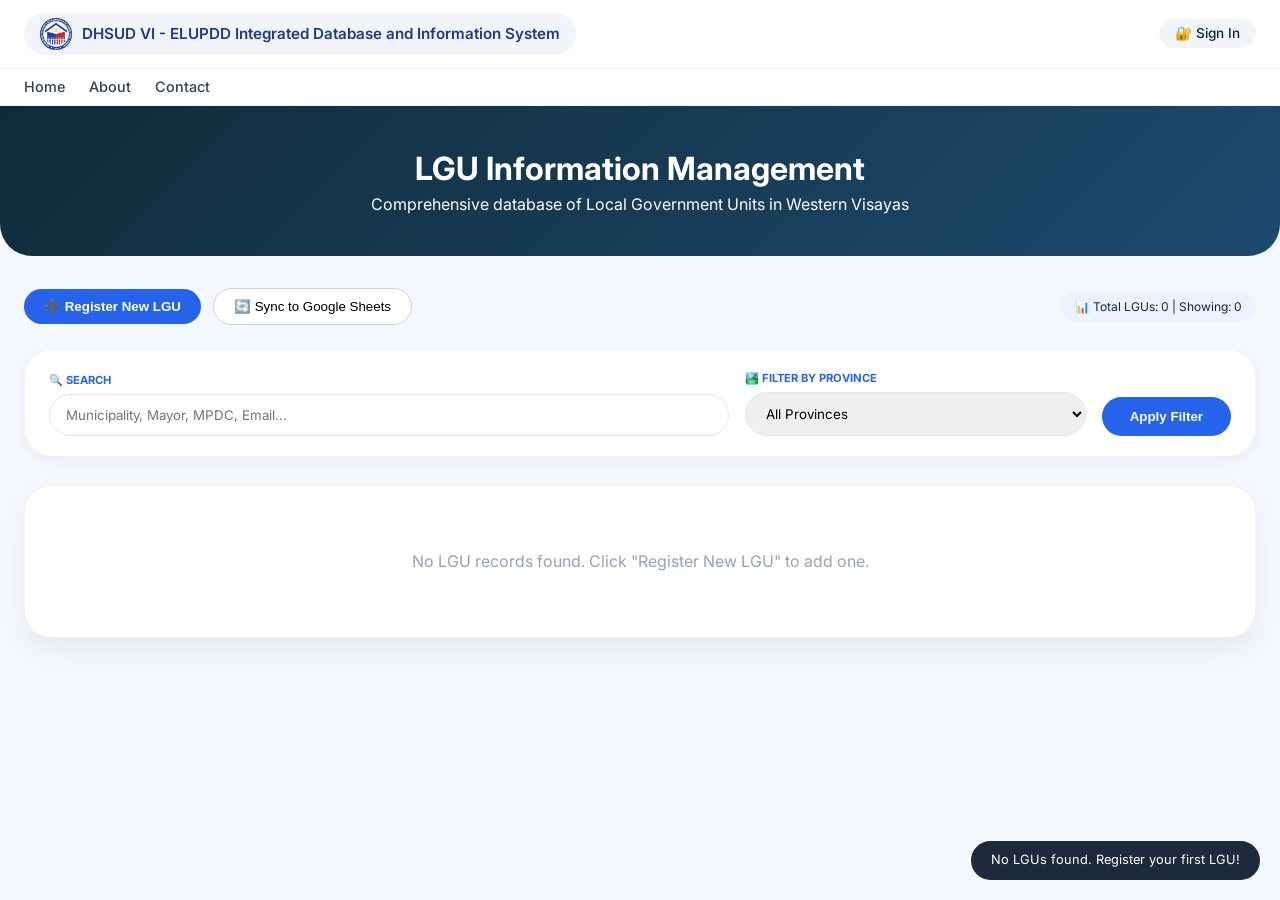
<file: lgu-info.html>
<!DOCTYPE html>
<html lang="en">
<head>
  <meta charset="UTF-8">
  <meta name="viewport" content="width=device-width, initial-scale=1.0, user-scalable=yes">
  <title>DHSUD - LGU Management Suite</title>
  <link href="https://fonts.googleapis.com/css2?family=Inter:opsz,wght@14..32,300;400;500;600;700&display=swap" rel="stylesheet">
  <style>
   * {
    margin: 0;
    padding: 0;
    box-sizing: border-box;
}
body {
    font-family: "Inter", sans-serif;
    background: #f4f7fc;
    color: #0f2b3a;
    line-height: 1.45;
}
.container {
    max-width: 1400px;
    margin: 0 auto;
    padding: 0 24px;
}
header {
    background: white;
    border-bottom: 1px solid #eef2ff;
    position: sticky;
    top: 0;
    z-index: 100;
    backdrop-filter: blur(8px);
    background: rgba(255, 255, 255, 0.96);
}
.top-bar {
    display: flex;
    justify-content: space-between;
    align-items: center;
    padding: 0.8rem 0;
    flex-wrap: wrap;
    gap: 1rem;
}
.logo-area-header {
    display: flex;
    align-items: center;
    gap: 16px;
}
.header-logo-img {
    height: 42px;
    background: #f1f5f9;
    padding: 4px 16px;
    border-radius: 40px;
    display: inline-flex;
    align-items: center;
    gap: 10px;
    font-weight: 600;
    font-size: 0.95rem;
    color: #1e3a8a;
    white-space: nowrap;
}
.header-logo-img img {
    height: 32px;
    width: auto;
}
.nav-right {
    display: flex;
    align-items: center;
    gap: 1rem;
}
.user-menu {
    display: flex;
    align-items: center;
    gap: 0.5rem;
    background: #f1f5f9;
    padding: 0.3rem 0.8rem 0.3rem 1rem;
    border-radius: 60px;
    cursor: pointer;
    position: relative;
}
.user-avatar {
    width: 32px;
    height: 32px;
    background: #2563eb;
    border-radius: 50%;
    display: flex;
    align-items: center;
    justify-content: center;
    color: white;
    font-weight: 700;
}
.login-prompt {
    background: #f1f5f9;
    padding: 0.3rem 1rem;
    border-radius: 40px;
    cursor: pointer;
    font-size: 0.85rem;
    font-weight: 500;
}
.role-badge-header {
    background: #e2e8f0;
    padding: 0.2rem 0.6rem;
    border-radius: 20px;
    font-size: 0.65rem;
    font-weight: 600;
    margin-left: 0.5rem;
}
.role-badge-header.admin {
    background: #dcfce7;
    color: #166534;
}
.role-badge-header.staff {
    background: #dbeafe;
    color: #1e40af;
}
.user-dropdown-menu {
    position: absolute;
    top: 48px;
    right: 0;
    background: white;
    border-radius: 20px;
    min-width: 180px;
    box-shadow: 0 20px 35px -12px rgba(0, 0, 0, 0.15);
    border: 1px solid #eef2ff;
    overflow: hidden;
    display: none;
    z-index: 200;
}
.user-dropdown-item {
    padding: 0.8rem 1.2rem;
    border-bottom: 1px solid #f1f5f9;
    cursor: pointer;
    font-size: 0.8rem;
}
.user-dropdown-item:hover {
    background: #f8fafc;
}
.user-name {
    font-size: 0.8rem;
    font-weight: 500;
}
.nav-bottom {
    background: #ffffff;
    border-top: 1px solid #eef2ff;
    padding: 0.5rem 0;
}
.main-nav-links {
    display: flex;
    align-items: center;
    gap: 1.5rem;
    flex-wrap: wrap;
}
.main-nav-links a,
.main-nav-links .dropdown {
    text-decoration: none;
    color: #334155;
    font-weight: 500;
    font-size: 0.9rem;
    transition: 0.2s;
}
.main-nav-links a:hover,
.main-nav-links .dropbtn:hover {
    color: #2563eb;
}
.dropdown {
    position: relative;
    display: inline-block;
}
.dropbtn {
    background: none;
    border: none;
    font-weight: 500;
    font-size: 0.9rem;
    color: #334155;
    cursor: pointer;
    font-family: inherit;
    padding: 0.4rem 0;
}
.dropdown-content {
    display: none;
    position: absolute;
    background: white;
    min-width: 220px;
    box-shadow: 0 12px 28px rgba(0, 0, 0, 0.1);
    border-radius: 16px;
    z-index: 1000;
    top: 30px;
    left: 0;
    border: 1px solid #eef2ff;
    padding: 0.3rem 0;
}
.dropdown:hover .dropdown-content {
    display: block;
}
.dropdown-content a {
    display: block;
    padding: 0.7rem 1.2rem;
    color: #1e293b;
    font-size: 0.8rem;
    text-decoration: none;
}
.dropdown-content a:hover {
    background: #eff6ff;
}
.dropdown.open .dropdown-content {
    display: block;
}
.dropdown-submenu {
    position: relative;
}
.submenu-trigger {
    background: none;
    border: none;
    width: 100%;
    text-align: left;
    padding: 0.7rem 1.2rem;
    font-size: 0.8rem;
    font-weight: 500;
    color: #1e293b;
    cursor: pointer;
    display: flex;
    justify-content: space-between;
    align-items: center;
    font-family: inherit;
}
.submenu-trigger:hover {
    background: #eff6ff;
}
.arrow-right {
    font-size: 0.7rem;
    margin-left: 1rem;
}
.submenu-content {
    display: none;
    position: absolute;
    left: 100%;
    top: 0;
    background: white;
    min-width: 180px;
    box-shadow: 0 12px 28px rgba(0, 0, 0, 0.1);
    border-radius: 16px;
    border: 1px solid #eef2ff;
    z-index: 1001;
    padding: 0.3rem 0;
}
.dropdown-submenu:hover .submenu-content {
    display: block;
}
.submenu-content a {
    padding: 0.7rem 1.2rem;
}
.dropdown-submenu.open .submenu-content {
    display: block;
}
.dropbtn::after {
    content: " ▾";
    font-size: 0.7rem;
    opacity: 0.6;
}
.dropdown:hover .dropbtn::after {
    content: " ▾";
    opacity: 1;
}

.login-modal {
    display: none;
    position: fixed;
    top: 0;
    left: 0;
    width: 100%;
    height: 100%;
    background: rgba(0, 0, 0, 0.5);
    backdrop-filter: blur(4px);
    justify-content: center;
    align-items: center;
    z-index: 10000;
}
.login-modal.active {
    display: flex;
}
.login-modal-content {
    background: white;
    border-radius: 32px;
    max-width: 450px;
    width: 90%;
    overflow: hidden;
    animation: modalSlideIn 0.3s ease;
}
.login-modal-header {
    background: linear-gradient(135deg, #1e3a8a, #2563eb);
    padding: 1.5rem;
    text-align: center;
    color: white;
}
.login-modal-header .seal-icon {
    font-size: 2rem;
    margin-bottom: 0.5rem;
}
.login-modal-header h3 {
    font-size: 1.3rem;
    font-weight: 700;
}
.login-modal-body {
    padding: 1.5rem;
}
.input-group {
    margin-bottom: 1.2rem;
    position: relative;
}
.input-group label {
    display: block;
    font-size: 0.7rem;
    font-weight: 700;
    text-transform: uppercase;
    color: #54708f;
    margin-bottom: 0.4rem;
}
.input-group input {
    width: 100%;
    padding: 0.85rem 1rem;
    border: 1.5px solid #e2e8f0;
    border-radius: 1rem;
    font-size: 0.9rem;
    font-family: "Inter", sans-serif;
    padding-right: 45px;
}
.toggle-password {
    position: absolute;
    right: 12px;
    top: 38px;
    cursor: pointer;
    font-size: 1rem;
    background: none;
    border: none;
    color: #94a3b8;
}
.login-submit-btn {
    width: 100%;
    padding: 0.9rem;
    background: #2563eb;
    color: white;
    border: none;
    border-radius: 1.2rem;
    font-weight: 700;
    font-size: 0.9rem;
    cursor: pointer;
    margin-top: 0.5rem;
}
.login-submit-btn:hover {
    background: #1d4ed8;
    transform: translateY(-1px);
}
.login-modal-footer {
    border-top: 1px solid #eef2ff;
    padding: 1rem;
    text-align: center;
    font-size: 0.65rem;
    color: #94a3b8;
    background: #fafcff;
}
@keyframes modalSlideIn {
    from { opacity: 0; transform: scale(0.95); }
    to { opacity: 1; transform: scale(1); }
}
.toast-msg {
    position: fixed;
    bottom: 20px;
    right: 20px;
    background: #1e293b;
    color: white;
    padding: 10px 20px;
    border-radius: 40px;
    z-index: 9999;
    font-size: 0.8rem;
}

.page-header {
    background: linear-gradient(135deg, #0f2b3a 0%, #1e4a6e 100%);
    color: white;
    padding: 2.5rem 0;
    margin-bottom: 2rem;
    border-radius: 0 0 2rem 2rem;
    text-align: center;
}
.btn-primary {
    background: #2563eb;
    color: white;
    border: none;
    padding: 10px 20px;
    border-radius: 40px;
    font-weight: 600;
    cursor: pointer;
    transition: 0.2s;
    display: inline-flex;
    align-items: center;
    gap: 8px;
}
.btn-primary:hover {
    background: #1e3a8a;
    transform: translateY(-1px);
}
.btn-outline {
    background: white;
    border: 1px solid #cbd5e1;
    padding: 10px 20px;
    border-radius: 40px;
    font-weight: 500;
    cursor: pointer;
}
.btn-danger {
    background: #dc2626;
    color: white;
    border: none;
    padding: 8px 16px;
    border-radius: 40px;
    font-weight: 500;
    cursor: pointer;
    transition: 0.2s;
}
.btn-danger:hover {
    background: #b91c1c;
    transform: translateY(-1px);
}
.btn-success {
    background: #16a34a;
    color: white;
    border: none;
    padding: 10px 20px;
    border-radius: 40px;
    font-weight: 600;
    cursor: pointer;
    transition: 0.2s;
}
.btn-success:hover {
    background: #15803d;
    transform: translateY(-1px);
}

.search-filter-row {
    display: flex;
    flex-wrap: wrap;
    gap: 16px;
    background: white;
    padding: 20px 24px;
    border-radius: 28px;
    margin-bottom: 28px;
    box-shadow: 0 4px 12px rgba(0, 0, 0, 0.04);
    align-items: flex-end;
    border: 1px solid #eef2ff;
}
.search-group {
    flex: 2;
    min-width: 200px;
}
.filter-group {
    flex: 1;
    min-width: 180px;
}
.search-group label,
.filter-group label {
    font-size: 0.7rem;
    font-weight: 700;
    text-transform: uppercase;
    color: #2563eb;
    display: block;
    margin-bottom: 6px;
}
.search-group input,
.filter-group select {
    width: 100%;
    padding: 12px 16px;
    border: 1.5px solid #e2e8f0;
    border-radius: 60px;
    font-family: "Inter", sans-serif;
}
.lgu-list-container {
    background: white;
    border-radius: 28px;
    padding: 24px;
    box-shadow: 0 12px 28px rgba(0, 0, 0, 0.06);
    max-height: 600px;
    overflow-y: auto;
    border: 1px solid #eef2ff;
}
.lgu-grid {
    display: flex;
    flex-direction: column;
    gap: 16px;
}
.lgu-card-item {
    background: #f8fafc;
    border-radius: 20px;
    padding: 18px 24px;
    border: 1px solid #eef2ff;
    display: flex;
    justify-content: space-between;
    align-items: center;
    flex-wrap: wrap;
    transition: 0.2s;
}
.lgu-card-item:hover {
    background: #f1f5f9;
    box-shadow: 0 4px 12px rgba(0, 0, 0, 0.05);
}
.lgu-info-summary h3 {
    font-size: 1.1rem;
    font-weight: 700;
}
.lgu-info-summary p {
    font-size: 0.8rem;
    color: #475569;
    margin-top: 4px;
}
.lgu-actions {
    display: flex;
    gap: 8px;
    align-items: center;
}
.view-btn {
    background: #2563eb;
    color: white;
    border: none;
    padding: 8px 20px;
    border-radius: 40px;
    cursor: pointer;
    font-weight: 500;
}
.view-btn:hover {
    background: #1e3a8a;
}
.modal {
    display: none;
    position: fixed;
    top: 0;
    left: 0;
    width: 100%;
    height: 100%;
    background: rgba(0, 0, 0, 0.5);
    backdrop-filter: blur(4px);
    z-index: 1000;
    justify-content: center;
    align-items: center;
}
.modal-content {
    background: white;
    border-radius: 32px;
    max-width: 900px;
    width: 95%;
    max-height: 90vh;
    overflow-y: auto;
    padding: 28px 32px;
    position: relative;
}
.modal-header {
    display: flex;
    justify-content: space-between;
    align-items: center;
    border-bottom: 1px solid #eef2ff;
    padding-bottom: 16px;
    margin-bottom: 20px;
}
.modal-header h2 {
    font-size: 1.5rem;
}
.close-modal {
    background: none;
    border: none;
    font-size: 28px;
    cursor: pointer;
    color: #94a3b8;
}
.form-grid {
    display: grid;
    grid-template-columns: repeat(auto-fit, minmax(280px, 1fr));
    gap: 18px;
    margin-bottom: 24px;
}
.form-group input,
.form-group select,
.form-group textarea {
    width: 100%;
    padding: 10px 14px;
    border: 1px solid #cbd5e1;
    border-radius: 14px;
    font-family: "Inter", sans-serif;
    font-size: 0.9rem;
}
.form-group input:focus,
.form-group select:focus,
.form-group textarea:focus {
    outline: 2px solid #2563eb;
    border-color: transparent;
}
.form-group input[readonly] {
    background: #f1f5f9;
    cursor: not-allowed;
}
.form-group label {
    font-size: 0.75rem;
    font-weight: 600;
    margin-bottom: 5px;
    display: block;
    color: #475569;
}
.form-group .required {
    color: #dc2626;
    margin-left: 2px;
}
.modal-actions {
    display: flex;
    gap: 12px;
    justify-content: flex-end;
    margin-top: 24px;
}
.info-row {
    display: flex;
    padding: 8px 0;
    border-bottom: 1px solid #eef2ff;
}
.info-label {
    width: 200px;
    font-weight: 600;
    color: #1e293b;
    flex-shrink: 0;
}
.info-value {
    flex: 1;
    color: #334155;
}
.stats-badge {
    background: #eef2ff;
    border-radius: 40px;
    padding: 6px 14px;
    font-size: 0.75rem;
    display: inline-flex;
    align-items: center;
    gap: 12px;
}
.action-bar {
    display: flex;
    justify-content: space-between;
    align-items: center;
    flex-wrap: wrap;
    gap: 1rem;
    margin-bottom: 1.5rem;
}
footer {
    background: #0f2b3a;
    color: #cbd5e1;
    padding: 2rem 0 1.5rem;
    margin-top: 3rem;
}
.footer-content {
    display: flex;
    justify-content: space-between;
    flex-wrap: wrap;
    gap: 2rem;
}
.copyright {
    margin-top: 2rem;
    text-align: center;
    border-top: 1px solid #2d3a4a;
    padding-top: 1.5rem;
    font-size: 0.8rem;
}
.loading-spinner {
    display: inline-block;
    width: 16px;
    height: 16px;
    border: 2px solid #ffffff;
    border-radius: 50%;
    border-top-color: transparent;
    animation: spin 0.8s linear infinite;
}
@keyframes spin {
    to { transform: rotate(360deg); }
}

/* Status badges - kept for modal view only */
.status-badge {
    padding: 2px 12px;
    border-radius: 20px;
    font-size: 0.7rem;
    font-weight: 600;
}
.status-updated {
    background: #dcfce7;
    color: #166534;
}
.status-for-updating {
    background: #fef3c7;
    color: #92400e;
}
.status-under-review {
    background: #dbeafe;
    color: #1e40af;
}
.status-conducted {
    background: #dcfce7;
    color: #166534;
}
.status-non-conducted {
    background: #fef2f2;
    color: #991b1b;
}

/* CLUP status hidden in card list - only shown in modal */
.lgu-status-hidden {
    display: none !important;
}

@media (max-width: 768px) {
    .form-grid {
        grid-template-columns: 1fr;
    }
    .lgu-card-item {
        flex-direction: column;
        align-items: stretch;
        gap: 12px;
    }
    .lgu-actions {
        justify-content: flex-start;
    }
    .info-label {
        width: 120px;
    }
    .modal-content {
        padding: 20px 16px;
    }
    .top-bar {
        flex-direction: column;
        align-items: stretch;
    }
}
  </style>
</head>
<body>
  <header>
    <div class="container" style="max-width: 1400px; margin: 0 auto; padding: 0 24px;">
      <div class="top-bar">
        <div class="logo-area-header">
          <div class="header-logo-img">
            <img src="img/DHSUD_LOGO.png" alt="DHSUD Logo" onerror="this.style.display='none'">
            <span>DHSUD VI - ELUPDD Integrated Database and Information System</span>
          </div>
        </div>
        <div class="nav-right" id="userMenuContainer"></div>
      </div>
    </div>
    <div class="nav-bottom">
      <div class="container" style="max-width: 1400px; margin: 0 auto; padding: 0 24px;">
        <div class="main-nav-links" id="mainNavContainer"></div>
      </div>
    </div>
  </header>

  <div class="page-header">
    <div class="container">
      <h1>LGU Information Management</h1>
      <p>Comprehensive database of Local Government Units in Western Visayas</p>
    </div>
  </div>

  <main class="container">
    <div class="action-bar">
      <div>
        <button class="btn-primary" onclick="showLGURegModal()">➕ Register New LGU</button>
        <button class="btn-outline" onclick="syncAllToSheet()" style="margin-left:8px;">🔄 Sync to Google Sheets</button>
      </div>
      <div class="stats-badge" id="totalCountStat">📊 Total LGUs: 0</div>
    </div>
    
    <div class="search-filter-row">
      <div class="search-group"><label>🔍 SEARCH</label><input type="text" id="globalSearch" placeholder="Municipality, Mayor, MPDC, Email..."></div>
      <div class="filter-group"><label>🏞️ FILTER BY PROVINCE</label><select id="provinceFilter"><option value="">All Provinces</option></select></div>
      <div><button class="btn-primary" id="applyFilterBtn" style="padding:12px 28px;">Apply Filter</button></div>
    </div>
    
    <div class="lgu-list-container" id="lguListContainer">
      <div id="lguGrid" class="lgu-grid"></div>
    </div>
  </main>

  <!-- Registration Modal -->
  <div id="lguModal" class="modal">
    <div class="modal-content">
      <div class="modal-header">
        <h2>🏛️ Register New LGU</h2>
        <button class="close-modal" onclick="closeModal('lguModal')">✕</button>
      </div>
      <form id="lguRegForm">
        <div class="form-grid">
          <div class="form-group">
            <label>PSGC <span class="required">*</span></label>
            <input type="text" id="regPsgc" readonly placeholder="Auto-generated">
          </div>
          <div class="form-group">
            <label>Region <span class="required">*</span></label>
            <input type="text" id="regRegion" value="REGION VI (WESTERN VISAYAS)" readonly>
          </div>
          <div class="form-group">
            <label>Province <span class="required">*</span></label>
            <select id="regProvince" required>
              <option value="">-- Select Province --</option>
            </select>
          </div>
          <div class="form-group">
            <label>City/Municipality <span class="required">*</span></label>
            <select id="regMunicipality" required>
              <option value="">-- Select City/Municipality --</option>
            </select>
          </div>
          <div class="form-group">
            <label>Income Class <span class="required">*</span></label>
            <select id="regIncomeClass" required>
              <option value="">-- Select --</option>
              <option value="1ST">1ST</option>
              <option value="2ND">2ND</option>
              <option value="3RD">3RD</option>
              <option value="4TH">4TH</option>
              <option value="5TH">5TH</option>
              <option value="6TH">6TH</option>
              <option value="N/A">N/A</option>
            </select>
          </div>
          <div class="form-group">
            <label>Name of Local Chief Executive <span class="required">*</span></label>
            <input type="text" id="regMayor" required>
          </div>
          <div class="form-group">
            <label>Name of Vice Governor/Mayor</label>
            <input type="text" id="regViceMayor">
          </div>
          <div class="form-group">
            <label>Official Email Address of LGU</label>
            <input type="email" id="regEmail">
          </div>
          <div class="form-group">
            <label>Official Phone/Landline Number of LGU</label>
            <input type="text" id="regLandline">
          </div>
          <div class="form-group">
            <label>Name of C/M/PPDC <span class="required">*</span></label>
            <input type="text" id="regMpdc" required>
          </div>
          <div class="form-group">
            <label>C/M/PPDO Email Address</label>
            <input type="email" id="regMpdcEmail">
          </div>
          <div class="form-group">
            <label>C/M/PPDO Contact Number</label>
            <input type="text" id="regMpdcMobile">
          </div>
          <div class="form-group">
            <label>Planning Period of Last Approved Plan</label>
            <input type="text" id="regPlanningPeriod" placeholder="e.g., 2020-2029">
          </div>
          <div class="form-group">
            <label>PDPFP/CLUP Status <span class="required">*</span></label>
            <select id="regClupStatus" required>
              <option value="">-- Select --</option>
              <option value="Updated">Updated</option>
              <option value="For Updating">For Updating</option>
              <option value="Under Review">Under Review</option>
            </select>
          </div>
          <div class="form-group">
            <label>Table Monitoring</label>
            <select id="regTableMonitoring">
              <option value="">-- Select --</option>
              <option value="Conducted">Conducted</option>
              <option value="Non-Conducted">Non-Conducted</option>
            </select>
          </div>
          <div class="form-group">
            <label>Field Monitoring</label>
            <select id="regFieldMonitoring">
              <option value="">-- Select --</option>
              <option value="Conducted">Conducted</option>
              <option value="Non-Conducted">Non-Conducted</option>
            </select>
          </div>
          <div class="form-group" style="grid-column: 1 / -1;">
            <label>Recent Activities Undertaken on CLUP&ZO or PDPFP Formulation/Updating</label>
            <textarea id="regRecentActivities" rows="3" placeholder="Describe recent activities..."></textarea>
          </div>
          <div class="form-group">
            <label>TA Needs</label>
            <input type="text" id="regTaNeeds" placeholder="Technical Assistance needs">
          </div>
          <div class="form-group">
            <label>Date Last Updated</label>
            <input type="date" id="regDateUpdated">
          </div>
          <div class="form-group">
            <label>Remarks</label>
            <input type="text" id="regRemarks">
          </div>
          <div class="form-group">
            <label>Contacted via Text/Call</label>
            <select id="regContactedText">
              <option value="">-- Select --</option>
              <option value="Yes">Yes</option>
              <option value="No">No</option>
            </select>
          </div>
          <div class="form-group">
            <label>Contacted via FB Messenger</label>
            <select id="regContactedFb">
              <option value="">-- Select --</option>
              <option value="Yes">Yes</option>
              <option value="No">No</option>
            </select>
          </div>
        </div>
        <div class="modal-actions">
          <button type="submit" class="btn-primary" id="saveLGUBtn">💾 Save LGU</button>
          <button type="button" class="btn-outline" onclick="closeModal('lguModal')">Cancel</button>
        </div>
      </form>
    </div>
  </div>

  <!-- View Modal -->
  <div id="viewModal" class="modal">
    <div class="modal-content" style="max-width:850px;">
      <div class="modal-header">
        <h2>🏛️ LGU Full Details</h2>
        <button class="close-modal" onclick="closeModal('viewModal')">✕</button>
      </div>
      <div id="viewContent"></div>
      <div class="modal-actions">
        <button class="btn-primary" id="inlineEditBtn" onclick="enableInlineEditForCurrentLGU()">✏️ Edit LGU Information</button>
        <button class="btn-outline" onclick="closeModal('viewModal')">Close</button>
      </div>
      <div id="inlineEditPanel" style="display:none;" class="inline-edit-panel"></div>
    </div>
  </div>

  <!-- Login Modal -->
  <div id="loginModal" class="login-modal">
    <div class="login-modal-content">
      <div class="login-modal-header">
        <div class="seal-icon">🏛️</div>
        <h3>DHSUD Region VI</h3>
        <p style="font-size:0.8rem; opacity:0.9;">Sign in to access your account</p>
      </div>
      <div class="login-modal-body">
        <form id="modalLoginForm" onsubmit="return handleModalLogin(event)">
          <div class="input-group">
            <label>📧 Email Address</label>
            <input type="email" id="modalLoginEmail" placeholder="name@dhsud.gov.ph" required>
          </div>
          <div class="input-group">
            <label>🔒 Password</label>
            <input type="password" id="modalLoginPassword" placeholder="Enter your password" required>
            <button type="button" class="toggle-password" onclick="toggleModalPassword()">👁️</button>
          </div>
          <button type="submit" class="login-submit-btn">→ Sign In</button>
        </form>
      </div>
      <div class="login-modal-footer">🔐 Role-Based Access: Admin | Staff/Officer</div>
    </div>
  </div>

  <script>
    // ==================== CONFIGURATION ====================
    const GOOGLE_SCRIPT_URL = "https://script.google.com/macros/s/AKfycbwo4bJ6qkDy7HkB4IMRu4y1E0JKHgSF9IZFilJbjeNNUdYkIfg-iv7AuZB3p6vd9Q/exec";
    
    // ==================== PSGC DATA ====================
    const PSGC_DATA = {
      "Altavas": "600401000",
      "Balete": "600402000",
      "Banga": "600403000",
      "Batan": "600404000",
      "Buruanga": "600405000",
      "Ibajay": "600406000",
      "Kalibo": "600407000",
      "Lezo": "600408000",
      "Libacao": "600409000",
      "Madalag": "600410000",
      "Makato": "600411000",
      "Malay": "600412000",
      "Malinao": "600413000",
      "Nabas": "600414000",
      "New Washington": "600415000",
      "Numancia": "600416000",
      "Tangalan": "600417000",
      "Anini-y": "600601000",
      "Barbaza": "600602000",
      "Belison": "600603000",
      "Bugasong": "600604000",
      "Caluya": "600605000",
      "Culasi": "600606000",
      "Tobias Fornier": "600607000",
      "Hamtic": "600608000",
      "Laua-an": "600609000",
      "Libertad": "600610000",
      "Pandan": "600611000",
      "Patnongon": "600612000",
      "San Jose": "600613000",
      "San Remigio": "600614000",
      "Sebaste": "600615000",
      "Sibalom": "600616000",
      "Tibiao": "600617000",
      "Valderrama": "600618000",
      "Cuartero": "601901000",
      "Dao": "601902000",
      "Dumalag": "601903000",
      "Dumarao": "601904000",
      "Ivisan": "601905000",
      "Jamindan": "601906000",
      "Ma-ayon": "601907000",
      "Mambusao": "601908000",
      "Panay": "601909000",
      "Panitan": "601910000",
      "Pilar": "601911000",
      "Pontevedra": "601912000",
      "President Roxas": "601913000",
      "City of Roxas": "601914000",
      "Sapi-an": "601915000",
      "Sigma": "601916000",
      "Tapaz": "601917000",
      "Ajuy": "603001000",
      "Alimodian": "603002000",
      "Anilao": "603003000",
      "Badiangan": "603004000",
      "Balasan": "603005000",
      "Banate": "603006000",
      "Barotac Nuevo": "603007000",
      "Barotac Viejo": "603008000",
      "Batad": "603009000",
      "Bingawan": "603010000",
      "Cabatuan": "603012000",
      "Calinog": "603013000",
      "Carles": "603014000",
      "Concepcion": "603015000",
      "Dingle": "603016000",
      "Dueñas": "603017000",
      "Dumangas": "603018000",
      "Estancia": "603019000",
      "Guimbal": "603020000",
      "Igbaras": "603021000",
      "Janiuay": "603023000",
      "Lambunao": "603025000",
      "Leganes": "603026000",
      "Lemery": "603027000",
      "Leon": "603028000",
      "Maasin": "603029000",
      "Miagao": "603030000",
      "Mina": "603031000",
      "New Lucena": "603032000",
      "Oton": "603034000",
      "City of Passi": "603035000",
      "Pavia": "603036000",
      "Pototan": "603037000",
      "San Dionisio": "603038000",
      "San Enrique": "603039000",
      "San Joaquin": "603040000",
      "San Miguel": "603041000",
      "San Rafael": "603042000",
      "Santa Barbara": "603043000",
      "Sara": "603044000",
      "Tigbauan": "603045000",
      "Tubungan": "603046000",
      "Zarraga": "603047000",
      "Buenavista": "607901000",
      "Jordan": "607902000",
      "Nueva Valencia": "607903000",
      "San Lorenzo": "607904000",
      "Sibunag": "607905000",
      "City of Iloilo": "631000000"
    };

    // ==================== GLOBAL VARIABLES ====================
    let lguDatabase = [];
    let currentUser = null;
    let currentViewLGU = null;
    let isSaving = false;
    let isSyncing = false;

    const provinceList = ["AKLAN","ANTIQUE","CAPIZ","GUIMARAS","ILOILO","NEGROS OCCIDENTAL"];
    
    const municipalityByProvince = {
      AKLAN: ["Provincial Government", "Altavas", "Balete", "Banga", "Batan", "Buruanga", "Ibajay", "Kalibo", "Lezo", "Libacao", "Madalag", "Makato", "Malay", "Malinao", "Nabas", "New Washington", "Numancia", "Tangalan"],
      ANTIQUE: ["Provincial Government", "Anini-y", "Barbaza", "Belison", "Bugasong", "Caluya", "Culasi", "Tobias Fornier", "Hamtic", "Laua-an", "Libertad", "Pandan", "Patnongon", "San Jose", "San Remigio", "Sebaste", "Sibalom", "Tibiao", "Valderrama"],
      CAPIZ: ["Provincial Government", "Cuartero", "Dao", "Dumalag", "Dumarao", "Ivisan", "Jamindan", "Ma-ayon", "Mambusao", "Panay", "Panitan", "Pilar", "Pontevedra", "President Roxas", "City of Roxas", "Sapi-an", "Sigma", "Tapaz"],
      GUIMARAS: ["Provincial Government", "Buenavista", "Jordan", "Nueva Valencia", "San Lorenzo", "Sibunag"],
      ILOILO: ["Provincial Government", "Ajuy", "Alimodian", "Anilao", "Badiangan", "Balasan", "Banate", "Barotac Nuevo", "Barotac Viejo", "Batad", "Bingawan", "Cabatuan", "Calinog", "Carles", "Concepcion", "Dingle", "Dueñas", "Dumangas", "Estancia", "Guimbal", "Igbaras", "Janiuay", "Lambunao", "Leganes", "Lemery", "Leon", "Maasin", "Miagao", "Mina", "New Lucena", "Oton", "City of Passi", "Pavia", "Pototan", "San Dionisio", "San Enrique", "San Joaquin", "San Miguel", "San Rafael", "Santa Barbara", "Sara", "Tigbauan", "Tubungan", "Zarraga", "City of Iloilo"],
      "NEGROS OCCIDENTAL": ["Provincial Government", "Bacolod City", "Bago City", "Binalbagan", "Cadiz City", "Calatrava", "Candoni", "Cauayan", "Enrique B. Magalona", "Escalante City", "Himamaylan City", "Hinigaran", "Hinoba-an", "Ilog", "Isabela", "Kabankalan City", "La Carlota City", "La Castellana", "Manapla", "Moises Padilla", "Murcia", "Pontevedra", "Pulupandan", "Sagay City", "San Carlos City", "San Enrique", "Silay City", "Sipalay City", "Talisay City", "Toboso", "Valladolid", "Victorias City"]
    };

    // ==================== UTILITY FUNCTIONS ====================
    function escapeHtml(s) { if(!s) return ""; return String(s).replace(/[&<>]/g, m => ({'&':'&amp;','<':'&lt;','>':'&gt;'})[m]); }
    
    function showToastMessage(msg, type="info") { 
      let t = document.querySelector(".toast-msg"); 
      if(t) t.remove(); 
      let toast = document.createElement("div"); 
      toast.className = "toast-msg"; 
      toast.style.background = type === "error" ? "#b91c1c" : type === "success" ? "#166534" : "#1e293b"; 
      toast.innerText = msg; 
      document.body.appendChild(toast); 
      setTimeout(() => toast.remove(), 5000); 
    }
    
    function encodePassword(p) { return btoa(p); }
    function generateId() { return Date.now() + Math.floor(Math.random() * 1000000); }

   function getStatusBadge(status) {
  if (!status || status === "") return '<span class="status-badge status-for-updating">—</span>';
  const lower = status.toLowerCase().trim();
  if (lower === 'updated' || lower.includes('updated')) return `<span class="status-badge status-updated">✅ Updated</span>`;
  if (lower === 'under review' || lower.includes('under review') || lower.includes('review')) return `<span class="status-badge status-under-review">📋 Under Review</span>`;
  if (lower === 'for updating' || lower.includes('for updating') || lower.includes('due')) return `<span class="status-badge status-for-updating">🔄 For Updating</span>`;
  return `<span class="status-badge status-for-updating">${escapeHtml(status)}</span>`;
}

    function getMonitoringBadge(value) {
      if (!value) return '<span class="status-badge status-non-conducted">—</span>';
      const lower = value.toLowerCase();
      if (lower.includes('conducted')) return `<span class="status-badge status-conducted">Conducted</span>`;
      return `<span class="status-badge status-non-conducted">Non-Conducted</span>`;
    }

    // ==================== SESSION MANAGEMENT ====================
    function checkSession() { 
      const raw = localStorage.getItem("dhsud_session"); 
      if (raw) { 
        try { 
          const s = JSON.parse(raw); 
          const diff = (new Date() - new Date(s.loggedInAt)) / (1000 * 60 * 60); 
          if (diff < 12 && s.email) { 
            currentUser = s; 
            return true; 
          } else localStorage.removeItem("dhsud_session"); 
        } catch(e) { localStorage.removeItem("dhsud_session"); } 
      } 
      currentUser = null; 
      return false; 
    }

    function getUserInitials(n) { if(!n) return "U"; let p = n.split(" "); if(p.length>=2) return (p[0][0]+p[1][0]).toUpperCase(); return n.substring(0,2).toUpperCase(); }
    function getRoleLabel(r) { if(r==="admin") return "👑 Admin"; if(r==="encoder"||r==="staff") return "📋 Staff/Officer"; return "👁️ Viewer"; }
    function getRoleClass(r) { if(r==="admin") return "admin"; if(r==="encoder"||r==="staff") return "staff"; return "viewer"; }

    // ==================== NAVIGATION RENDERING ====================
    function renderMainNavigation() {
      const container = document.getElementById("mainNavContainer");
      if (!container) return;
      let navHtml = `<a href="index.html">Home</a>`;
      if (currentUser) {
        navHtml += `<div class="dropdown" id="certDropdown"><button class="dropbtn">Certification</button><div class="dropdown-content"><a href="lc.html">Locational Clearance</a><a href="SZC.html">Site Zoning Certification</a></div></div>
          <div class="dropdown" id="landUseDropdown"><button class="dropbtn">Land Use Plans</button><div class="dropdown-content"><div class="dropdown-submenu" id="clupSubmenu"><button class="submenu-trigger">CLUP & ZO <span class="arrow-right">▸</span></button><div class="submenu-content"><a href="inventory.html">Inventory</a><a href="status.html">Status</a></div></div><a href="status.html">PDPFP</a></div></div>
          <a href="Techsamp.html">Technical Assistance</a>
          <a href="lgu-info.html">LGU Information</a>
          <a href="report.html">Reports</a>
          <a href="calendar.html">Calendar of Activities</a>
          <a href="issuance.html">Issuances</a>
          <a href="#about">About</a>
          <a href="#contact">Contact</a>`;
      } else { navHtml += `<a href="#about">About</a><a href="#contact">Contact</a>`; }
      container.innerHTML = navHtml;
    }

    function renderUserMenu() {
      const container = document.getElementById("userMenuContainer"); if(!container) return;
      if (currentUser) {
        const initials = getUserInitials(currentUser.fullName);
        const firstName = currentUser.fullName?.split(" ")[0] || "User";
        const isAdmin = currentUser.role === "admin";
        const roleLabel = getRoleLabel(currentUser.role);
        const roleClass = getRoleClass(currentUser.role);
        container.innerHTML = `<div class="user-menu" id="userMenuDropdown"><div class="user-avatar">${initials}</div><span class="user-name">${escapeHtml(firstName)}</span><span class="role-badge-header ${roleClass}" style="font-size:0.65rem;">${roleLabel}</span><span style="font-size:0.7rem;">▼</span><div class="user-dropdown-menu"><div class="user-dropdown-item">👤 ${escapeHtml(currentUser.email)}</div><div class="user-dropdown-item">🏢 ${escapeHtml(currentUser.office||"ELUPDD")}</div>${isAdmin ? `<div class="user-dropdown-item" id="adminConsoleLink">⚙️ Manage Users (Admin Panel)</div>` : ""}<div class="user-dropdown-item" id="logoutDropdownBtn" style="color:#dc2626;">🚪 Sign Out</div></div></div>`;
        const userDiv = document.getElementById("userMenuDropdown");
        if (userDiv) { userDiv.addEventListener("click", (e) => { e.stopPropagation(); const menu = userDiv.querySelector(".user-dropdown-menu"); if(menu) menu.style.display = menu.style.display === "block" ? "none" : "block"; }); document.addEventListener("click", () => { const menu = userDiv.querySelector(".user-dropdown-menu"); if(menu) menu.style.display = "none"; }); }
        if (isAdmin) { const adminBtn = document.getElementById("adminConsoleLink"); if(adminBtn) adminBtn.addEventListener("click", () => window.location.href = "admin.html"); }
        const logoutBtn = document.getElementById("logoutDropdownBtn");
        if(logoutBtn) logoutBtn.addEventListener("click", () => { 
          localStorage.removeItem("dhsud_session"); 
          showToastMessage("Logged out successfully.", "info"); 
          setTimeout(() => window.location.reload(), 700); 
        });
      } else {
        container.innerHTML = `<div class="login-prompt" onclick="openLoginModal()">🔐 Sign In</div>`;
      }
    }

    // ==================== LOGIN FUNCTIONS ====================
    function openLoginModal() { document.getElementById("loginModal").classList.add("active"); }
    function toggleModalPassword() { let pwd = document.getElementById("modalLoginPassword"); pwd.type = pwd.type === "password" ? "text" : "password"; }
    
    async function handleModalLogin(e) {
      e.preventDefault();
      const email = document.getElementById("modalLoginEmail").value.trim().toLowerCase();
      const password = document.getElementById("modalLoginPassword").value;
      const btn = e.submitter; const originalText = btn.innerHTML;
      btn.innerHTML = "⏳ Authenticating..."; btn.disabled = true;
      try {
        const resp = await fetch(`${GOOGLE_SCRIPT_URL}?action=get&data_type=users&_=${Date.now()}`);
        const users = await resp.json();
        const user = users.find(u => u.email?.toLowerCase() === email);
        if (!user) { showToastMessage("Account not found.", "error"); btn.innerHTML = originalText; btn.disabled = false; return false; }
        const encodedPassword = encodePassword(password);
        if (user.password === encodedPassword) {
          const session = { userId: user.id, email: user.email, fullName: user.fullName, office: user.office || "ELUPDD", role: user.role, loggedInAt: new Date().toISOString() };
          localStorage.setItem("dhsud_session", JSON.stringify(session));
          showToastMessage(`Welcome ${user.fullName?.split(" ")[0] || ""}!`, "success");
          document.getElementById("loginModal").classList.remove("active");
          setTimeout(() => window.location.reload(), 1000);
        } else { showToastMessage("Invalid password.", "error"); }
      } catch(error) { showToastMessage("Connection error. Please try again.", "error"); }
      finally { btn.innerHTML = originalText; btn.disabled = false; }
      return false;
    }

    // ==================== GOOGLE SHEETS API FUNCTIONS ====================
  async function fetchLGUsFromSheet() {
  try {
    showToastMessage("Fetching data from Google Sheets...", "info");
    const url = `${GOOGLE_SCRIPT_URL}?action=get&data_type=lgu&_=${Date.now()}`;
    const response = await fetch(url);
    const result = await response.json();
    
    console.log("Fetch result:", result);
    
    // Handle different response formats
    let data = [];
    if (Array.isArray(result)) {
      data = result;
    } else if (result.success && Array.isArray(result.data)) {
      data = result.data;
    } else if (result.data && Array.isArray(result.data)) {
      data = result.data;
    } else if (result.data && !Array.isArray(result.data)) {
      data = Object.values(result.data);
    }
    
    if (data && data.length > 0) {
      const lgus = data.map(record => {
        // Debug: log what fields are available
        console.log("Record fields:", Object.keys(record));
        console.log("Full record:", record);
        
        // Try multiple possible field names for CLUP Status
        let clupStatus = record["PDPFP/CLUP Status"] || 
                        record["CLUP Status"] || 
                        record["clupStatus"] || 
                        record["Status"] || 
                        "";
        
        console.log(`📋 CLUP Status for ${record["Municipality"]}: "${clupStatus}"`);
        
        return {
          id: record.id || record["id"] || generateId(),
          psgc: record.psgc || record["PSGC"] || "",
          incomeClass: record.incomeClass || record["Income Class"] || "",
          region: record.region || record["Region"] || "REGION VI (WESTERN VISAYAS)",
          province: record.province || record["Province"] || "",
          municipality: record.municipality || record["Municipality"] || record["LGU Name"] || "",
          mayor: record.mayor || record["Name of Local Chief Executive"] || "",
          viceMayor: record.viceMayor || record["Name of Vice Governor/Mayor"] || "",
          email: record.email || record["Official Email Address of LGU"] || "",
          landline: record.landline || record["Official Phone/Landline Number of LGU"] || "",
          mpdc: record.mpdc || record["Name of C/M/PPDC"] || "",
          mpdcEmail: record.mpdcEmail || record["C/M/PPDO Email Address"] || "",
          mpdcMobile: record.mpdcMobile || record["C/M/PPDO Contact Number"] || "",
          planningPeriod: record.planningPeriod || record["Planning Period of last approved plan"] || "",
          clupStatus: clupStatus,  // FIXED: Use the variable we defined
          tableMonitoring: record.tableMonitoring || record["Table Monitoring"] || "",
          fieldMonitoring: record.fieldMonitoring || record["Field Monitoring"] || "",
          recentActivities: record.recentActivities || record["Recent Activities undertaken on CLUP&ZO or PDPFP Formulation/Updating"] || "",
          taNeeds: record.taNeeds || record["TA needs"] || "",
          dateUpdated: record.dateUpdated || record["Date last updated"] || "",
          remarks: record.remarks || record["Remarks"] || "",
          contactedText: record.contactedText || record["Contacted via Text/Call"] || "",
          contactedFb: record.contactedFb || record["Contacted via FB Messenger"] || ""
        };
      });
      console.log("Mapped LGUs:", lgus);
      return lgus;
    }
    return [];
  } catch (error) {
    console.error("Error fetching LGUs from sheet:", error);
    showToastMessage("Error fetching from Google Sheets. Using local data.", "error");
    return [];
  }
}

   async function saveLGUToSheet(lguData) {
  try {
    // CRITICAL: The order MUST match LGU_COLUMNS exactly:
    // PSGC, Income Class, Region, Province, Municipality, ...
    const record = {
      "PSGC": lguData.psgc || "",
      "Income Class": lguData.incomeClass || "",
      "Region": "REGION VI (WESTERN VISAYAS)",  // HARD-CODED: Always Region VI
      "Province": lguData.province || "",       // This is where "ILOILO" should go
      "Municipality": lguData.municipality || "",
      "Name of Local Chief Executive": lguData.mayor || "",
      "Name of Vice Governor/Mayor": lguData.viceMayor || "",
      "Official Email Address of LGU": lguData.email || "",
      "Official Phone/Landline Number of LGU": lguData.landline || "",
      "Name of C/M/PPDC": lguData.mpdc || "",
      "C/M/PPDO Email Address": lguData.mpdcEmail || "",
      "C/M/PPDO Contact Number": lguData.mpdcMobile || "",
      "Planning Period of last approved plan": lguData.planningPeriod || "",
      "PDPFP/CLUP Status": lguData.clupStatus || "",
      "Table Monitoring": lguData.tableMonitoring || "",
      "Field Monitoring": lguData.fieldMonitoring || "",
      "Recent Activities undertaken on CLUP&ZO or PDPFP Formulation/Updating": lguData.recentActivities || "",
      "TA needs": lguData.taNeeds || "",
      "Date last updated": lguData.dateUpdated || "",
      "Remarks": lguData.remarks || "",
      "Contacted via Text/Call": lguData.contactedText || "",
      "Contacted via FB Messenger": lguData.contactedFb || ""
    };

    console.log("Saving record:", record);

    const response = await fetch(GOOGLE_SCRIPT_URL, {
      method: 'POST',
      headers: {
        'Content-Type': 'application/x-www-form-urlencoded',
      },
      body: `action=add&data_type=lgu&data=${encodeURIComponent(JSON.stringify(record))}`
    });

    const result = await response.json();
    console.log("Save result:", result);
    return result;
  } catch (error) {
    console.error("Error saving LGU to sheet:", error);
    return { success: false, error: error.toString() };
  }
}

    async function updateLGUInSheet(lguData) {
  try {
    // CRITICAL: The order MUST match LGU_COLUMNS exactly
    const record = {
      "PSGC": lguData.psgc || "",
      "Income Class": lguData.incomeClass || "",
      "Region": "REGION VI (WESTERN VISAYAS)",  // HARD-CODED: Always Region VI
      "Province": lguData.province || "",
      "Municipality": lguData.municipality || "",
      "Name of Local Chief Executive": lguData.mayor || "",
      "Name of Vice Governor/Mayor": lguData.viceMayor || "",
      "Official Email Address of LGU": lguData.email || "",
      "Official Phone/Landline Number of LGU": lguData.landline || "",
      "Name of C/M/PPDC": lguData.mpdc || "",
      "C/M/PPDO Email Address": lguData.mpdcEmail || "",
      "C/M/PPDO Contact Number": lguData.mpdcMobile || "",
      "Planning Period of last approved plan": lguData.planningPeriod || "",
      "PDPFP/CLUP Status": lguData.clupStatus || "",
      "Table Monitoring": lguData.tableMonitoring || "",
      "Field Monitoring": lguData.fieldMonitoring || "",
      "Recent Activities undertaken on CLUP&ZO or PDPFP Formulation/Updating": lguData.recentActivities || "",
      "TA needs": lguData.taNeeds || "",
      "Date last updated": lguData.dateUpdated || "",
      "Remarks": lguData.remarks || "",
      "Contacted via Text/Call": lguData.contactedText || "",
      "Contacted via FB Messenger": lguData.contactedFb || ""
    };

    console.log("Updating record:", record);

    const response = await fetch(GOOGLE_SCRIPT_URL, {
      method: 'POST',
      headers: {
        'Content-Type': 'application/x-www-form-urlencoded',
      },
      body: `action=update&data_type=lgu&data=${encodeURIComponent(JSON.stringify(record))}`
    });

    const result = await response.json();
    console.log("Update result:", result);
    return result;
  } catch (error) {
    console.error("Error updating LGU in sheet:", error);
    return { success: false, error: error.toString() };
  }
}

    async function deleteLGUFromSheet(lguData) {
  try {
    // Use Province + Municipality as the unique identifier
    const deleteId = `${lguData.municipality}_${lguData.province}`;
    const response = await fetch(GOOGLE_SCRIPT_URL, {
      method: 'POST',
      headers: {
        'Content-Type': 'application/x-www-form-urlencoded',
      },
      body: `action=delete&data_type=lgu&id=${encodeURIComponent(deleteId)}`
    });

    const result = await response.json();
    return result;
  } catch (error) {
    console.error("Error deleting LGU from sheet:", error);
    return { success: false, error: error.toString() };
  }
}

    // ==================== SYNC FUNCTIONS ====================
    async function syncAllToSheet() {
      if (isSyncing) return;
      isSyncing = true;
      showToastMessage("Syncing all data to Google Sheets...", "info");
      
      try {
        let successCount = 0;
        let failCount = 0;
        
        for (const lgu of lguDatabase) {
          const result = await saveLGUToSheet(lgu);
          if (result.success) {
            successCount++;
          } else {
            failCount++;
            console.error("Failed to sync LGU:", lgu.municipality, result.error);
          }
        }
        
        showToastMessage(`Sync complete: ${successCount} saved, ${failCount} failed`, successCount > 0 ? "success" : "error");
      } catch (error) {
        showToastMessage("Sync error: " + error.message, "error");
      }
      
      isSyncing = false;
    }

    // ==================== LGU DATA FUNCTIONS ====================
    function getInitialLGUs() {
      const stored = localStorage.getItem("lgu_master_db_v4");
      if (stored) {
        try {
          const parsed = JSON.parse(stored);
          if (parsed && parsed.length > 0) {
            return parsed;
          }
        } catch(e) {}
      }
      return [];
    }

    async function loadData() {
      document.getElementById("lguGrid").innerHTML = '<div style="text-align:center;padding:40px;">⏳ Loading LGUs from database...</div>';
      
      try {
        const lgusFromSheet = await fetchLGUsFromSheet();
        
        if (lgusFromSheet && lgusFromSheet.length > 0) {
          lguDatabase = lgusFromSheet;
          localStorage.setItem("lgu_master_db_v4", JSON.stringify(lguDatabase));
          showToastMessage(`Loaded ${lguDatabase.length} LGUs from Google Sheets`, "success");
        } else {
          const localData = getInitialLGUs();
          if (localData.length > 0) {
            lguDatabase = localData;
            showToastMessage(`Loaded ${lguDatabase.length} LGUs from local storage`, "info");
          } else {
            lguDatabase = [];
            localStorage.setItem("lgu_master_db_v4", JSON.stringify(lguDatabase));
            showToastMessage("No LGUs found. Register your first LGU!", "info");
          }
        }
        
        renderAll();
      } catch (error) {
        console.error("Error loading data:", error);
        const localData = getInitialLGUs();
        if (localData.length > 0) {
          lguDatabase = localData;
        } else {
          lguDatabase = [];
        }
        localStorage.setItem("lgu_master_db_v4", JSON.stringify(lguDatabase));
        renderAll();
        showToastMessage("Using local data. Please check connection to Google Sheets.", "error");
      }
    }

    function renderAll() {
      populateDropdowns();
      updateProvinceFilter();
      renderLGUList();
      updateTotalStats();
    }

    function populateDropdowns() {
      const provSelect = document.getElementById("regProvince");
      provSelect.innerHTML = '<option value="">-- Select Province --</option>' + 
        provinceList.map(p => `<option value="${escapeHtml(p)}">${escapeHtml(p)}</option>`).join("");
      
      provSelect.addEventListener("change", function() {
        const munSelect = document.getElementById("regMunicipality");
        const selected = this.value;
        if(!selected || !municipalityByProvince[selected]) { 
          munSelect.innerHTML = '<option value="">-- Select City/Municipality --</option>'; 
          document.getElementById("regPsgc").value = "";
          return; 
        }
        const municipalities = municipalityByProvince[selected];
        munSelect.innerHTML = '<option value="">-- Select City/Municipality --</option>' + 
          municipalities.map(m => `<option value="${escapeHtml(m)}">${escapeHtml(m)}</option>`).join("");
      });
      
      document.getElementById("regMunicipality").addEventListener("change", function() {
        const selected = this.value;
        if (selected && selected !== "Provincial Government" && PSGC_DATA[selected]) {
          document.getElementById("regPsgc").value = PSGC_DATA[selected];
        } else if (selected === "Provincial Government") {
          document.getElementById("regPsgc").value = "N/A - Provincial Government";
        } else {
          document.getElementById("regPsgc").value = "";
        }
      });
    }

    function updateProvinceFilter() {
      const provinces = [...new Set(lguDatabase.map(l => l.province))].filter(Boolean).sort();
      const f = document.getElementById("provinceFilter");
      f.innerHTML = '<option value="">All Provinces</option>' + 
        provinces.map(p => `<option value="${escapeHtml(p)}">${escapeHtml(p)}</option>`).join("");
    }

    function renderLGUList() {
      const searchTerm = document.getElementById("globalSearch").value.toLowerCase();
      const provinceVal = document.getElementById("provinceFilter").value;
      
      let filtered = lguDatabase.filter(l => {
        const matchProvince = provinceVal ? l.province === provinceVal : true;
        const matchSearch = searchTerm === "" || 
          (l.municipality && l.municipality.toLowerCase().includes(searchTerm)) || 
          (l.mayor && l.mayor.toLowerCase().includes(searchTerm)) || 
          (l.mpdc && l.mpdc.toLowerCase().includes(searchTerm)) ||
          (l.email && l.email.toLowerCase().includes(searchTerm));
        return matchProvince && matchSearch;
      });
      
      const container = document.getElementById("lguGrid");
      if(filtered.length === 0) { 
        container.innerHTML = '<div class="no-data" style="text-align:center;padding:40px;color:#94a3b8;">No LGU records found. Click "Register New LGU" to add one.</div>'; 
        document.getElementById("totalCountStat").innerHTML = `📊 Total LGUs: ${lguDatabase.length} | Showing: 0`; 
        return; 
      }
      
      container.innerHTML = filtered.map(l => `
        <div class="lgu-card-item">
          <div class="lgu-info-summary">
            <h3>🏛️ ${escapeHtml(l.municipality || '—')}${l.municipality === 'Provincial Government' ? ` (${escapeHtml(l.province || '')})` : `, ${escapeHtml(l.province || '')}`}</h3>
            <p>
              ${l.municipality === 'Provincial Government' ? 'Governor' : 'Mayor'}: ${escapeHtml(l.mayor || '—')} | MPDC: ${escapeHtml(l.mpdc || '—')}
            </p>
          </div>
          <div class="lgu-actions">
            <button class="view-btn" onclick="viewLGUPopup('${l.id}')">View Details</button>
            <button class="btn-danger" onclick="deleteLGU('${l.id}')">🗑️ Delete</button>
          </div>
        </div>
      `).join("");
      document.getElementById("totalCountStat").innerHTML = `📊 Total LGUs: ${lguDatabase.length} | Showing: ${filtered.length}`;
    }

    function updateTotalStats() { renderLGUList(); }

    // ==================== VIEW, EDIT, DELETE FUNCTIONS ====================
   function viewLGUPopup(lguId) {
  const l = lguDatabase.find(l => String(l.id) === String(lguId));
  if(!l) return;
  currentViewLGU = l;
  
  const isProvincial = l.municipality === "Provincial Government";
  const titleLabel = isProvincial ? 'Provincial Government' : 'LGU';
  
  // Get status badge for display
  const statusBadge = getStatusBadge(l.clupStatus);
  
  const viewContent = `
    <div style="margin-bottom:16px;">
      <strong style="font-size:1.2rem;">${escapeHtml(l.municipality || '—')}</strong>
      <span style="color:#64748b;">(${escapeHtml(l.province || '—')})</span>
      ${isProvincial ? '<span style="margin-left:12px;background:#e0e7ff;padding:2px 12px;border-radius:20px;font-size:0.7rem;font-weight:600;">🏛️ Provincial</span>' : ''}
    </div>
    <div style="display:grid;grid-template-columns:1fr 1fr;gap:4px 20px;">
      <div class="info-row"><div class="info-label">PSGC:</div><div class="info-value">${escapeHtml(l.psgc || '—')}</div></div>
      <div class="info-row"><div class="info-label">Region:</div><div class="info-value">${escapeHtml(l.region || '—')}</div></div>
      <div class="info-row"><div class="info-label">Income Class:</div><div class="info-value">${escapeHtml(l.incomeClass || '—')}</div></div>
      <div class="info-row"><div class="info-label">Planning Period:</div><div class="info-value">${escapeHtml(l.planningPeriod || '—')}</div></div>
      <div class="info-row"><div class="info-label">${isProvincial ? 'Governor:' : 'Mayor:'}</div><div class="info-value">${escapeHtml(l.mayor || '—')}</div></div>
      <div class="info-row"><div class="info-label">${isProvincial ? 'Vice Governor:' : 'Vice Mayor:'}</div><div class="info-value">${escapeHtml(l.viceMayor || '—')}</div></div>
      <div class="info-row"><div class="info-label">LGU Email:</div><div class="info-value">${escapeHtml(l.email || '—')}</div></div>
      <div class="info-row"><div class="info-label">LGU Landline:</div><div class="info-value">${escapeHtml(l.landline || '—')}</div></div>
      <div class="info-row"><div class="info-label">MPDC:</div><div class="info-value">${escapeHtml(l.mpdc || '—')}</div></div>
      <div class="info-row"><div class="info-label">MPDC Email:</div><div class="info-value">${escapeHtml(l.mpdcEmail || '—')}</div></div>
      <div class="info-row"><div class="info-label">MPDC Mobile:</div><div class="info-value">${escapeHtml(l.mpdcMobile || '—')}</div></div>
      <!-- ADDED: CLUP Status -->
      <div class="info-row"><div class="info-label">CLUP Status:</div><div class="info-value">${statusBadge}</div></div>
      <div class="info-row"><div class="info-label">Table Monitoring:</div><div class="info-value">${getMonitoringBadge(l.tableMonitoring)}</div></div>
      <div class="info-row"><div class="info-label">Field Monitoring:</div><div class="info-value">${getMonitoringBadge(l.fieldMonitoring)}</div></div>
      <div class="info-row"><div class="info-label">Contacted (Text/Call):</div><div class="info-value">${escapeHtml(l.contactedText || '—')}</div></div>
      <div class="info-row"><div class="info-label">Contacted (FB):</div><div class="info-value">${escapeHtml(l.contactedFb || '—')}</div></div>
    </div>
    ${l.recentActivities ? `<div class="info-row" style="grid-column:1/-1;"><div class="info-label">Recent Activities:</div><div class="info-value">${escapeHtml(l.recentActivities)}</div></div>` : ''}
    ${l.taNeeds ? `<div class="info-row" style="grid-column:1/-1;"><div class="info-label">TA Needs:</div><div class="info-value">${escapeHtml(l.taNeeds)}</div></div>` : ''}
    ${l.remarks ? `<div class="info-row" style="grid-column:1/-1;"><div class="info-label">Remarks:</div><div class="info-value">${escapeHtml(l.remarks)}</div></div>` : ''}
    ${l.dateUpdated ? `<div class="info-row"><div class="info-label">Date Updated:</div><div class="info-value">${escapeHtml(l.dateUpdated)}</div></div>` : ''}
  `;
  document.getElementById("viewContent").innerHTML = viewContent;
  document.getElementById("viewModal").style.display = "flex";
  document.getElementById("inlineEditPanel").style.display = "none";
}

   async function deleteLGU(lguId) {
  if (!confirm("Are you sure you want to delete this LGU? This action cannot be undone.")) return;
  
  const l = lguDatabase.find(l => String(l.id) === String(lguId));
  if (!l) return;
  
  try {
    // Pass the whole LGU object
    const result = await deleteLGUFromSheet(l);
    
    if (result.success) {
      lguDatabase = lguDatabase.filter(item => String(item.id) !== String(lguId));
      localStorage.setItem("lgu_master_db_v4", JSON.stringify(lguDatabase));
      renderAll();
      showToastMessage(`✅ LGU ${l.municipality || 'Unknown'} deleted from Google Sheets!`, "success");
    } else {
      lguDatabase = lguDatabase.filter(item => String(item.id) !== String(lguId));
      localStorage.setItem("lgu_master_db_v4", JSON.stringify(lguDatabase));
      renderAll();
      showToastMessage(`⚠️ LGU ${l.municipality || 'Unknown'} removed locally only.`, "info");
    }
  } catch (error) {
    showToastMessage(`❌ Error: ${error.message}`, "error");
    lguDatabase = lguDatabase.filter(item => String(item.id) !== String(lguId));
    localStorage.setItem("lgu_master_db_v4", JSON.stringify(lguDatabase));
    renderAll();
  }
}

    function enableInlineEditForCurrentLGU() {
      if(!currentViewLGU) return;
      const l = currentViewLGU;
      const panel = document.getElementById("inlineEditPanel");
      panel.style.display = "block";
      
      const isProvincial = l.municipality === "Provincial Government";
      const titleLabel = isProvincial ? 'Provincial Government' : 'LGU';
      
      panel.innerHTML = `
        <h4 style="margin-bottom:12px;">✏️ Edit ${titleLabel} Information</h4>
        <div class="form-grid">
          <div class="form-group"><label>PSGC</label><input id="editPsgc" value="${escapeHtml(l.psgc || '')}" readonly></div>
          <div class="form-group"><label>Region</label><input id="editRegion" value="${escapeHtml(l.region || 'REGION VI (WESTERN VISAYAS)')}" readonly></div>
          <div class="form-group"><label>Province</label>
            <select id="editProvince">
              ${provinceList.map(p => `<option ${l.province === p ? 'selected' : ''}>${p}</option>`).join('')}
            </select>
          </div>
          <div class="form-group"><label>Municipality</label>
            <select id="editMunicipality">
              ${(municipalityByProvince[l.province] || []).map(m => `<option ${l.municipality === m ? 'selected' : ''}>${m}</option>`).join('')}
            </select>
          </div>
          <div class="form-group"><label>Income Class</label>
            <select id="editIncomeClass">
              <option value="">-- Select --</option>
              <option ${l.incomeClass === '1ST' ? 'selected' : ''}>1ST</option>
              <option ${l.incomeClass === '2ND' ? 'selected' : ''}>2ND</option>
              <option ${l.incomeClass === '3RD' ? 'selected' : ''}>3RD</option>
              <option ${l.incomeClass === '4TH' ? 'selected' : ''}>4TH</option>
              <option ${l.incomeClass === '5TH' ? 'selected' : ''}>5TH</option>
              <option ${l.incomeClass === '6TH' ? 'selected' : ''}>6TH</option>
              <option ${l.incomeClass === 'N/A' ? 'selected' : ''}>N/A</option>
            </select>
          </div>
          <div class="form-group"><label>${isProvincial ? 'Governor' : 'Mayor'}</label><input id="editMayor" value="${escapeHtml(l.mayor || '')}"></div>
          <div class="form-group"><label>${isProvincial ? 'Vice Governor' : 'Vice Mayor'}</label><input id="editViceMayor" value="${escapeHtml(l.viceMayor || '')}"></div>
          <div class="form-group"><label>LGU Email</label><input id="editEmail" value="${escapeHtml(l.email || '')}"></div>
          <div class="form-group"><label>LGU Landline</label><input id="editLandline" value="${escapeHtml(l.landline || '')}"></div>
          <div class="form-group"><label>MPDC</label><input id="editMpdc" value="${escapeHtml(l.mpdc || '')}"></div>
          <div class="form-group"><label>MPDC Email</label><input id="editMpdcEmail" value="${escapeHtml(l.mpdcEmail || '')}"></div>
          <div class="form-group"><label>MPDC Mobile</label><input id="editMpdcMobile" value="${escapeHtml(l.mpdcMobile || '')}"></div>
          <div class="form-group"><label>Planning Period</label><input id="editPlanningPeriod" value="${escapeHtml(l.planningPeriod || '')}"></div>
          <div class="form-group"><label>CLUP Status</label>
            <select id="editClupStatus">
              <option value="">-- Select --</option>
              <option ${l.clupStatus === 'Updated' ? 'selected' : ''}>Updated</option>
              <option ${l.clupStatus === 'For Updating' ? 'selected' : ''}>For Updating</option>
              <option ${l.clupStatus === 'Under Review' ? 'selected' : ''}>Under Review</option>
            </select>
          </div>
          <div class="form-group"><label>Table Monitoring</label>
            <select id="editTableMonitoring">
              <option value="">-- Select --</option>
              <option ${l.tableMonitoring === 'Conducted' ? 'selected' : ''}>Conducted</option>
              <option ${l.tableMonitoring === 'Non-Conducted' ? 'selected' : ''}>Non-Conducted</option>
            </select>
          </div>
          <div class="form-group"><label>Field Monitoring</label>
            <select id="editFieldMonitoring">
              <option value="">-- Select --</option>
              <option ${l.fieldMonitoring === 'Conducted' ? 'selected' : ''}>Conducted</option>
              <option ${l.fieldMonitoring === 'Non-Conducted' ? 'selected' : ''}>Non-Conducted</option>
            </select>
          </div>
          <div class="form-group" style="grid-column:1/-1;"><label>Recent Activities</label>
            <textarea id="editRecentActivities" rows="2">${escapeHtml(l.recentActivities || '')}</textarea>
          </div>
          <div class="form-group"><label>TA Needs</label><input id="editTaNeeds" value="${escapeHtml(l.taNeeds || '')}"></div>
          <div class="form-group"><label>Date Updated</label><input type="date" id="editDateUpdated" value="${l.dateUpdated || ''}"></div>
          <div class="form-group"><label>Remarks</label><input id="editRemarks" value="${escapeHtml(l.remarks || '')}"></div>
          <div class="form-group"><label>Contacted (Text/Call)</label>
            <select id="editContactedText">
              <option value="">-- Select --</option>
              <option ${l.contactedText === 'Yes' ? 'selected' : ''}>Yes</option>
              <option ${l.contactedText === 'No' ? 'selected' : ''}>No</option>
            </select>
          </div>
          <div class="form-group"><label>Contacted (FB)</label>
            <select id="editContactedFb">
              <option value="">-- Select --</option>
              <option ${l.contactedFb === 'Yes' ? 'selected' : ''}>Yes</option>
              <option ${l.contactedFb === 'No' ? 'selected' : ''}>No</option>
            </select>
          </div>
        </div>
        <div style="display:flex;gap:12px;margin-top:16px;">
          <button class="btn-primary" onclick="saveInlineEdit('${l.id}')">💾 Save Changes</button>
          <button class="btn-outline" onclick="document.getElementById('inlineEditPanel').style.display='none'">Cancel</button>
        </div>
      `;
      
      document.getElementById("editProvince").addEventListener("change", function() {
        const munSelect = document.getElementById("editMunicipality");
        const prov = this.value;
        const muns = municipalityByProvince[prov] || [];
        munSelect.innerHTML = muns.map(m => `<option value="${m}">${m}</option>`).join('');
      });
    }

async function saveInlineEdit(lguId) {
  const l = lguDatabase.find(l => String(l.id) === String(lguId));
  if(!l) return;
  
  const oldStatus = l.clupStatus;
  const newStatus = document.getElementById("editClupStatus").value;
  
  const updatedData = {
    id: l.id,
    psgc: document.getElementById("editPsgc").value,
    region: document.getElementById("editRegion").value,
    province: document.getElementById("editProvince").value,
    municipality: document.getElementById("editMunicipality").value,
    incomeClass: document.getElementById("editIncomeClass").value,
    mayor: document.getElementById("editMayor").value,
    viceMayor: document.getElementById("editViceMayor").value,
    email: document.getElementById("editEmail").value,
    landline: document.getElementById("editLandline").value,
    mpdc: document.getElementById("editMpdc").value,
    mpdcEmail: document.getElementById("editMpdcEmail").value,
    mpdcMobile: document.getElementById("editMpdcMobile").value,
    planningPeriod: document.getElementById("editPlanningPeriod").value,
    clupStatus: newStatus,
    tableMonitoring: document.getElementById("editTableMonitoring").value,
    fieldMonitoring: document.getElementById("editFieldMonitoring").value,
    recentActivities: document.getElementById("editRecentActivities").value,
    taNeeds: document.getElementById("editTaNeeds").value,
    dateUpdated: document.getElementById("editDateUpdated").value,
    remarks: document.getElementById("editRemarks").value,
    contactedText: document.getElementById("editContactedText").value,
    contactedFb: document.getElementById("editContactedFb").value
  };
  
  Object.assign(l, updatedData);
  
  try {
    // 1. Update LGURecords
    const updateResult = await updateLGUInSheet(updatedData);
    
    if (updateResult.success) {
      // 2. If status changed, sync to LGUstatus
      if (oldStatus !== newStatus && newStatus) {
        console.log(`🔄 Syncing CLUP Status: ${oldStatus} -> ${newStatus}`);
        const syncResult = await syncClupStatusDirect(
          updatedData.province,
          updatedData.municipality,
          newStatus
        );
        console.log("Sync result:", syncResult);
        
        if (syncResult.success) {
          showToastMessage(`✅ Status synced to both sheets: "${newStatus}"`, "success");
        } else {
          showToastMessage(`⚠️ Status updated in LGURecords but LGUstatus sync failed: ${syncResult.error || "Unknown error"}`, "warning");
        }
      } else {
        showToastMessage(`✅ LGU ${l.municipality || 'Unknown'} updated successfully!`, "success");
      }
      
      localStorage.setItem("lgu_master_db_v4", JSON.stringify(lguDatabase));
      renderAll();
      closeModal("viewModal");
    } else {
      showToastMessage(`Error updating LGU: ${updateResult.error || "Unknown error"}`, "error");
    }
  } catch (error) {
    showToastMessage(`Error: ${error.message}`, "error");
  }
}

// Add this new function to handle the sync
async function syncClupStatusDirect(province, municipality, newStatus) {
  try {
    console.log(`🔄 Syncing CLUP Status for ${municipality}, ${province} to: ${newStatus}`);
    
    // Build the URL with parameters
    const url = `${GOOGLE_SCRIPT_URL}?action=sync_clup_status&province=${encodeURIComponent(province)}&municipality=${encodeURIComponent(municipality)}&status=${encodeURIComponent(newStatus)}&_=${Date.now()}`;
    
    const response = await fetch(url);
    const result = await response.json();
    
    console.log("Sync result:", result);
    return result;
  } catch (error) {
    console.error("Error syncing:", error);
    return { success: false, error: error.message };
  }
}

    document.getElementById("lguRegForm")?.addEventListener("submit", async (e) => {
  e.preventDefault();
  if (isSaving) return;
  
  const prov = document.getElementById("regProvince").value;
  const mun = document.getElementById("regMunicipality").value;
  const psgc = document.getElementById("regPsgc").value;
  
  if(!prov || !mun) { 
    showToastMessage("Please select both Province and City/Municipality.", "error");
    return; 
  }
  
  const exists = lguDatabase.some(l => 
    l.municipality === mun && l.province === prov
  );
  if (exists) {
    showToastMessage(`LGU ${mun}, ${prov} already exists!`, "error");
    return;
  }
  
  const newLGU = { 
    id: generateId(),
    psgc: psgc || "",
    incomeClass: document.getElementById("regIncomeClass").value || "",
    region: "REGION VI (WESTERN VISAYAS)",
    province: prov,
    municipality: mun,
    mayor: document.getElementById("regMayor").value || "",
    viceMayor: document.getElementById("regViceMayor").value || "",
    email: document.getElementById("regEmail").value || "",
    landline: document.getElementById("regLandline").value || "",
    mpdc: document.getElementById("regMpdc").value || "",
    mpdcEmail: document.getElementById("regMpdcEmail").value || "",
    mpdcMobile: document.getElementById("regMpdcMobile").value || "",
    planningPeriod: document.getElementById("regPlanningPeriod").value || "",
    clupStatus: document.getElementById("regClupStatus").value || "",
    tableMonitoring: document.getElementById("regTableMonitoring").value || "",
    fieldMonitoring: document.getElementById("regFieldMonitoring").value || "",
    recentActivities: document.getElementById("regRecentActivities").value || "",
    taNeeds: document.getElementById("regTaNeeds").value || "",
    dateUpdated: document.getElementById("regDateUpdated").value || "",
    remarks: document.getElementById("regRemarks").value || "",
    contactedText: document.getElementById("regContactedText").value || "",
    contactedFb: document.getElementById("regContactedFb").value || ""
  };
  
  const btn = document.getElementById("saveLGUBtn");
  const originalText = btn.innerHTML;
  btn.innerHTML = "⏳ Saving...";
  btn.disabled = true;
  isSaving = true;
  
  try {
    const result = await saveLGUToSheet(newLGU);
    console.log("Save result:", result);
    
    if (result.success) {
      lguDatabase.push(newLGU);
      localStorage.setItem("lgu_master_db_v4", JSON.stringify(lguDatabase));
      renderAll();
      closeModal("lguModal");
      document.getElementById("lguRegForm").reset();
      document.getElementById("regRegion").value = "REGION VI (WESTERN VISAYAS)";
      document.getElementById("regPsgc").value = "";
      showToastMessage(`✅ LGU ${mun}, ${prov} registered successfully to Google Sheets!`, "success");
      
      // ====== ADD THIS SYNC CODE HERE ======
      // After saving the LGU to LGURecords, also sync to LGUstatus
      if (newLGU.clupStatus) {
        try {
          const syncResult = await syncClupStatusDirect(
            newLGU.province,
            newLGU.municipality,
            newLGU.clupStatus
          );
          console.log("Sync result for new LGU:", syncResult);
          if (syncResult.success) {
            showToastMessage(`✅ LGU registered with status: "${newLGU.clupStatus}"`, "success");
          } else {
            console.warn("⚠️ Status saved but sync to LGUstatus failed:", syncResult.error);
          }
        } catch (syncError) {
          console.error("Error syncing new LGU status:", syncError);
        }
      }
      // ====== END OF SYNC CODE ======
      
    } else {
      showToastMessage(`❌ Error saving to Google Sheets: ${result.error || "Unknown error"}`, "error");
      lguDatabase.push(newLGU);
      localStorage.setItem("lgu_master_db_v4", JSON.stringify(lguDatabase));
      renderAll();
      closeModal("lguModal");
      document.getElementById("lguRegForm").reset();
      document.getElementById("regRegion").value = "REGION VI (WESTERN VISAYAS)";
      document.getElementById("regPsgc").value = "";
      showToastMessage(`⚠️ LGU ${mun}, ${prov} saved locally only.`, "info");
    }
  } catch (error) {
    showToastMessage(`❌ Error: ${error.message}`, "error");
    lguDatabase.push(newLGU);
    localStorage.setItem("lgu_master_db_v4", JSON.stringify(lguDatabase));
    renderAll();
    closeModal("lguModal");
  } finally {
    btn.innerHTML = originalText;
    btn.disabled = false;
    isSaving = false;
  }
});

    // ==================== UI HELPERS ====================
    document.getElementById("applyFilterBtn")?.addEventListener("click", () => renderLGUList());
    document.getElementById("globalSearch")?.addEventListener("keyup", () => renderLGUList());

    function showLGURegModal() { 
      document.getElementById("lguModal").style.display = "flex";
      document.getElementById("lguRegForm").reset();
      document.getElementById("regRegion").value = "REGION VI (WESTERN VISAYAS)";
      document.getElementById("regPsgc").value = "";
    }
    
    function closeModal(id) { 
      document.getElementById(id).style.display = "none"; 
      document.getElementById("inlineEditPanel").style.display = "none"; 
    }

    // ==================== INITIALIZATION ====================
    checkSession();
    renderMainNavigation();
    renderUserMenu();
    
    loadData();
    
    setInterval(() => {
      if (currentUser && lguDatabase.length > 0) {
        syncAllToSheet();
      }
    }, 300000);
    
    window.onclick = function(e) { 
      if(e.target.classList.contains("modal")) e.target.style.display = "none"; 
      const modal = document.getElementById("loginModal"); 
      if(e.target === modal) modal.classList.remove("active"); 
    };
	
	// Add this function to lgu-info.html
async function updateClupStatusInBothSheets(province, municipality, newStatus) {
  try {
    console.log(`🔄 Updating CLUP Status for ${municipality}, ${province} to: ${newStatus}`);
    
    // Build the URL with parameters
    const url = `${GOOGLE_SCRIPT_URL}?action=sync_clup_status&province=${encodeURIComponent(province)}&municipality=${encodeURIComponent(municipality)}&status=${encodeURIComponent(newStatus)}&_=${Date.now()}`;
    
    const response = await fetch(url);
    const result = await response.json();
    
    console.log("Sync result:", result);
    
    if (result.success) {
      if (result.statusUpdated) {
        showToastMessage(`✅ CLUP Status updated to "${newStatus}" for ${municipality} in both sheets!`, "success");
      } else if (result.lguUpdated) {
        showToastMessage(`⚠️ CLUP Status updated in LGURecords but not found in LGUstatus sheet.`, "warning");
      } else {
        showToastMessage(`⚠️ No matching LGU found in either sheet.`, "warning");
      }
      // Refresh the data
      await loadData();
      return true;
    } else {
      showToastMessage(`❌ Error updating status: ${result.error || "Unknown error"}`, "error");
      return false;
    }
  } catch (error) {
    console.error("Error syncing:", error);
    showToastMessage(`❌ Error: ${error.message}`, "error");
    return false;
  }
}
	
	
// Add this function near other fetch functions (around line 500-600)
async function syncClupStatusDirect(province, municipality, newStatus) {
  try {
    console.log(`🔄 Syncing CLUP Status for ${municipality}, ${province} to: ${newStatus}`);
    
    const url = `${GOOGLE_SCRIPT_URL}?action=sync_clup_status&province=${encodeURIComponent(province)}&municipality=${encodeURIComponent(municipality)}&status=${encodeURIComponent(newStatus)}&_=${Date.now()}`;
    
    const response = await fetch(url);
    const result = await response.json();
    
    console.log("Sync result:", result);
    return result;
  } catch (error) {
    console.error("Error syncing:", error);
    return { success: false, error: error.message };
  }
}
	
  </script>
</body>
</html>
</file>
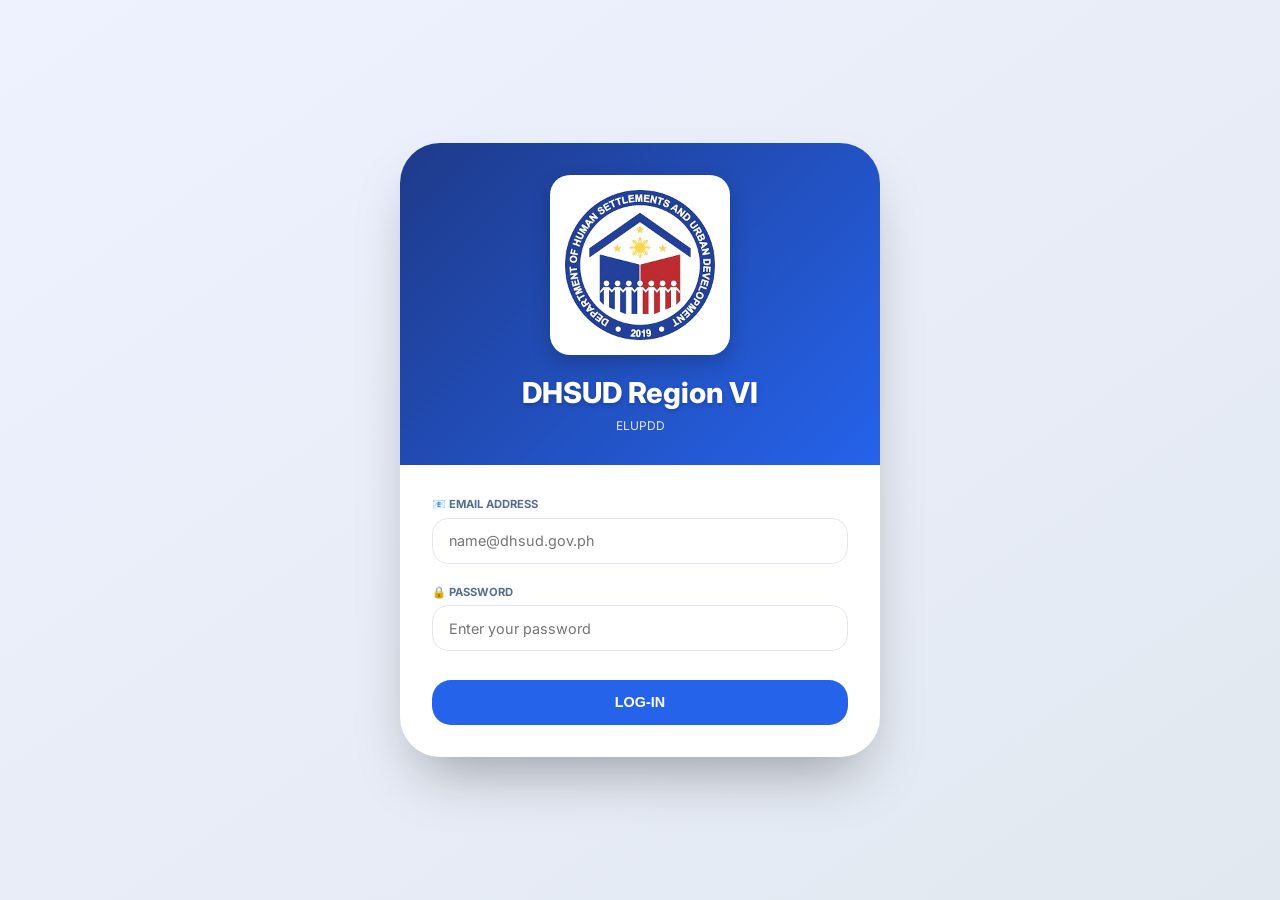
<file: login.html>
<!DOCTYPE html>
<html lang="en">
<head>
    <meta charset="UTF-8">
    <meta name="viewport" content="width=device-width, initial-scale=1.0, user-scalable=yes">
    <title>DHSUD Region VI - Login (Blue)</title>
    <link href="https://fonts.googleapis.com/css2?family=Inter:opsz,wght@14..32,300;400;500;600;700;800&display=swap" rel="stylesheet">
    <style>
        * { margin: 0; padding: 0; box-sizing: border-box; }
        body {
            font-family: 'Inter', sans-serif;
            background: linear-gradient(145deg, #eef2ff 0%, #e2e8f0 100%);
            min-height: 100vh;
            display: flex;
            align-items: center;
            justify-content: center;
            padding: 1.5rem;
        }
        .login-wrapper {
            max-width: 480px;
            width: 100%;
            background: white;
            border-radius: 2.5rem;
            box-shadow: 0 30px 60px -20px rgba(0,0,0,0.35);
            overflow: hidden;
        }
        .brand-section {
            background: linear-gradient(135deg, #1e3a8a 0%, #2563eb 100%);
            padding: 2rem;
            text-align: center;
        }
        .logo-text { font-size: 1.8rem; font-weight: 800; color: white; text-shadow: 0 2px 4px rgba(0,0,0,0.2); }
        .tagline { font-size: 0.75rem; color: rgba(255,255,255,0.85); margin-top: 0.5rem; }
        .form-container { padding: 2rem; }
        .input-group { margin-bottom: 1.3rem; }
        .input-label { display: block; font-size: 0.7rem; font-weight: 700; text-transform: uppercase; color: #54708f; margin-bottom: 0.4rem; }
        .input-field {
            width: 100%; padding: 0.85rem 1rem; border: 1.5px solid #e2e8f0; border-radius: 1rem;
            font-size: 0.9rem; font-family: 'Inter', sans-serif; transition: all 0.2s;
        }
        .input-field:focus { outline: none; border-color: #2563eb; box-shadow: 0 0 0 3px rgba(37,99,235,0.1); }
        .submit-btn {
            width: 100%; padding: 0.9rem; background: #2563eb; color: white; border: none;
            border-radius: 1.2rem; font-weight: 700; font-size: 0.9rem; cursor: pointer;
            transition: all 0.2s; margin-top: 0.5rem;
        }
        .submit-btn:hover { background: #1d4ed8; transform: translateY(-1px); }
        .submit-btn:disabled { background: #94a3b8; cursor: not-allowed; }
        .toast {
            position: fixed; bottom: 2rem; left: 50%; transform: translateX(-50%);
            background: #1e293b; color: white; padding: 0.7rem 1.4rem; border-radius: 2rem;
            font-size: 0.8rem; z-index: 1000;
        }
        .toast.success { background: #166534; }
        .toast.error { background: #b91c1c; }
        
        /* Logo styles - large and visible */
        .logo-wrapper {
            text-align: center;
        }

        .brand-logo {
            width: 180px;
            height: auto;
            margin-bottom: 1rem;
            background: white;
            border-radius: 20px;
            padding: 15px;
            box-shadow: 0 8px 20px rgba(0, 0, 0, 0.2);
            transition: transform 0.3s ease;
            display: inline-block;
        }

        .brand-logo:hover {
            transform: scale(1.05);
        }
    </style>
</head>
<body>
<div class="login-wrapper">
    <div class="brand-section">
        <div class="logo-wrapper">
            <img src="img/DHSUD_LOGO.png" alt="DHSUD Logo" class="brand-logo">
            <div class="logo-text">DHSUD Region VI</div>
            <div class="tagline">ELUPDD </div>
        </div>
    </div>
    <div class="form-container">
        <form id="loginForm" onsubmit="return handleLogin(event)">
            <div class="input-group">
                <label class="input-label">📧 Email Address</label>
                <input type="email" id="loginEmail" class="input-field" placeholder="name@dhsud.gov.ph" required>
            </div>
            <div class="input-group">
                <label class="input-label">🔒 Password</label>
                <input type="password" id="loginPassword" class="input-field" placeholder="Enter your password" required>
            </div>
            <button type="submit" id="loginBtn" class="submit-btn"> LOG-IN</button>
        </form>
    </div>
</div>
<script>const GOOGLE_SCRIPT_URL="https://script.google.com/macros/s/AKfycbwo4bJ6qkDy7HkB4IMRu4y1E0JKHgSF9IZFilJbjeNNUdYkIfg-iv7AuZB3p6vd9Q/exec";function showToast(message,type){const e=document.querySelector(".toast");if(e)e.remove();const t=document.createElement("div");t.className=`toast ${type}`;t.innerHTML=message;document.body.appendChild(t);setTimeout(()=>t.remove(),3000);}function encodePassword(p){return btoa(p);}async function handleLogin(e){e.preventDefault();const email=document.getElementById("loginEmail").value.trim().toLowerCase();const password=document.getElementById("loginPassword").value;const btn=document.getElementById("loginBtn");btn.disabled=true;btn.innerHTML="⏳ Authenticating...";try{const resp=await fetch(`${GOOGLE_SCRIPT_URL}?action=get&data_type=users&_=${Date.now()}`);const users=await resp.json();const user=users.find(u=>u.email?.toLowerCase()===email);if(!user){showToast("Account not found.","error");btn.disabled=false;btn.innerHTML="→ Access Dashboard";return false;}const encoded=encodePassword(password);if(user.password===encoded){const session={userId:user.id,email:user.email,fullName:user.fullName,office:user.office||"ELUPDD",role:user.role||"viewer",loggedInAt:new Date().toISOString()};localStorage.setItem("dhsud_session",JSON.stringify(session));showToast(`Welcome ${user.fullName}!`,"success");setTimeout(()=>{window.location.href="index.html";},1000);}else{showToast("Invalid password.","error");btn.disabled=false;btn.innerHTML="→ Access Dashboard";}}catch(err){showToast("Connection error. Please try again.","error");btn.disabled=false;btn.innerHTML="→ Access Dashboard";}return false;}const session=localStorage.getItem("dhsud_session");if(session){try{const s=JSON.parse(session);const diff=(new Date()-new Date(s.loggedInAt))/(1000*60*60);if(diff<12)window.location.href="index.html";}catch(e){}}window.handleLogin=handleLogin;</script>
</body>
</html>
</file>
